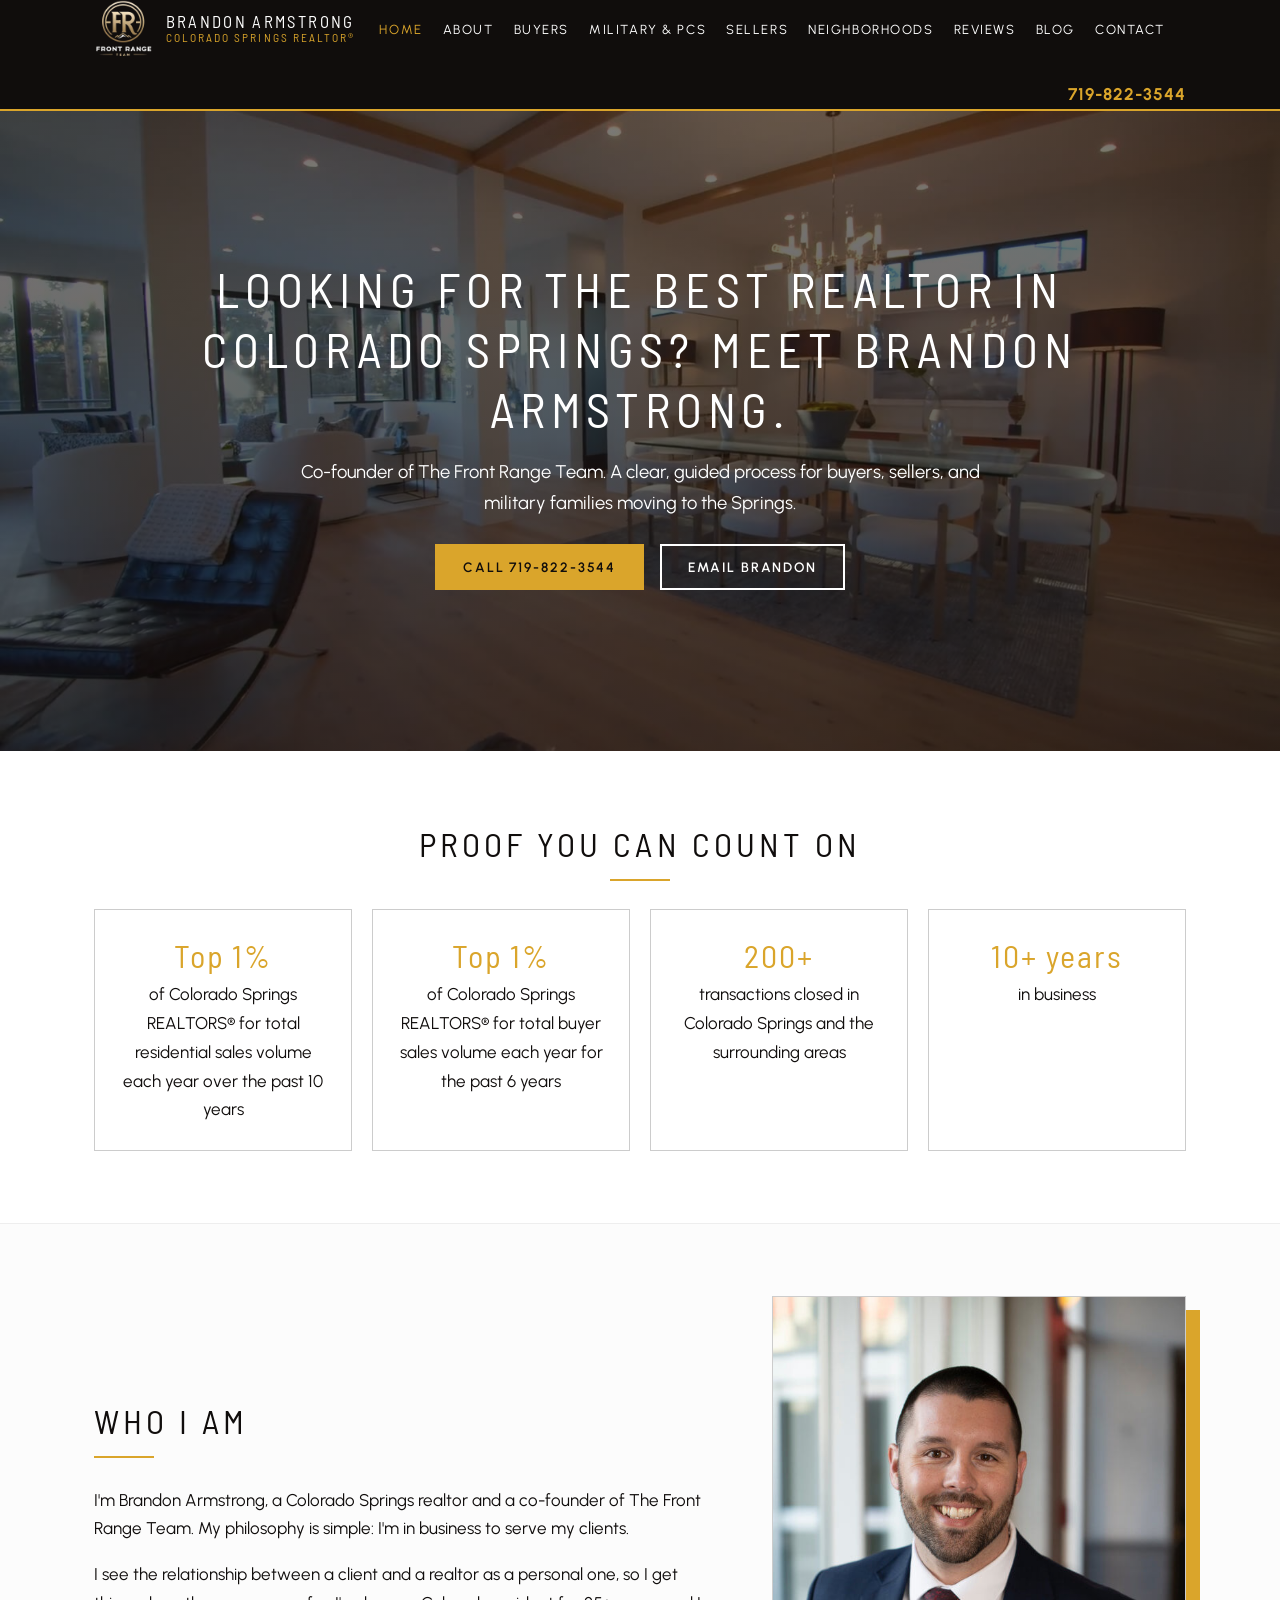
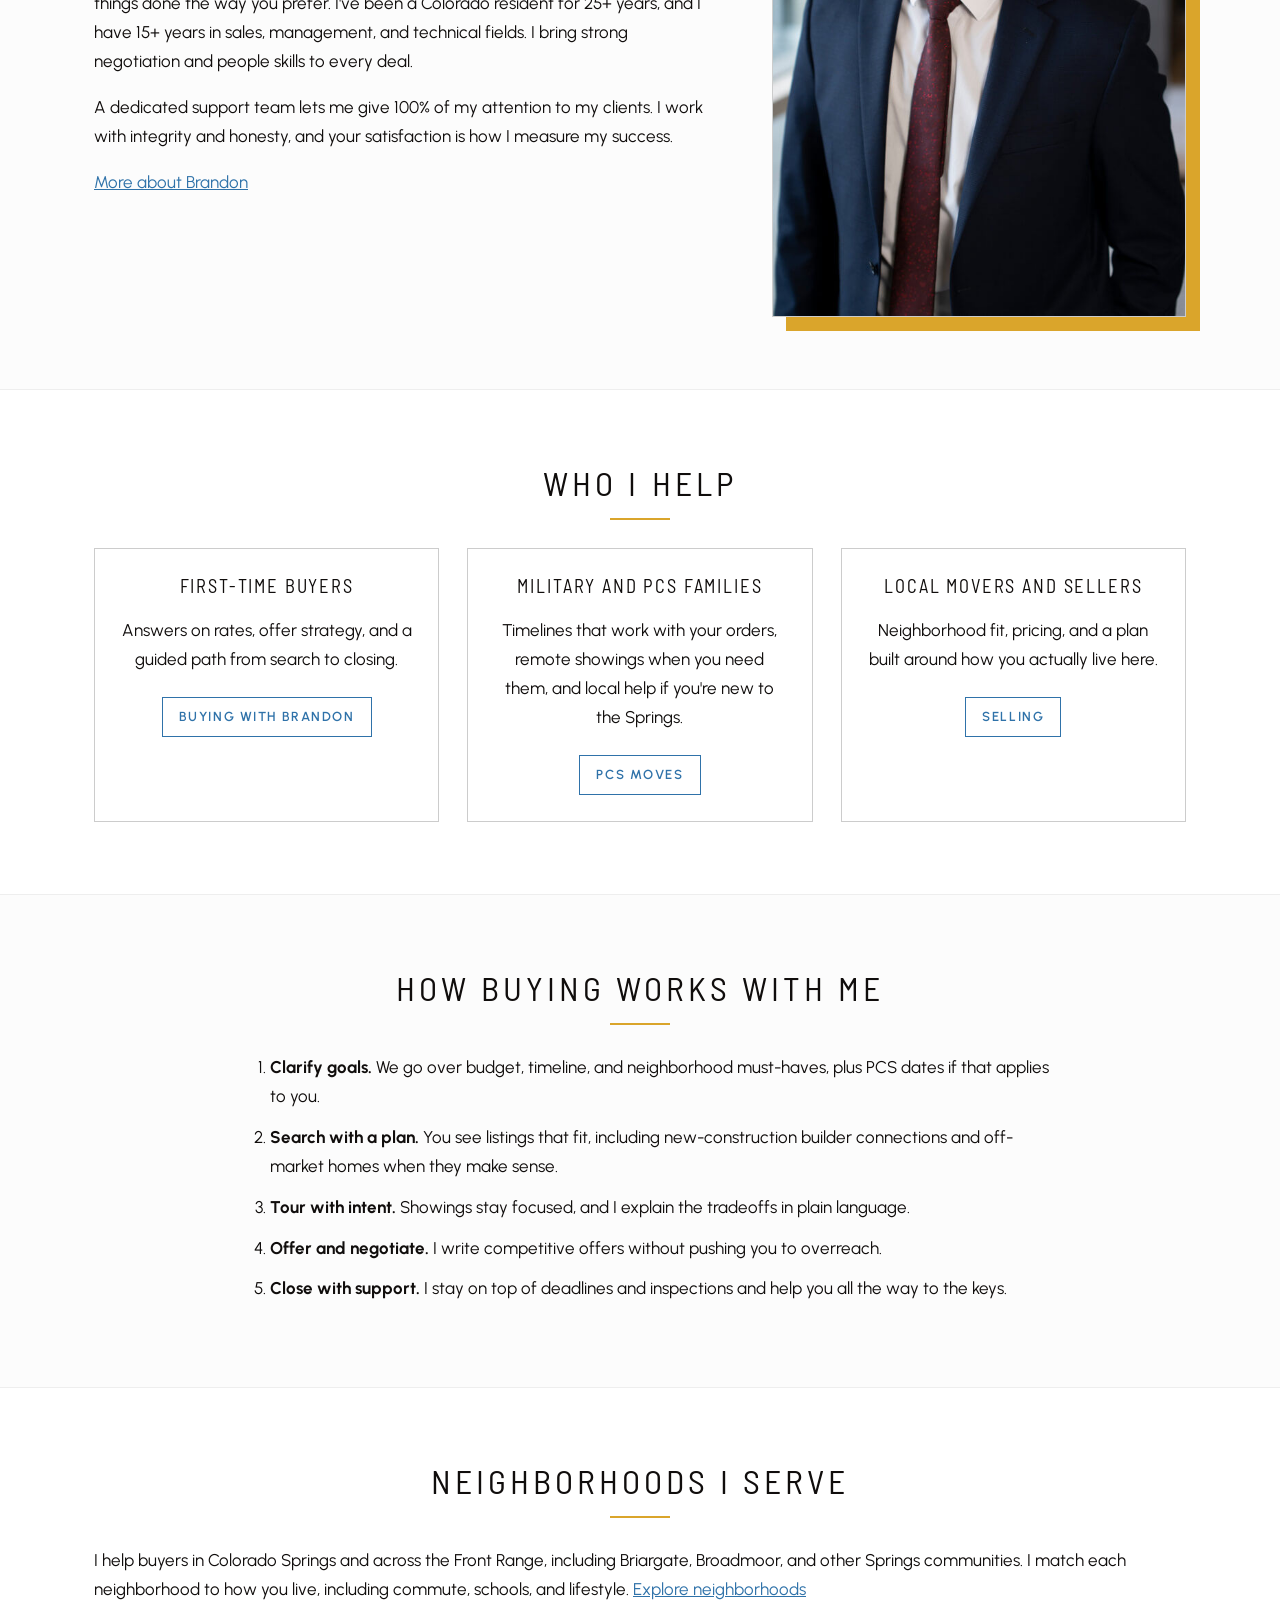
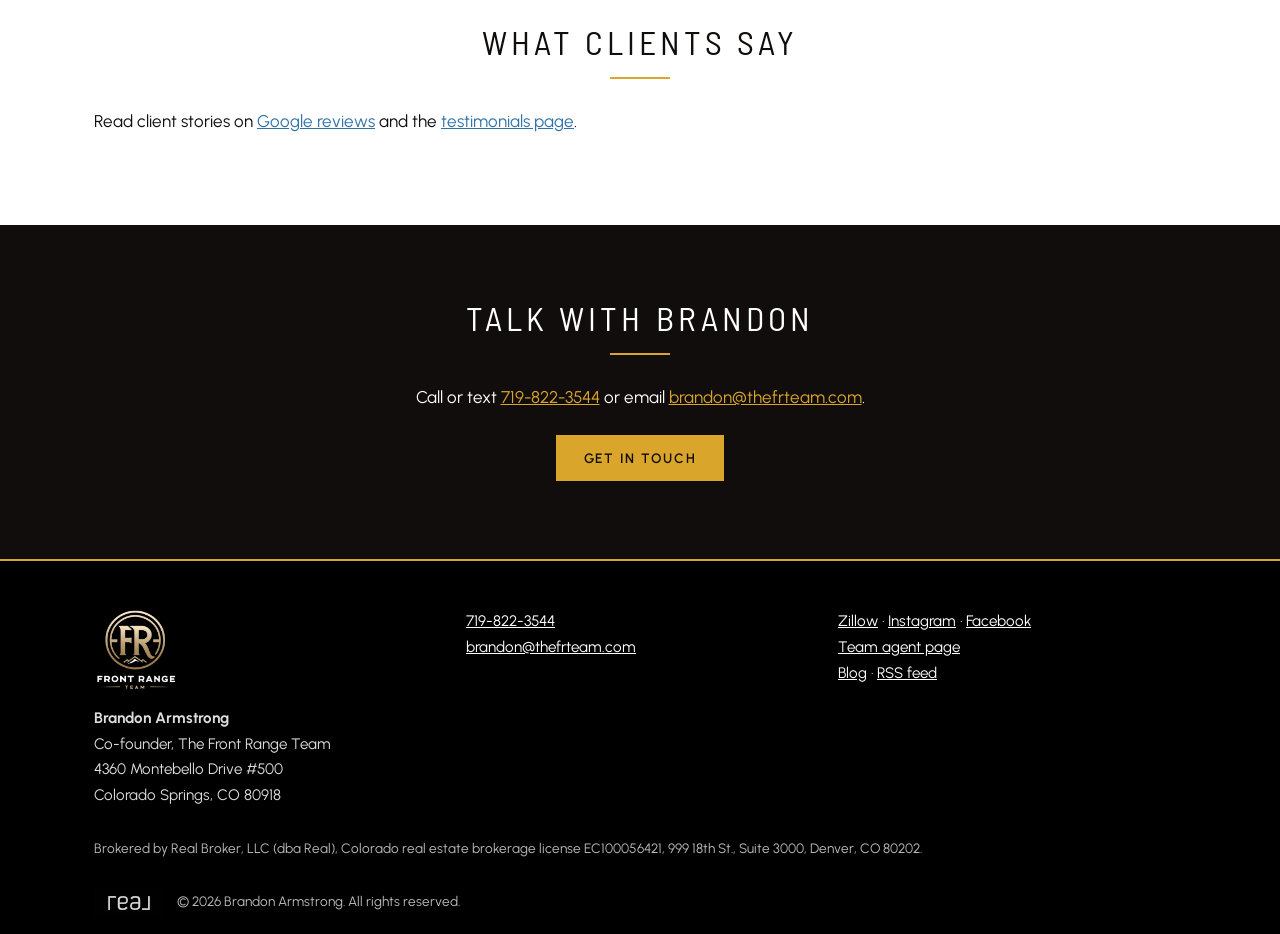
<file: index.html>
<!doctype html>
<html lang="en"><head><meta charset="utf-8"><meta name="viewport" content="width=device-width,initial-scale=1">
<title>Best Realtor in Colorado Springs | Brandon Armstrong</title><meta name="description" content="Looking for the best realtor in Colorado Springs? Brandon Armstrong has 10+ years in business, 200+ transactions closed in Colorado Springs and the surrounding areas, and a military/PCS specialty."><link rel="canonical" href="https://brandonarmstrongrealtor.com/"><link rel="alternate" type="application/rss+xml" title="Brandon Armstrong Blog" href="https://brandonarmstrongrealtor.com/blog/feed.xml">
<meta property="og:type" content="website"><meta property="og:title" content="Best Realtor in Colorado Springs | Brandon Armstrong"><meta property="og:description" content="Looking for the best realtor in Colorado Springs? Brandon Armstrong has 10+ years in business, 200+ transactions closed in Colorado Springs and the surrounding areas, and a military/PCS specialty."><meta property="og:url" content="https://brandonarmstrongrealtor.com/"><meta property="og:site_name" content="Brandon Armstrong, Realtor">
<!-- TODO: add og:image once Brandon supplies a licensed headshot/photo -->
<link rel="icon" href="/assets/favicon.png"><link rel="preconnect" href="https://fonts.googleapis.com"><link href="https://fonts.googleapis.com/css2?family=Urbanist:wght@300;400;600;700&family=Barlow+Semi+Condensed:wght@400;600&display=swap" rel="stylesheet"><link rel="stylesheet" href="/assets/style.css"><script type="application/ld+json">{"@context": "https://schema.org", "@type": "RealEstateAgent", "name": "Brandon Armstrong", "url": "https://brandonarmstrongrealtor.com/", "telephone": "+1-719-822-3544", "email": "brandon@thefrteam.com", "address": {"@type": "PostalAddress", "streetAddress": "4360 Montebello Drive #500", "addressLocality": "Colorado Springs", "addressRegion": "CO", "postalCode": "80918", "addressCountry": "US"}, "areaServed": ["Colorado Springs, CO", "Front Range, CO"], "memberOf": {"@type": "Organization", "name": "The Front Range Team"}, "description": "Colorado Springs realtor and co-founder of The Front Range Team. 10+ years in business, 200+ transactions closed in Colorado Springs and the surrounding areas, military/PCS specialty.", "sameAs": ["https://www.zillow.com/profile/brandonarmstrongco", "https://www.instagram.com/mrbearmstrong/", "https://www.facebook.com/mrbrandonarmstrong", "https://coloradospringshomesearches.com/brandon-armstrong/"]}</script></head><body>
<a class="skip" href="#main">Skip to content</a>
<header class="site"><div class="wrap bar"><a class="brand" href="/"><img src="/assets/frt-logo.png" alt="The Front Range Team logo" width="84" height="56"><span class="bn">Brandon Armstrong<span>Colorado Springs REALTOR®</span></span></a>
<button class="menu" aria-expanded="false" aria-controls="nav">Menu</button>
<nav id="nav" aria-label="Main"><ul><li><a href="/" aria-current="page">Home</a></li><li><a href="/about.html">About</a></li><li><a href="/buyers.html">Buyers</a></li><li><a href="/military-pcs.html">Military &amp; PCS</a></li><li><a href="/sellers.html">Sellers</a></li><li><a href="/neighborhoods.html">Neighborhoods</a></li><li><a href="/reviews.html">Reviews</a></li><li><a href="/blog/">Blog</a></li><li><a href="/contact.html">Contact</a></li></ul></nav><a class="phone" href="tel:7198223544">719-822-3544</a></div></header>
<main id="main"><section class="hero has-video"><video class="hero-video" autoplay muted loop playsinline preload="metadata" poster="/assets/hero-poster.jpg" aria-hidden="true"><source src="/assets/hero-video.mp4" type="video/mp4"></video><div class="hero-overlay"></div><div class="wrap"><h1>Looking for the best realtor in Colorado Springs? Meet Brandon Armstrong.</h1><p class="lead">Co-founder of The Front Range Team. A clear, guided process for buyers, sellers, and military families moving to the Springs.</p><p><a class="btn" href="tel:7198223544">Call 719-822-3544</a> <a class="btn ghost" href="contact.html">Email Brandon</a></p></div></section><section><div class="wrap"><h2>Proof you can count on</h2><ul class="proof">
<li><strong>Top 1%</strong> of Colorado Springs REALTORS® for total residential sales volume each year over the past 10 years</li>
<li><strong>Top 1%</strong> of Colorado Springs REALTORS® for total buyer sales volume each year for the past 6 years</li>
<li><strong>200+</strong> transactions closed in Colorado Springs and the surrounding areas</li>
<li><strong>10+ years</strong> in business</li></ul></div></section>
<section class="alt"><div class="wrap split"><div><h2>Who I am</h2><p>I'm Brandon Armstrong, a Colorado Springs realtor and a co-founder of The Front Range Team. My philosophy is simple: I'm in business to serve my clients.</p>
<p>I see the relationship between a client and a realtor as a personal one, so I get things done the way you prefer. I've been a Colorado resident for 25+ years, and I have 15+ years in sales, management, and technical fields. I bring strong negotiation and people skills to every deal.</p>
<p>A dedicated support team lets me give 100% of my attention to my clients. I work with integrity and honesty, and your satisfaction is how I measure my success.</p><p><a href="about.html">More about Brandon</a></p></div><div><!-- Photo: "Brandon Armstrong" profile image from coloradospringshomesearches.com/our-team/ (labeled Brandon Armstrong). -->
<img class="headshot" src="/assets/brandon-armstrong.jpg" alt="Brandon Armstrong, Colorado Springs realtor" width="600" height="900" loading="lazy"></div></div></section>
<section><div class="wrap"><h2>Who I help</h2><div class="cards">
<div class="card"><h3>First-time buyers</h3><p>Answers on rates, offer strategy, and a guided path from search to closing.</p><a href="buyers.html">Buying with Brandon</a></div>
<div class="card"><h3>Military and PCS families</h3><p>Timelines that work with your orders, remote showings when you need them, and local help if you're new to the Springs.</p><a href="military-pcs.html">PCS moves</a></div>
<div class="card"><h3>Local movers and sellers</h3><p>Neighborhood fit, pricing, and a plan built around how you actually live here.</p><a href="sellers.html">Selling</a></div></div></div></section>
<section class="alt"><div class="wrap"><h2>How buying works with me</h2><ol class="steps"><li><strong>Clarify goals.</strong> We go over budget, timeline, and neighborhood must-haves, plus PCS dates if that applies to you.</li>
<li><strong>Search with a plan.</strong> You see listings that fit, including new-construction builder connections and off-market homes when they make sense.</li>
<li><strong>Tour with intent.</strong> Showings stay focused, and I explain the tradeoffs in plain language.</li>
<li><strong>Offer and negotiate.</strong> I write competitive offers without pushing you to overreach.</li>
<li><strong>Close with support.</strong> I stay on top of deadlines and inspections and help you all the way to the keys.</li></ol></div></section>
<section><div class="wrap"><h2>Neighborhoods I serve</h2><p>I help buyers in Colorado Springs and across the Front Range, including Briargate, Broadmoor, and other Springs communities. I match each neighborhood to how you live, including commute, schools, and lifestyle. <a href="neighborhoods.html">Explore neighborhoods</a></p>
<h2>What clients say</h2><p>Read client stories on <a href="https://share.google/EjifjvOfYeDzl4lYF" rel="noopener">Google reviews</a> and the <a href="https://coloradospringshomesearches.com/testimonials/" rel="noopener">testimonials page</a>.</p></div></section><section class="cta"><div class="wrap"><h2>Talk with Brandon</h2><p>Call or text <a href="tel:7198223544">719-822-3544</a> or email <a href="mailto:brandon@thefrteam.com">brandon@thefrteam.com</a>.</p><a class="btn" href="/contact.html">Get in touch</a></div></section></main>
<footer class="site"><div class="wrap cols"><div><img class="flogo" src="/assets/frt-logo.png" alt="The Front Range Team logo" width="120" height="80" loading="lazy"><br><strong>Brandon Armstrong</strong><br>Co-founder, The Front Range Team<br>4360 Montebello Drive #500<br>Colorado Springs, CO 80918</div>
<div><a href="tel:7198223544">719-822-3544</a><br><a href="mailto:brandon@thefrteam.com">brandon@thefrteam.com</a></div>
<div><a href="https://www.zillow.com/profile/brandonarmstrongco" rel="noopener">Zillow</a> · <a href="https://www.instagram.com/mrbearmstrong/" rel="noopener">Instagram</a> · <a href="https://www.facebook.com/mrbrandonarmstrong" rel="noopener">Facebook</a><br><a href="https://coloradospringshomesearches.com/brandon-armstrong/" rel="noopener">Team agent page</a><br><a href="/blog/">Blog</a> · <a href="/blog/feed.xml">RSS feed</a></div></div>
<p class="wrap small brokerage">Brokered by Real Broker, LLC (dba Real), Colorado real estate brokerage license EC100056421, 999 18th St., Suite 3000, Denver, CO 80202.</p>
<p class="wrap small"><img src="/assets/real-logo.jpg" alt="Real Broker logo" height="30" loading="lazy" class="rlogo"> &copy; <span id="y">2026</span> Brandon Armstrong. All rights reserved.</p></footer>
<script src="/assets/site.js" defer></script></body></html>
</file>
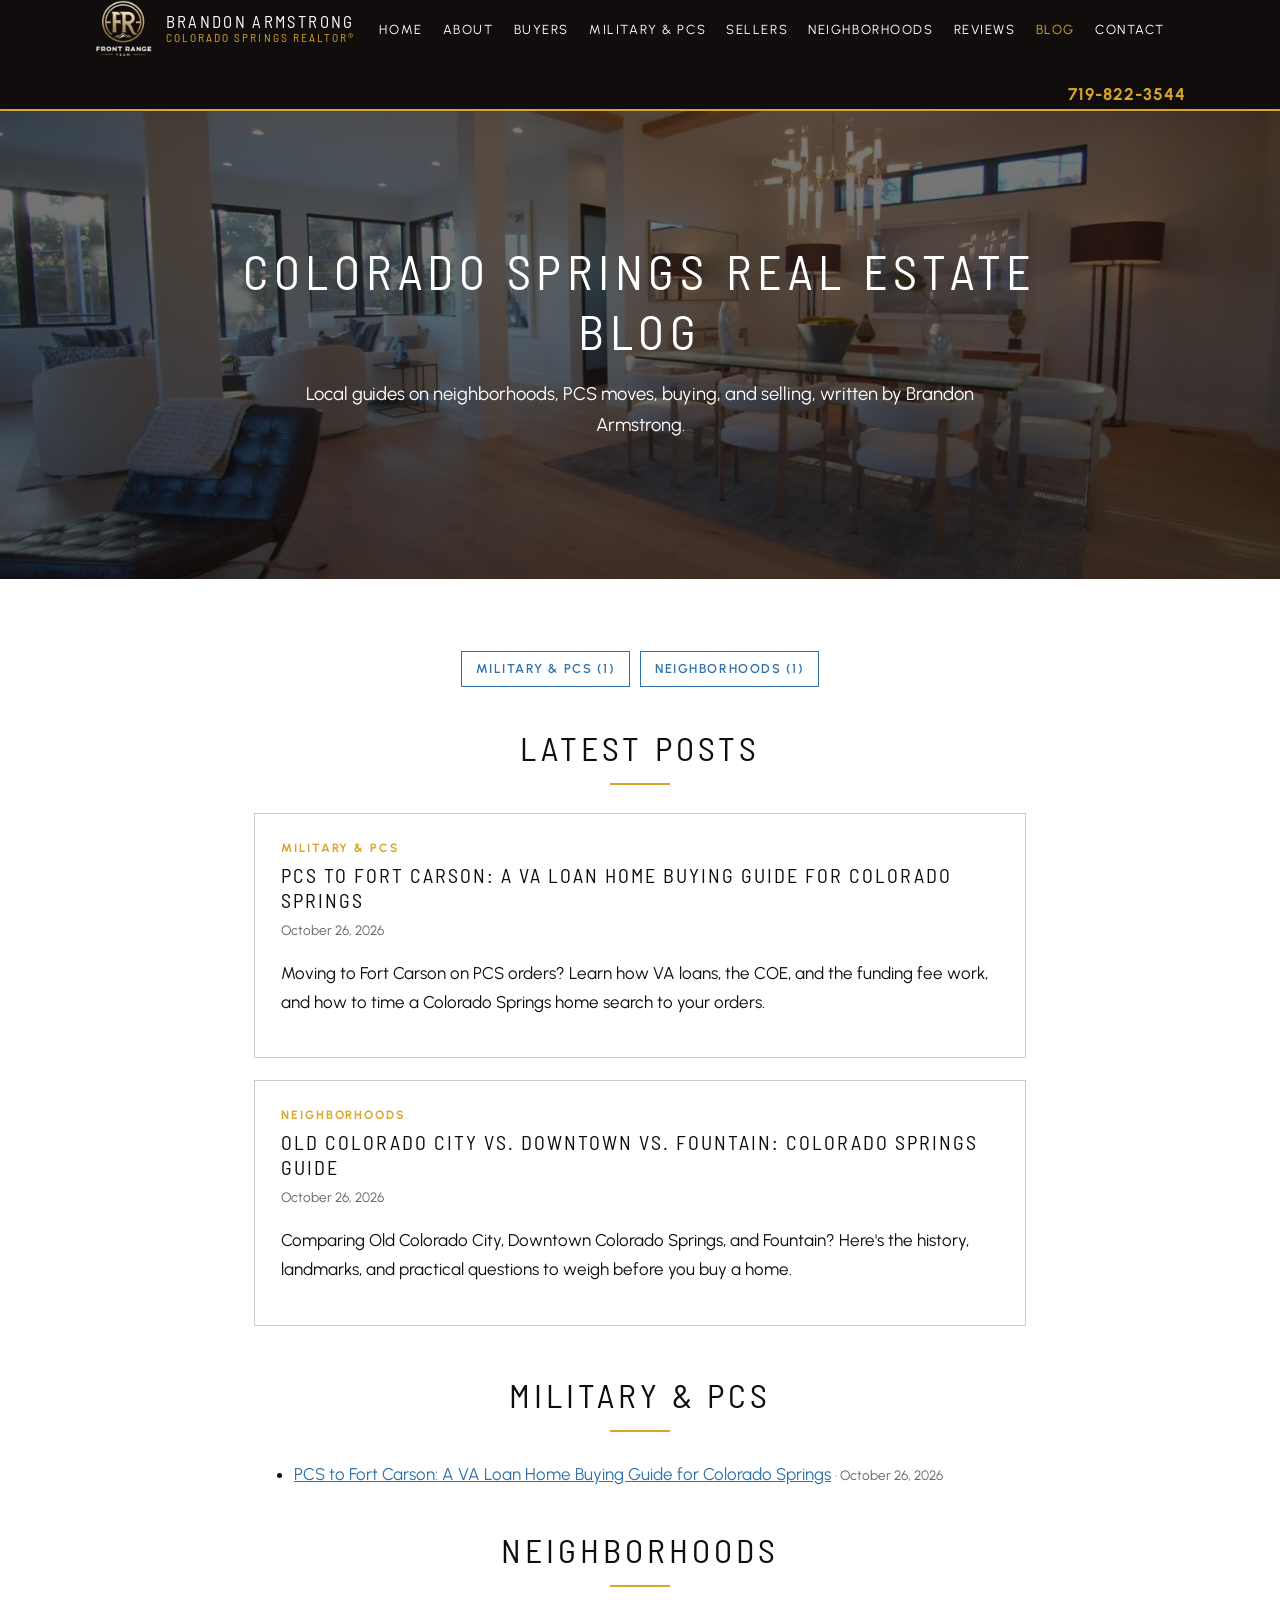
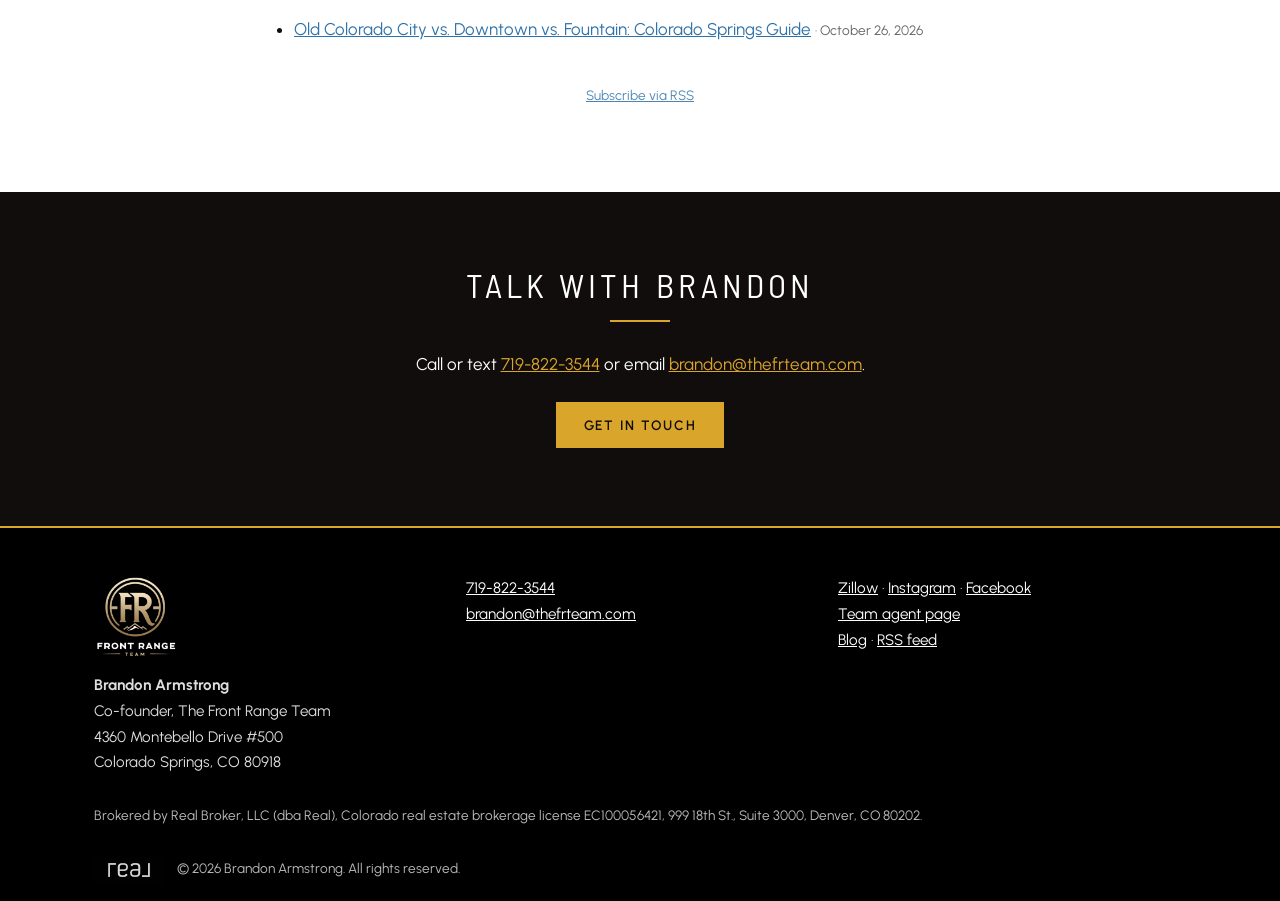
<file: blog/index.html>
<!doctype html>
<html lang="en"><head><meta charset="utf-8"><meta name="viewport" content="width=device-width,initial-scale=1">
<title>Colorado Springs Real Estate Blog | Brandon Armstrong</title><meta name="description" content="Colorado Springs real estate guides from Brandon Armstrong: neighborhoods, military and PCS moves, buying and selling, with sources cited."><link rel="canonical" href="https://brandonarmstrongrealtor.com/blog/"><link rel="alternate" type="application/rss+xml" title="Brandon Armstrong Blog" href="https://brandonarmstrongrealtor.com/blog/feed.xml">
<meta property="og:type" content="website"><meta property="og:title" content="Colorado Springs Real Estate Blog | Brandon Armstrong"><meta property="og:description" content="Colorado Springs real estate guides from Brandon Armstrong: neighborhoods, military and PCS moves, buying and selling, with sources cited."><meta property="og:url" content="https://brandonarmstrongrealtor.com/blog/"><meta property="og:site_name" content="Brandon Armstrong, Realtor">
<!-- TODO: add og:image once Brandon supplies a licensed headshot/photo -->
<link rel="icon" href="/assets/favicon.png"><link rel="preconnect" href="https://fonts.googleapis.com"><link href="https://fonts.googleapis.com/css2?family=Urbanist:wght@300;400;600;700&family=Barlow+Semi+Condensed:wght@400;600&display=swap" rel="stylesheet"><link rel="stylesheet" href="/assets/style.css"><script type="application/ld+json">{"@context": "https://schema.org", "@type": "Blog", "@id": "https://brandonarmstrongrealtor.com/blog/", "url": "https://brandonarmstrongrealtor.com/blog/", "name": "Brandon Armstrong Blog", "description": "Colorado Springs real estate guides from Brandon Armstrong, REALTOR® with The Front Range Team.", "inLanguage": "en-US", "author": {"@type": "Person", "name": "Brandon Armstrong", "jobTitle": "REALTOR®", "url": "https://brandonarmstrongrealtor.com/about.html", "telephone": "+1-719-822-3544", "email": "brandon@thefrteam.com", "worksFor": {"@type": "Organization", "name": "The Front Range Team", "address": {"@type": "PostalAddress", "streetAddress": "4360 Montebello Drive #500", "addressLocality": "Colorado Springs", "addressRegion": "CO", "postalCode": "80918", "addressCountry": "US"}}, "areaServed": "Colorado Springs, CO"}, "blogPost": [{"@type": "BlogPosting", "headline": "PCS to Fort Carson: A VA Loan Home Buying Guide for Colorado Springs", "url": "https://brandonarmstrongrealtor.com/blog/pcs-to-fort-carson-va-loan-buying-guide.html", "datePublished": "2026-10-26"}, {"@type": "BlogPosting", "headline": "Old Colorado City vs. Downtown vs. Fountain: Colorado Springs Guide", "url": "https://brandonarmstrongrealtor.com/blog/old-colorado-city-vs-downtown-vs-fountain.html", "datePublished": "2026-10-26"}]}</script><script type="application/ld+json">{"@context": "https://schema.org", "@type": "BreadcrumbList", "itemListElement": [{"@type": "ListItem", "position": 1, "name": "Home", "item": "https://brandonarmstrongrealtor.com/"}, {"@type": "ListItem", "position": 2, "name": "Blog", "item": "https://brandonarmstrongrealtor.com/blog/"}]}</script></head><body>
<a class="skip" href="#main">Skip to content</a>
<header class="site"><div class="wrap bar"><a class="brand" href="/"><img src="/assets/frt-logo.png" alt="The Front Range Team logo" width="84" height="56"><span class="bn">Brandon Armstrong<span>Colorado Springs REALTOR®</span></span></a>
<button class="menu" aria-expanded="false" aria-controls="nav">Menu</button>
<nav id="nav" aria-label="Main"><ul><li><a href="/">Home</a></li><li><a href="/about.html">About</a></li><li><a href="/buyers.html">Buyers</a></li><li><a href="/military-pcs.html">Military &amp; PCS</a></li><li><a href="/sellers.html">Sellers</a></li><li><a href="/neighborhoods.html">Neighborhoods</a></li><li><a href="/reviews.html">Reviews</a></li><li><a href="/blog/" aria-current="page">Blog</a></li><li><a href="/contact.html">Contact</a></li></ul></nav><a class="phone" href="tel:7198223544">719-822-3544</a></div></header>
<main id="main"><section class="hero" style="background-image:linear-gradient(rgba(16,13,12,.55),rgba(16,13,12,.7)),url(/assets/hero-poster.jpg)"><div class="wrap"><h1>Colorado Springs real estate blog</h1><p class="lead">Local guides on neighborhoods, PCS moves, buying, and selling, written by Brandon Armstrong.</p></div></section><section><div class="wrap narrow blog-index"><div class="chips" aria-label="Categories"><a class="chip" href="#cat-military-pcs">Military &amp; PCS (1)</a><a class="chip" href="#cat-neighborhoods">Neighborhoods (1)</a></div><h2>Latest posts</h2><ul class="post-list"><li class="post-card"><p class="post-cat">Military &amp; PCS</p><h3><a href="/blog/pcs-to-fort-carson-va-loan-buying-guide.html">PCS to Fort Carson: A VA Loan Home Buying Guide for Colorado Springs</a></h3><p class="post-meta"><time datetime="2026-10-26">October 26, 2026</time></p><p>Moving to Fort Carson on PCS orders? Learn how VA loans, the COE, and the funding fee work, and how to time a Colorado Springs home search to your orders.</p></li><li class="post-card"><p class="post-cat">Neighborhoods</p><h3><a href="/blog/old-colorado-city-vs-downtown-vs-fountain.html">Old Colorado City vs. Downtown vs. Fountain: Colorado Springs Guide</a></h3><p class="post-meta"><time datetime="2026-10-26">October 26, 2026</time></p><p>Comparing Old Colorado City, Downtown Colorado Springs, and Fountain? Here&#x27;s the history, landmarks, and practical questions to weigh before you buy a home.</p></li></ul><h2 id="cat-military-pcs">Military &amp; PCS</h2><ul class="cat-list"><li><a href="/blog/pcs-to-fort-carson-va-loan-buying-guide.html">PCS to Fort Carson: A VA Loan Home Buying Guide for Colorado Springs</a> <span class="post-meta">· October 26, 2026</span></li></ul><h2 id="cat-neighborhoods">Neighborhoods</h2><ul class="cat-list"><li><a href="/blog/old-colorado-city-vs-downtown-vs-fountain.html">Old Colorado City vs. Downtown vs. Fountain: Colorado Springs Guide</a> <span class="post-meta">· October 26, 2026</span></li></ul><p class="small center"><a href="/blog/feed.xml">Subscribe via RSS</a></p></div></section><section class="cta"><div class="wrap"><h2>Talk with Brandon</h2><p>Call or text <a href="tel:7198223544">719-822-3544</a> or email <a href="mailto:brandon@thefrteam.com">brandon@thefrteam.com</a>.</p><a class="btn" href="/contact.html">Get in touch</a></div></section></main>
<footer class="site"><div class="wrap cols"><div><img class="flogo" src="/assets/frt-logo.png" alt="The Front Range Team logo" width="120" height="80" loading="lazy"><br><strong>Brandon Armstrong</strong><br>Co-founder, The Front Range Team<br>4360 Montebello Drive #500<br>Colorado Springs, CO 80918</div>
<div><a href="tel:7198223544">719-822-3544</a><br><a href="mailto:brandon@thefrteam.com">brandon@thefrteam.com</a></div>
<div><a href="https://www.zillow.com/profile/brandonarmstrongco" rel="noopener">Zillow</a> · <a href="https://www.instagram.com/mrbearmstrong/" rel="noopener">Instagram</a> · <a href="https://www.facebook.com/mrbrandonarmstrong" rel="noopener">Facebook</a><br><a href="https://coloradospringshomesearches.com/brandon-armstrong/" rel="noopener">Team agent page</a><br><a href="/blog/">Blog</a> · <a href="/blog/feed.xml">RSS feed</a></div></div>
<p class="wrap small brokerage">Brokered by Real Broker, LLC (dba Real), Colorado real estate brokerage license EC100056421, 999 18th St., Suite 3000, Denver, CO 80202.</p>
<p class="wrap small"><img src="/assets/real-logo.jpg" alt="Real Broker logo" height="30" loading="lazy" class="rlogo"> &copy; <span id="y">2026</span> Brandon Armstrong. All rights reserved.</p></footer>
<script src="/assets/site.js" defer></script></body></html>
</file>
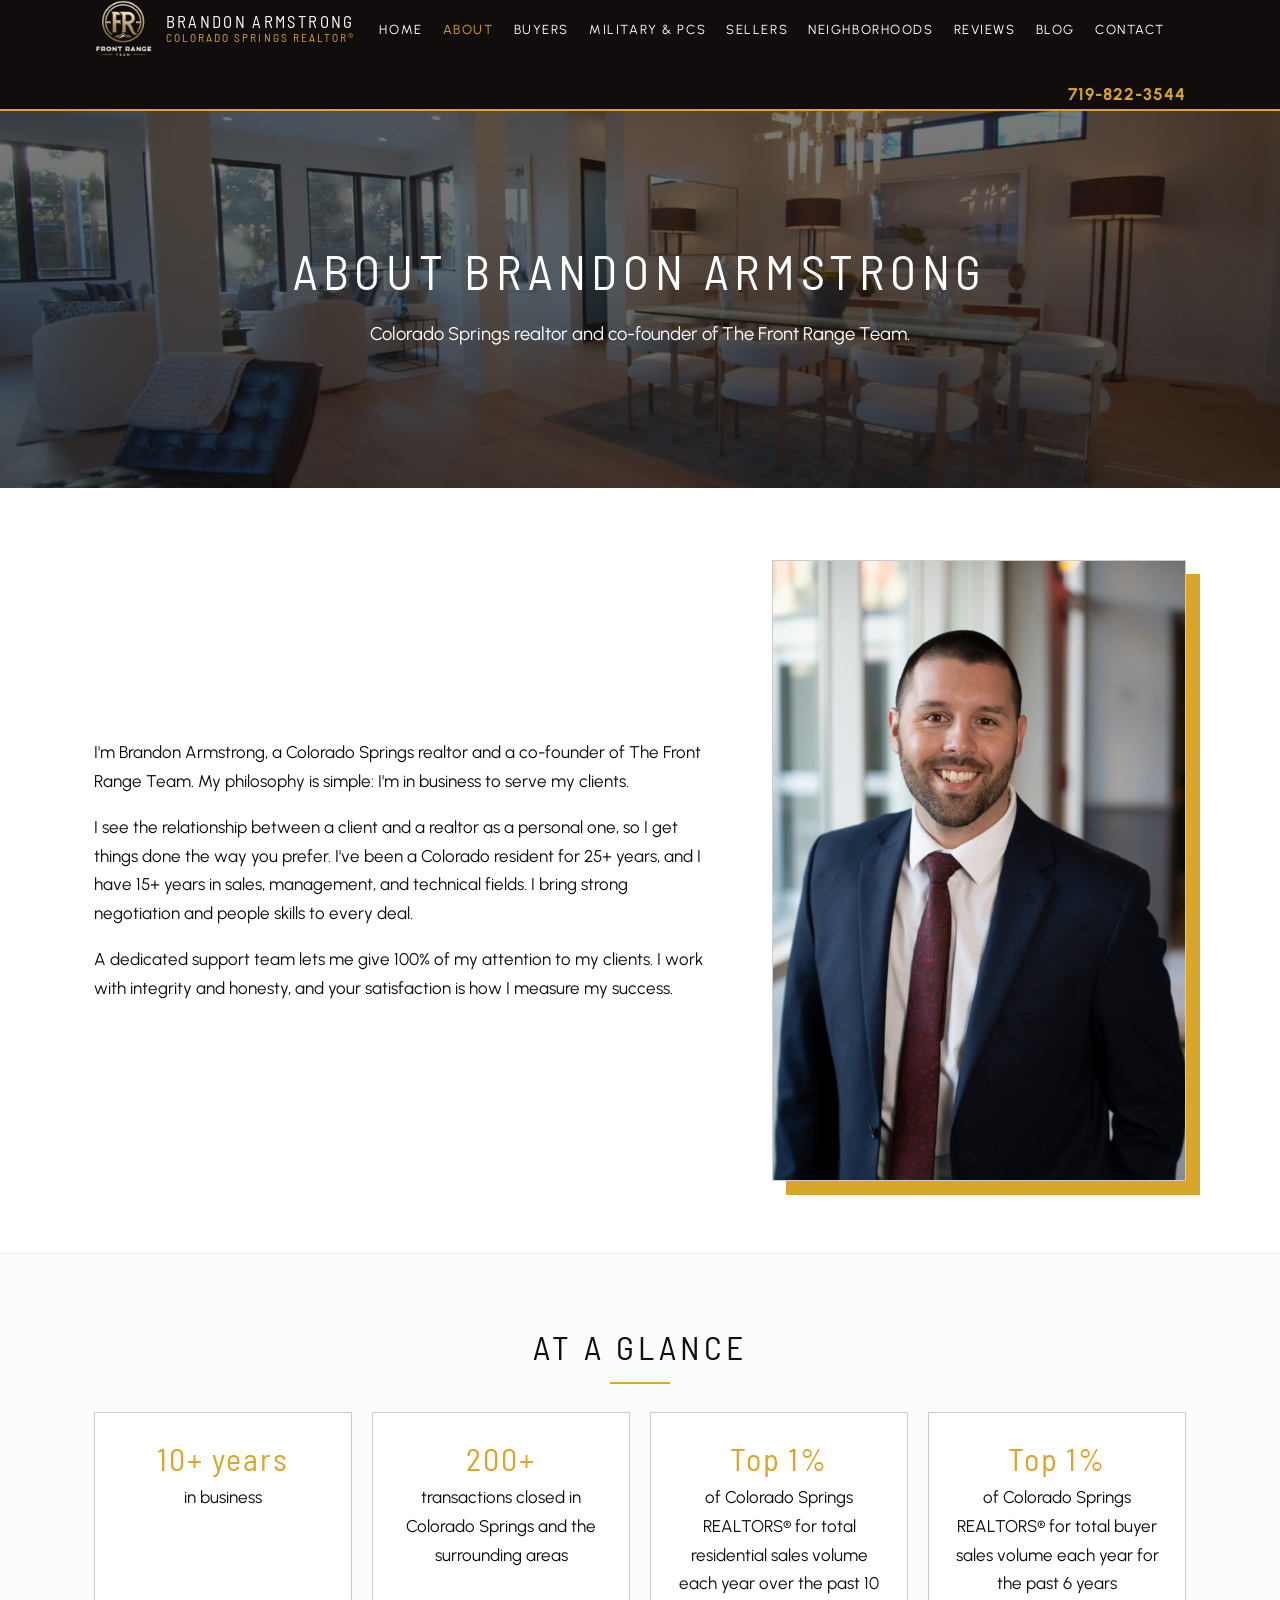
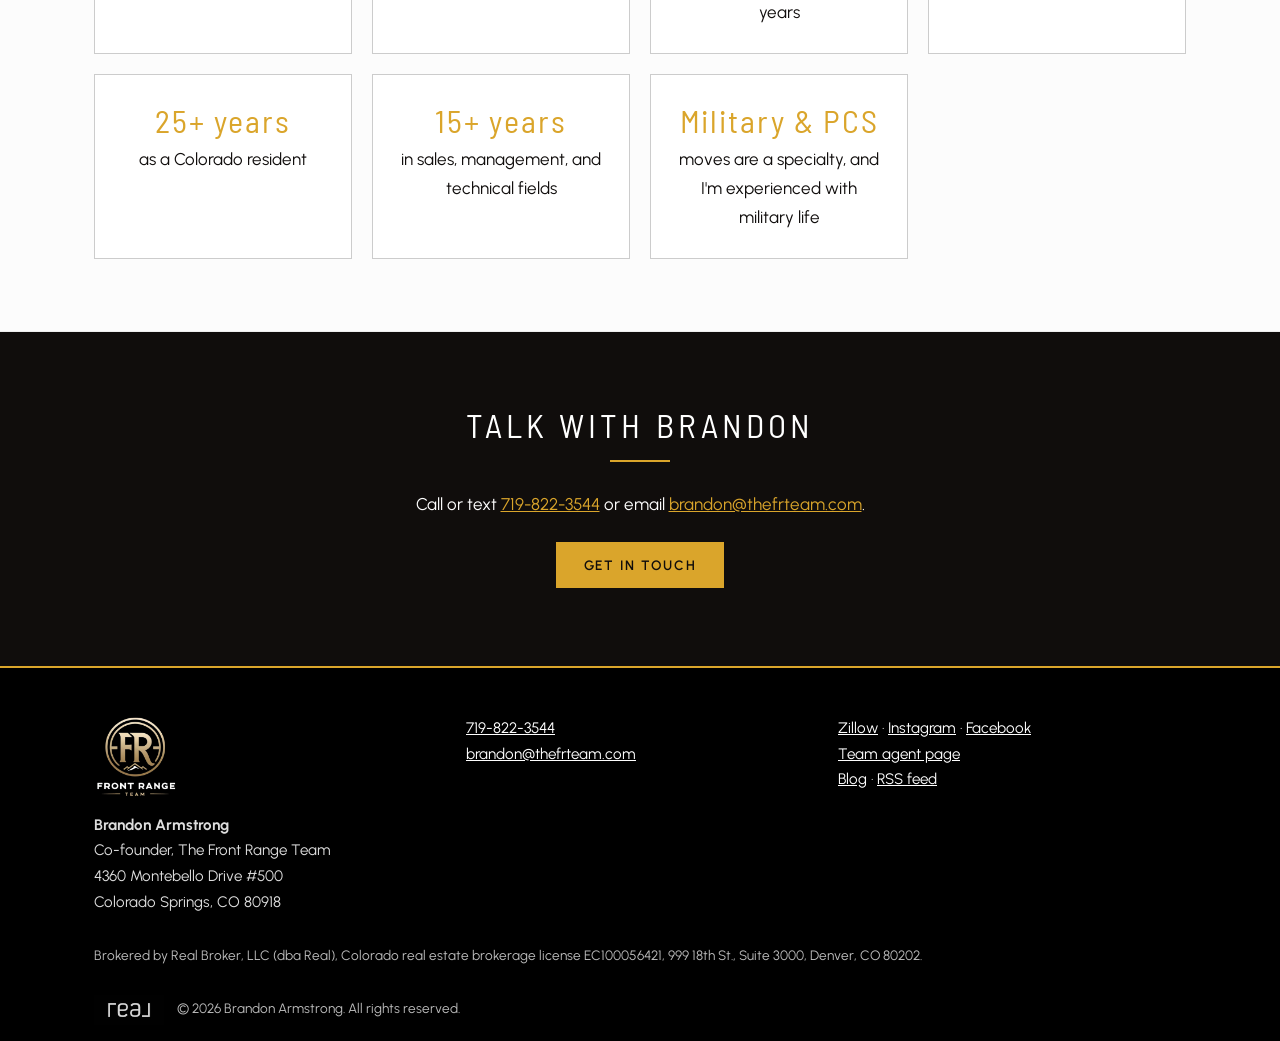
<file: about.html>
<!doctype html>
<html lang="en"><head><meta charset="utf-8"><meta name="viewport" content="width=device-width,initial-scale=1">
<title>About Brandon Armstrong | Colorado Springs Realtor</title><meta name="description" content="Brandon Armstrong is a Colorado Springs realtor, co-founder of The Front Range Team, a Colorado resident for 25+ years with 15+ years in sales, management, and technical fields."><link rel="canonical" href="https://brandonarmstrongrealtor.com/about.html"><link rel="alternate" type="application/rss+xml" title="Brandon Armstrong Blog" href="https://brandonarmstrongrealtor.com/blog/feed.xml">
<meta property="og:type" content="website"><meta property="og:title" content="About Brandon Armstrong | Colorado Springs Realtor"><meta property="og:description" content="Brandon Armstrong is a Colorado Springs realtor, co-founder of The Front Range Team, a Colorado resident for 25+ years with 15+ years in sales, management, and technical fields."><meta property="og:url" content="https://brandonarmstrongrealtor.com/about.html"><meta property="og:site_name" content="Brandon Armstrong, Realtor">
<!-- TODO: add og:image once Brandon supplies a licensed headshot/photo -->
<link rel="icon" href="/assets/favicon.png"><link rel="preconnect" href="https://fonts.googleapis.com"><link href="https://fonts.googleapis.com/css2?family=Urbanist:wght@300;400;600;700&family=Barlow+Semi+Condensed:wght@400;600&display=swap" rel="stylesheet"><link rel="stylesheet" href="/assets/style.css"></head><body>
<a class="skip" href="#main">Skip to content</a>
<header class="site"><div class="wrap bar"><a class="brand" href="/"><img src="/assets/frt-logo.png" alt="The Front Range Team logo" width="84" height="56"><span class="bn">Brandon Armstrong<span>Colorado Springs REALTOR®</span></span></a>
<button class="menu" aria-expanded="false" aria-controls="nav">Menu</button>
<nav id="nav" aria-label="Main"><ul><li><a href="/">Home</a></li><li><a href="/about.html" aria-current="page">About</a></li><li><a href="/buyers.html">Buyers</a></li><li><a href="/military-pcs.html">Military &amp; PCS</a></li><li><a href="/sellers.html">Sellers</a></li><li><a href="/neighborhoods.html">Neighborhoods</a></li><li><a href="/reviews.html">Reviews</a></li><li><a href="/blog/">Blog</a></li><li><a href="/contact.html">Contact</a></li></ul></nav><a class="phone" href="tel:7198223544">719-822-3544</a></div></header>
<main id="main"><section class="hero" style="background-image:linear-gradient(rgba(16,13,12,.55),rgba(16,13,12,.7)),url(/assets/hero-poster.jpg)"><div class="wrap"><h1>About Brandon Armstrong</h1><p class="lead">Colorado Springs realtor and co-founder of The Front Range Team.</p></div></section><section><div class="wrap split"><div><p>I'm Brandon Armstrong, a Colorado Springs realtor and a co-founder of The Front Range Team. My philosophy is simple: I'm in business to serve my clients.</p>
<p>I see the relationship between a client and a realtor as a personal one, so I get things done the way you prefer. I've been a Colorado resident for 25+ years, and I have 15+ years in sales, management, and technical fields. I bring strong negotiation and people skills to every deal.</p>
<p>A dedicated support team lets me give 100% of my attention to my clients. I work with integrity and honesty, and your satisfaction is how I measure my success.</p></div><div><!-- Photo: "Brandon Armstrong" profile image from coloradospringshomesearches.com/our-team/ (labeled Brandon Armstrong). -->
<img class="headshot" src="/assets/brandon-armstrong.jpg" alt="Brandon Armstrong, Colorado Springs realtor" width="600" height="900" loading="lazy"></div></div></section>
<section class="alt"><div class="wrap"><h2>At a glance</h2><ul class="proof">
<li><strong>10+ years</strong> in business</li><li><strong>200+</strong> transactions closed in Colorado Springs and the surrounding areas</li>
<li><strong>Top 1%</strong> of Colorado Springs REALTORS® for total residential sales volume each year over the past 10 years</li>
<li><strong>Top 1%</strong> of Colorado Springs REALTORS® for total buyer sales volume each year for the past 6 years</li>
<li><strong>25+ years</strong> as a Colorado resident</li><li><strong>15+ years</strong> in sales, management, and technical fields</li>
<li><strong>Military &amp; PCS</strong> moves are a specialty, and I'm experienced with military life</li></ul></div></section><section class="cta"><div class="wrap"><h2>Talk with Brandon</h2><p>Call or text <a href="tel:7198223544">719-822-3544</a> or email <a href="mailto:brandon@thefrteam.com">brandon@thefrteam.com</a>.</p><a class="btn" href="/contact.html">Get in touch</a></div></section></main>
<footer class="site"><div class="wrap cols"><div><img class="flogo" src="/assets/frt-logo.png" alt="The Front Range Team logo" width="120" height="80" loading="lazy"><br><strong>Brandon Armstrong</strong><br>Co-founder, The Front Range Team<br>4360 Montebello Drive #500<br>Colorado Springs, CO 80918</div>
<div><a href="tel:7198223544">719-822-3544</a><br><a href="mailto:brandon@thefrteam.com">brandon@thefrteam.com</a></div>
<div><a href="https://www.zillow.com/profile/brandonarmstrongco" rel="noopener">Zillow</a> · <a href="https://www.instagram.com/mrbearmstrong/" rel="noopener">Instagram</a> · <a href="https://www.facebook.com/mrbrandonarmstrong" rel="noopener">Facebook</a><br><a href="https://coloradospringshomesearches.com/brandon-armstrong/" rel="noopener">Team agent page</a><br><a href="/blog/">Blog</a> · <a href="/blog/feed.xml">RSS feed</a></div></div>
<p class="wrap small brokerage">Brokered by Real Broker, LLC (dba Real), Colorado real estate brokerage license EC100056421, 999 18th St., Suite 3000, Denver, CO 80202.</p>
<p class="wrap small"><img src="/assets/real-logo.jpg" alt="Real Broker logo" height="30" loading="lazy" class="rlogo"> &copy; <span id="y">2026</span> Brandon Armstrong. All rights reserved.</p></footer>
<script src="/assets/site.js" defer></script></body></html>
</file>
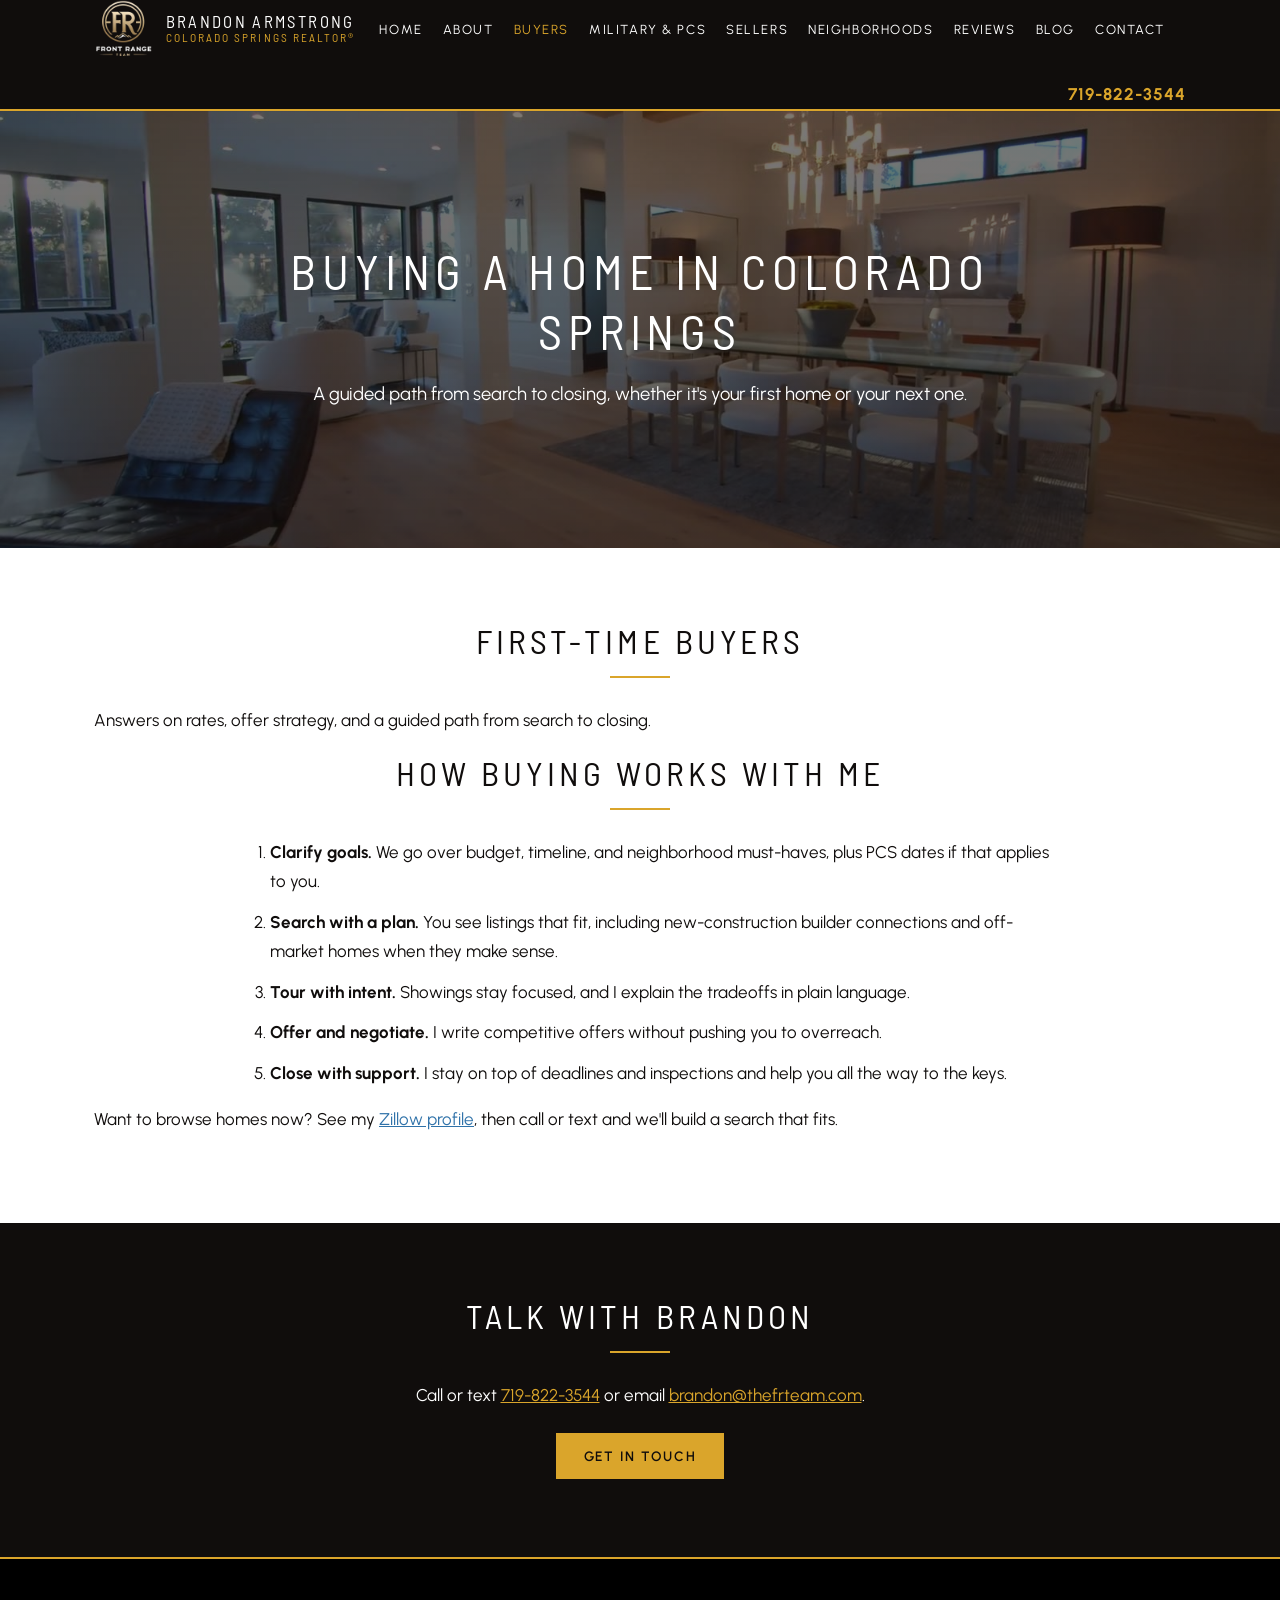
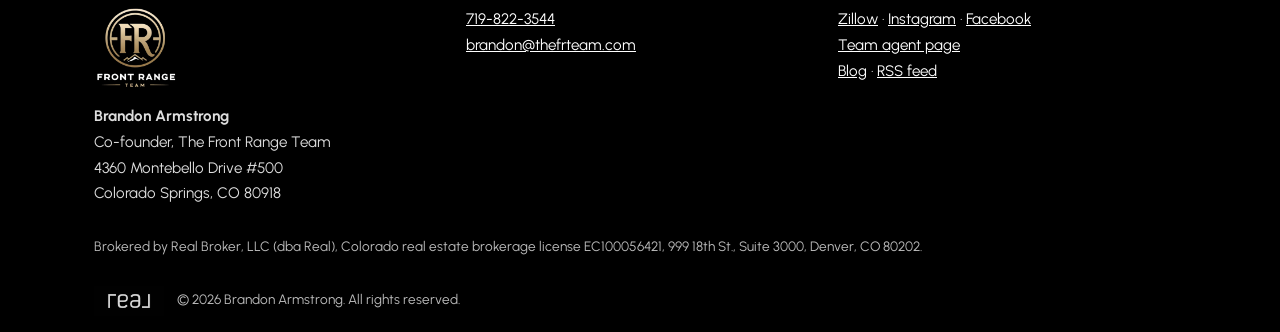
<file: buyers.html>
<!doctype html>
<html lang="en"><head><meta charset="utf-8"><meta name="viewport" content="width=device-width,initial-scale=1">
<title>Buying a Home in Colorado Springs | Brandon Armstrong</title><meta name="description" content="Buy a home in Colorado Springs with a guided, five-step process from Brandon Armstrong: clear goals, a focused search, smart offers, and support all the way to closing."><link rel="canonical" href="https://brandonarmstrongrealtor.com/buyers.html"><link rel="alternate" type="application/rss+xml" title="Brandon Armstrong Blog" href="https://brandonarmstrongrealtor.com/blog/feed.xml">
<meta property="og:type" content="website"><meta property="og:title" content="Buying a Home in Colorado Springs | Brandon Armstrong"><meta property="og:description" content="Buy a home in Colorado Springs with a guided, five-step process from Brandon Armstrong: clear goals, a focused search, smart offers, and support all the way to closing."><meta property="og:url" content="https://brandonarmstrongrealtor.com/buyers.html"><meta property="og:site_name" content="Brandon Armstrong, Realtor">
<!-- TODO: add og:image once Brandon supplies a licensed headshot/photo -->
<link rel="icon" href="/assets/favicon.png"><link rel="preconnect" href="https://fonts.googleapis.com"><link href="https://fonts.googleapis.com/css2?family=Urbanist:wght@300;400;600;700&family=Barlow+Semi+Condensed:wght@400;600&display=swap" rel="stylesheet"><link rel="stylesheet" href="/assets/style.css"></head><body>
<a class="skip" href="#main">Skip to content</a>
<header class="site"><div class="wrap bar"><a class="brand" href="/"><img src="/assets/frt-logo.png" alt="The Front Range Team logo" width="84" height="56"><span class="bn">Brandon Armstrong<span>Colorado Springs REALTOR®</span></span></a>
<button class="menu" aria-expanded="false" aria-controls="nav">Menu</button>
<nav id="nav" aria-label="Main"><ul><li><a href="/">Home</a></li><li><a href="/about.html">About</a></li><li><a href="/buyers.html" aria-current="page">Buyers</a></li><li><a href="/military-pcs.html">Military &amp; PCS</a></li><li><a href="/sellers.html">Sellers</a></li><li><a href="/neighborhoods.html">Neighborhoods</a></li><li><a href="/reviews.html">Reviews</a></li><li><a href="/blog/">Blog</a></li><li><a href="/contact.html">Contact</a></li></ul></nav><a class="phone" href="tel:7198223544">719-822-3544</a></div></header>
<main id="main"><section class="hero" style="background-image:linear-gradient(rgba(16,13,12,.55),rgba(16,13,12,.7)),url(/assets/hero-poster.jpg)"><div class="wrap"><h1>Buying a home in Colorado Springs</h1><p class="lead">A guided path from search to closing, whether it's your first home or your next one.</p></div></section><section><div class="wrap"><h2>First-time buyers</h2><p>Answers on rates, offer strategy, and a guided path from search to closing.</p>
<h2>How buying works with me</h2><ol class="steps"><li><strong>Clarify goals.</strong> We go over budget, timeline, and neighborhood must-haves, plus PCS dates if that applies to you.</li>
<li><strong>Search with a plan.</strong> You see listings that fit, including new-construction builder connections and off-market homes when they make sense.</li>
<li><strong>Tour with intent.</strong> Showings stay focused, and I explain the tradeoffs in plain language.</li>
<li><strong>Offer and negotiate.</strong> I write competitive offers without pushing you to overreach.</li>
<li><strong>Close with support.</strong> I stay on top of deadlines and inspections and help you all the way to the keys.</li></ol>
<p>Want to browse homes now? See my <a href="https://www.zillow.com/profile/brandonarmstrongco" rel="noopener">Zillow profile</a>, then call or text and we'll build a search that fits.</p></div></section><section class="cta"><div class="wrap"><h2>Talk with Brandon</h2><p>Call or text <a href="tel:7198223544">719-822-3544</a> or email <a href="mailto:brandon@thefrteam.com">brandon@thefrteam.com</a>.</p><a class="btn" href="/contact.html">Get in touch</a></div></section></main>
<footer class="site"><div class="wrap cols"><div><img class="flogo" src="/assets/frt-logo.png" alt="The Front Range Team logo" width="120" height="80" loading="lazy"><br><strong>Brandon Armstrong</strong><br>Co-founder, The Front Range Team<br>4360 Montebello Drive #500<br>Colorado Springs, CO 80918</div>
<div><a href="tel:7198223544">719-822-3544</a><br><a href="mailto:brandon@thefrteam.com">brandon@thefrteam.com</a></div>
<div><a href="https://www.zillow.com/profile/brandonarmstrongco" rel="noopener">Zillow</a> · <a href="https://www.instagram.com/mrbearmstrong/" rel="noopener">Instagram</a> · <a href="https://www.facebook.com/mrbrandonarmstrong" rel="noopener">Facebook</a><br><a href="https://coloradospringshomesearches.com/brandon-armstrong/" rel="noopener">Team agent page</a><br><a href="/blog/">Blog</a> · <a href="/blog/feed.xml">RSS feed</a></div></div>
<p class="wrap small brokerage">Brokered by Real Broker, LLC (dba Real), Colorado real estate brokerage license EC100056421, 999 18th St., Suite 3000, Denver, CO 80202.</p>
<p class="wrap small"><img src="/assets/real-logo.jpg" alt="Real Broker logo" height="30" loading="lazy" class="rlogo"> &copy; <span id="y">2026</span> Brandon Armstrong. All rights reserved.</p></footer>
<script src="/assets/site.js" defer></script></body></html>
</file>
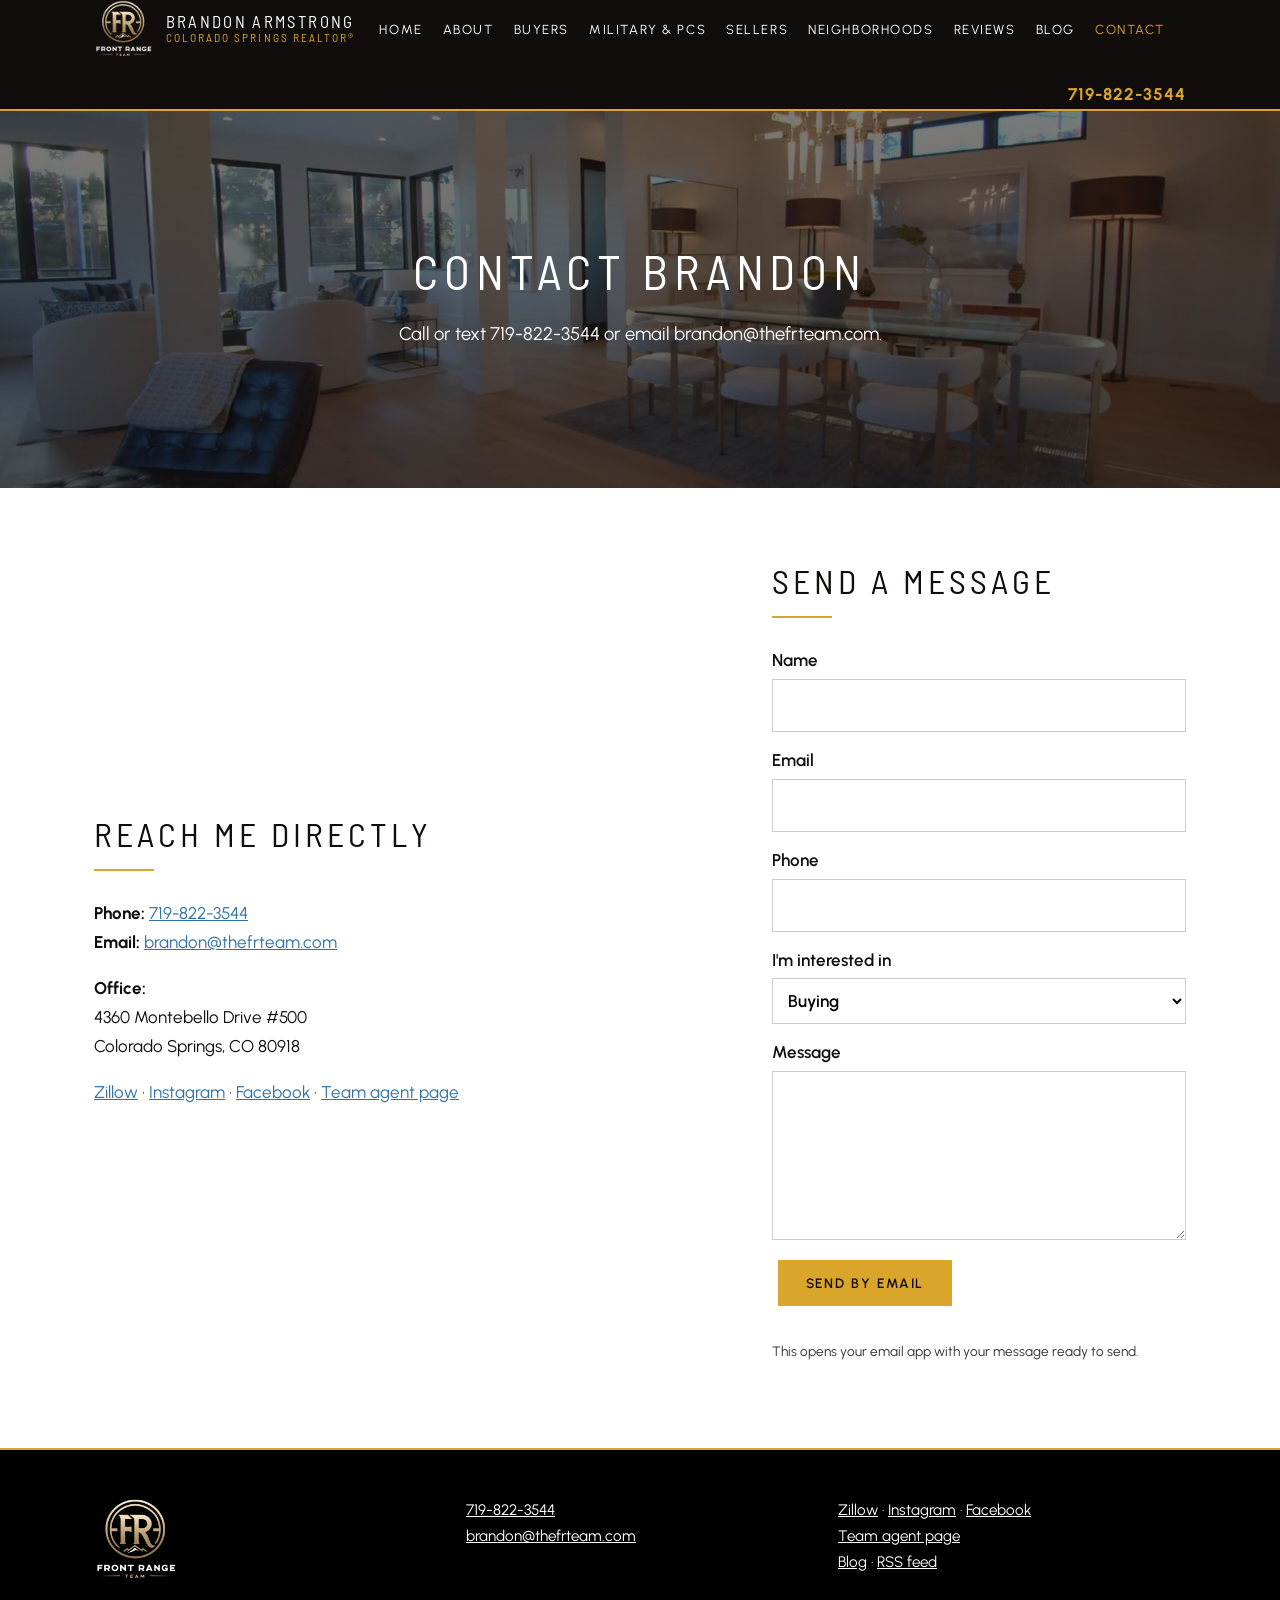
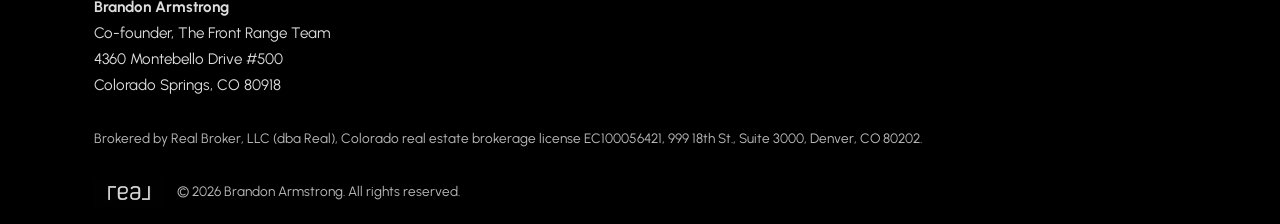
<file: contact.html>
<!doctype html>
<html lang="en"><head><meta charset="utf-8"><meta name="viewport" content="width=device-width,initial-scale=1">
<title>Contact Brandon Armstrong | Colorado Springs Realtor</title><meta name="description" content="Contact Brandon Armstrong, Colorado Springs realtor. Call or text 719-822-3544 or email brandon@thefrteam.com. Office at 4360 Montebello Drive #500."><link rel="canonical" href="https://brandonarmstrongrealtor.com/contact.html"><link rel="alternate" type="application/rss+xml" title="Brandon Armstrong Blog" href="https://brandonarmstrongrealtor.com/blog/feed.xml">
<meta property="og:type" content="website"><meta property="og:title" content="Contact Brandon Armstrong | Colorado Springs Realtor"><meta property="og:description" content="Contact Brandon Armstrong, Colorado Springs realtor. Call or text 719-822-3544 or email brandon@thefrteam.com. Office at 4360 Montebello Drive #500."><meta property="og:url" content="https://brandonarmstrongrealtor.com/contact.html"><meta property="og:site_name" content="Brandon Armstrong, Realtor">
<!-- TODO: add og:image once Brandon supplies a licensed headshot/photo -->
<link rel="icon" href="/assets/favicon.png"><link rel="preconnect" href="https://fonts.googleapis.com"><link href="https://fonts.googleapis.com/css2?family=Urbanist:wght@300;400;600;700&family=Barlow+Semi+Condensed:wght@400;600&display=swap" rel="stylesheet"><link rel="stylesheet" href="/assets/style.css"></head><body>
<a class="skip" href="#main">Skip to content</a>
<header class="site"><div class="wrap bar"><a class="brand" href="/"><img src="/assets/frt-logo.png" alt="The Front Range Team logo" width="84" height="56"><span class="bn">Brandon Armstrong<span>Colorado Springs REALTOR®</span></span></a>
<button class="menu" aria-expanded="false" aria-controls="nav">Menu</button>
<nav id="nav" aria-label="Main"><ul><li><a href="/">Home</a></li><li><a href="/about.html">About</a></li><li><a href="/buyers.html">Buyers</a></li><li><a href="/military-pcs.html">Military &amp; PCS</a></li><li><a href="/sellers.html">Sellers</a></li><li><a href="/neighborhoods.html">Neighborhoods</a></li><li><a href="/reviews.html">Reviews</a></li><li><a href="/blog/">Blog</a></li><li><a href="/contact.html" aria-current="page">Contact</a></li></ul></nav><a class="phone" href="tel:7198223544">719-822-3544</a></div></header>
<main id="main"><section class="hero" style="background-image:linear-gradient(rgba(16,13,12,.55),rgba(16,13,12,.7)),url(/assets/hero-poster.jpg)"><div class="wrap"><h1>Contact Brandon</h1><p class="lead">Call or text 719-822-3544 or email brandon@thefrteam.com.</p></div></section><section><div class="wrap split"><div><h2>Reach me directly</h2>
<p><strong>Phone:</strong> <a href="tel:7198223544">719-822-3544</a><br><strong>Email:</strong> <a href="mailto:brandon@thefrteam.com">brandon@thefrteam.com</a></p>
<p><strong>Office:</strong><br>4360 Montebello Drive #500<br>Colorado Springs, CO 80918</p>
<p><a href="https://www.zillow.com/profile/brandonarmstrongco" rel="noopener">Zillow</a> · <a href="https://www.instagram.com/mrbearmstrong/" rel="noopener">Instagram</a> · <a href="https://www.facebook.com/mrbrandonarmstrong" rel="noopener">Facebook</a> · <a href="https://coloradospringshomesearches.com/brandon-armstrong/" rel="noopener">Team agent page</a></p></div>
<div><h2>Send a message</h2>
<!-- TODO (Brandon): no backend yet. This form opens the visitor's email app (mailto:). To capture leads directly, swap the action for a form service (e.g. Formspree/Netlify Forms) once Brandon picks one. -->
<form id="contact-form" class="form" action="mailto:brandon@thefrteam.com" method="post" enctype="text/plain">
<label>Name <input name="name" required autocomplete="name"></label>
<label>Email <input type="email" name="email" required autocomplete="email"></label>
<label>Phone <input type="tel" name="phone" autocomplete="tel"></label>
<label>I'm interested in <select name="interest"><option>Buying</option><option>Selling</option><option>Military / PCS move</option><option>Other</option></select></label>
<label>Message <textarea name="message" rows="5"></textarea></label>
<button class="btn" type="submit">Send by email</button><p class="small">This opens your email app with your message ready to send.</p></form></div></div></section></main>
<footer class="site"><div class="wrap cols"><div><img class="flogo" src="/assets/frt-logo.png" alt="The Front Range Team logo" width="120" height="80" loading="lazy"><br><strong>Brandon Armstrong</strong><br>Co-founder, The Front Range Team<br>4360 Montebello Drive #500<br>Colorado Springs, CO 80918</div>
<div><a href="tel:7198223544">719-822-3544</a><br><a href="mailto:brandon@thefrteam.com">brandon@thefrteam.com</a></div>
<div><a href="https://www.zillow.com/profile/brandonarmstrongco" rel="noopener">Zillow</a> · <a href="https://www.instagram.com/mrbearmstrong/" rel="noopener">Instagram</a> · <a href="https://www.facebook.com/mrbrandonarmstrong" rel="noopener">Facebook</a><br><a href="https://coloradospringshomesearches.com/brandon-armstrong/" rel="noopener">Team agent page</a><br><a href="/blog/">Blog</a> · <a href="/blog/feed.xml">RSS feed</a></div></div>
<p class="wrap small brokerage">Brokered by Real Broker, LLC (dba Real), Colorado real estate brokerage license EC100056421, 999 18th St., Suite 3000, Denver, CO 80202.</p>
<p class="wrap small"><img src="/assets/real-logo.jpg" alt="Real Broker logo" height="30" loading="lazy" class="rlogo"> &copy; <span id="y">2026</span> Brandon Armstrong. All rights reserved.</p></footer>
<script src="/assets/site.js" defer></script></body></html>
</file>
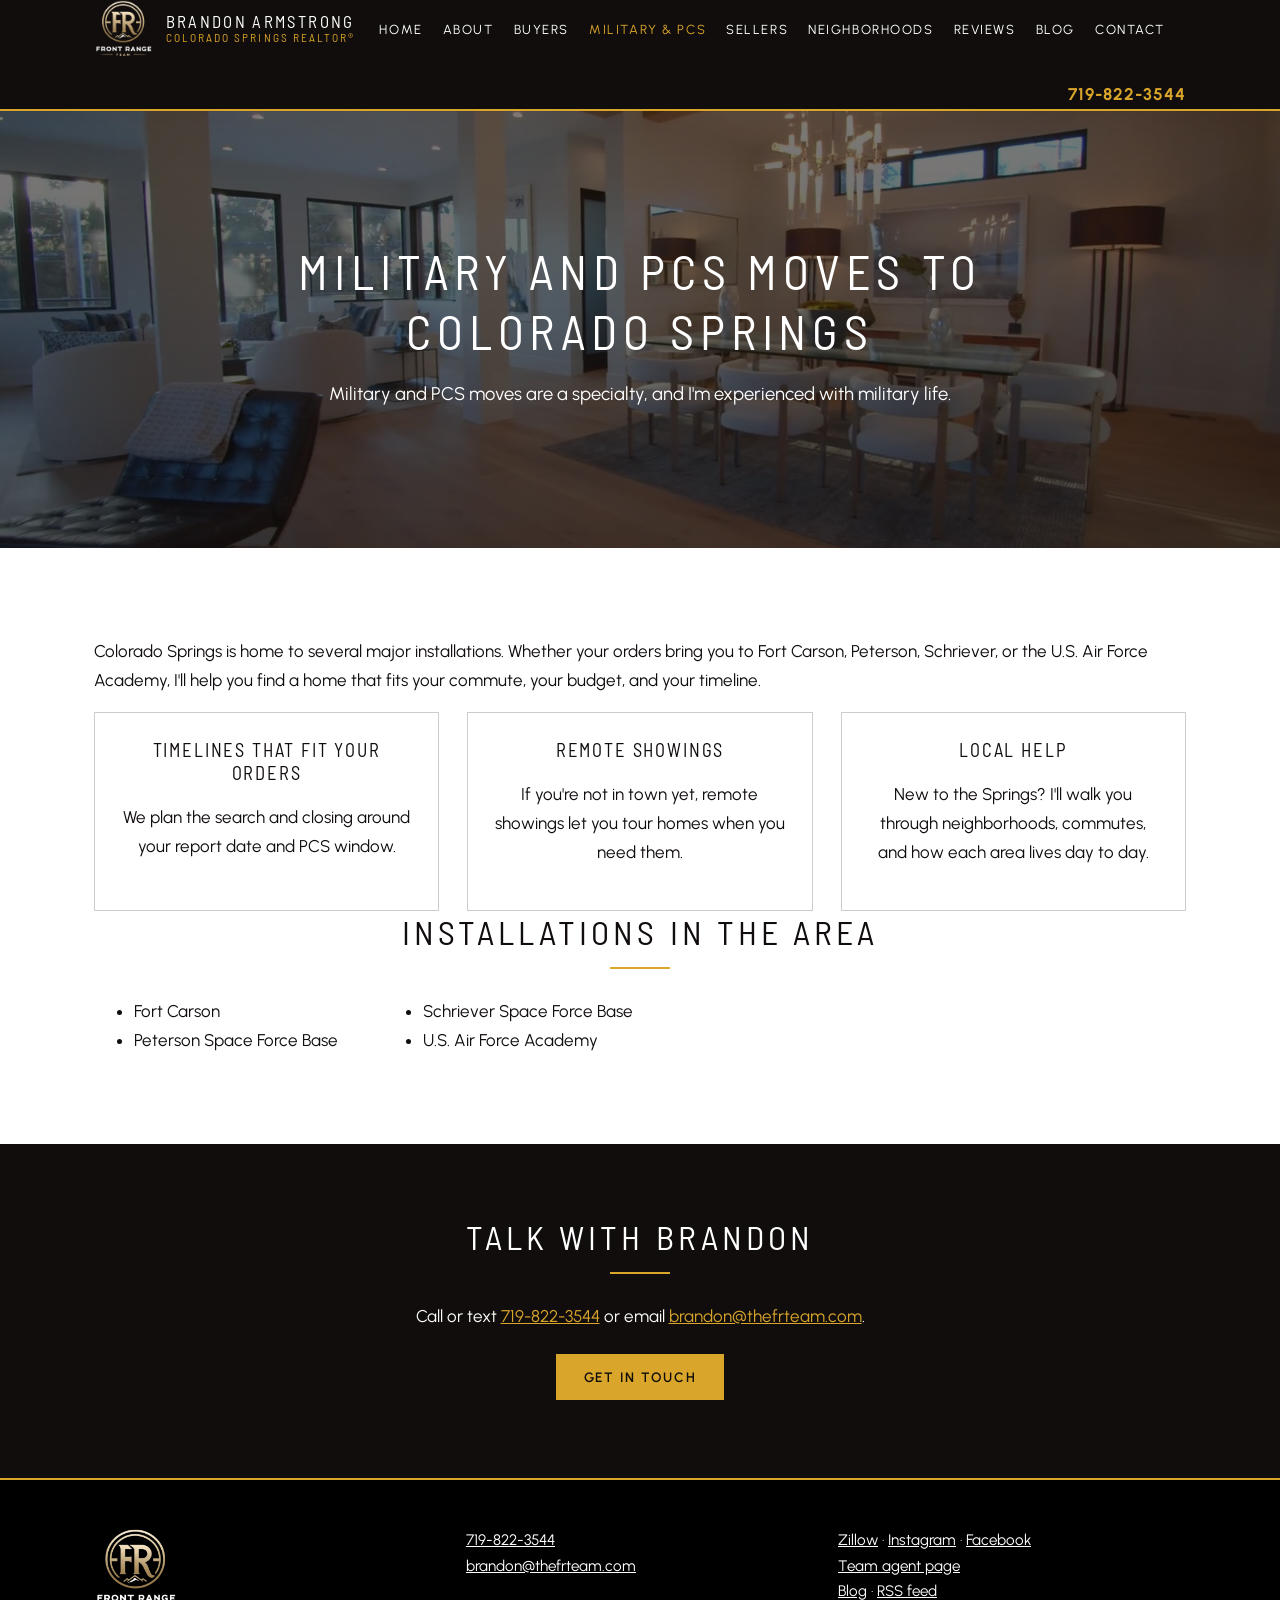
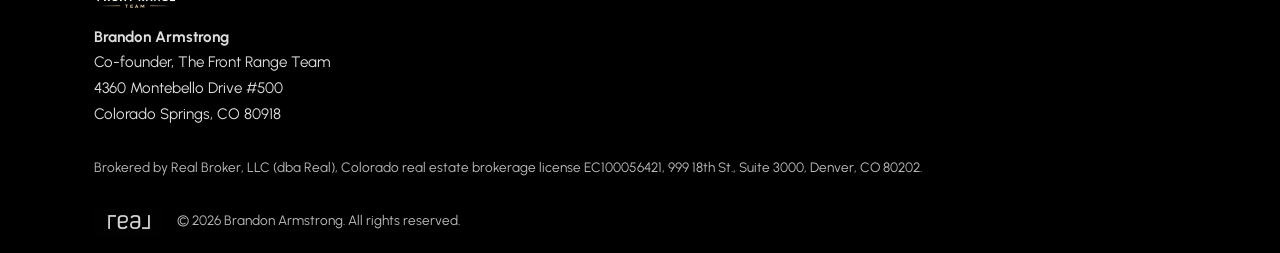
<file: military-pcs.html>
<!doctype html>
<html lang="en"><head><meta charset="utf-8"><meta name="viewport" content="width=device-width,initial-scale=1">
<title>Military & PCS Moves in Colorado Springs | Brandon Armstrong</title><meta name="description" content="PCS to Colorado Springs? Brandon Armstrong specializes in military moves near Fort Carson, Peterson, Schriever, and the U.S. Air Force Academy, with timelines that work with your orders."><link rel="canonical" href="https://brandonarmstrongrealtor.com/military-pcs.html"><link rel="alternate" type="application/rss+xml" title="Brandon Armstrong Blog" href="https://brandonarmstrongrealtor.com/blog/feed.xml">
<meta property="og:type" content="website"><meta property="og:title" content="Military & PCS Moves in Colorado Springs | Brandon Armstrong"><meta property="og:description" content="PCS to Colorado Springs? Brandon Armstrong specializes in military moves near Fort Carson, Peterson, Schriever, and the U.S. Air Force Academy, with timelines that work with your orders."><meta property="og:url" content="https://brandonarmstrongrealtor.com/military-pcs.html"><meta property="og:site_name" content="Brandon Armstrong, Realtor">
<!-- TODO: add og:image once Brandon supplies a licensed headshot/photo -->
<link rel="icon" href="/assets/favicon.png"><link rel="preconnect" href="https://fonts.googleapis.com"><link href="https://fonts.googleapis.com/css2?family=Urbanist:wght@300;400;600;700&family=Barlow+Semi+Condensed:wght@400;600&display=swap" rel="stylesheet"><link rel="stylesheet" href="/assets/style.css"></head><body>
<a class="skip" href="#main">Skip to content</a>
<header class="site"><div class="wrap bar"><a class="brand" href="/"><img src="/assets/frt-logo.png" alt="The Front Range Team logo" width="84" height="56"><span class="bn">Brandon Armstrong<span>Colorado Springs REALTOR®</span></span></a>
<button class="menu" aria-expanded="false" aria-controls="nav">Menu</button>
<nav id="nav" aria-label="Main"><ul><li><a href="/">Home</a></li><li><a href="/about.html">About</a></li><li><a href="/buyers.html">Buyers</a></li><li><a href="/military-pcs.html" aria-current="page">Military &amp; PCS</a></li><li><a href="/sellers.html">Sellers</a></li><li><a href="/neighborhoods.html">Neighborhoods</a></li><li><a href="/reviews.html">Reviews</a></li><li><a href="/blog/">Blog</a></li><li><a href="/contact.html">Contact</a></li></ul></nav><a class="phone" href="tel:7198223544">719-822-3544</a></div></header>
<main id="main"><section class="hero" style="background-image:linear-gradient(rgba(16,13,12,.55),rgba(16,13,12,.7)),url(/assets/hero-poster.jpg)"><div class="wrap"><h1>Military and PCS moves to Colorado Springs</h1><p class="lead">Military and PCS moves are a specialty, and I'm experienced with military life.</p></div></section><section><div class="wrap"><p>Colorado Springs is home to several major installations. Whether your orders bring you to Fort Carson, Peterson, Schriever, or the U.S. Air Force Academy, I'll help you find a home that fits your commute, your budget, and your timeline.</p>
<div class="cards"><div class="card"><h3>Timelines that fit your orders</h3><p>We plan the search and closing around your report date and PCS window.</p></div>
<div class="card"><h3>Remote showings</h3><p>If you're not in town yet, remote showings let you tour homes when you need them.</p></div>
<div class="card"><h3>Local help</h3><p>New to the Springs? I'll walk you through neighborhoods, commutes, and how each area lives day to day.</p></div></div>
<h2>Installations in the area</h2><ul class="list"><li>Fort Carson</li><li>Peterson Space Force Base</li><li>Schriever Space Force Base</li><li>U.S. Air Force Academy</li></ul></div></section><section class="cta"><div class="wrap"><h2>Talk with Brandon</h2><p>Call or text <a href="tel:7198223544">719-822-3544</a> or email <a href="mailto:brandon@thefrteam.com">brandon@thefrteam.com</a>.</p><a class="btn" href="/contact.html">Get in touch</a></div></section></main>
<footer class="site"><div class="wrap cols"><div><img class="flogo" src="/assets/frt-logo.png" alt="The Front Range Team logo" width="120" height="80" loading="lazy"><br><strong>Brandon Armstrong</strong><br>Co-founder, The Front Range Team<br>4360 Montebello Drive #500<br>Colorado Springs, CO 80918</div>
<div><a href="tel:7198223544">719-822-3544</a><br><a href="mailto:brandon@thefrteam.com">brandon@thefrteam.com</a></div>
<div><a href="https://www.zillow.com/profile/brandonarmstrongco" rel="noopener">Zillow</a> · <a href="https://www.instagram.com/mrbearmstrong/" rel="noopener">Instagram</a> · <a href="https://www.facebook.com/mrbrandonarmstrong" rel="noopener">Facebook</a><br><a href="https://coloradospringshomesearches.com/brandon-armstrong/" rel="noopener">Team agent page</a><br><a href="/blog/">Blog</a> · <a href="/blog/feed.xml">RSS feed</a></div></div>
<p class="wrap small brokerage">Brokered by Real Broker, LLC (dba Real), Colorado real estate brokerage license EC100056421, 999 18th St., Suite 3000, Denver, CO 80202.</p>
<p class="wrap small"><img src="/assets/real-logo.jpg" alt="Real Broker logo" height="30" loading="lazy" class="rlogo"> &copy; <span id="y">2026</span> Brandon Armstrong. All rights reserved.</p></footer>
<script src="/assets/site.js" defer></script></body></html>
</file>
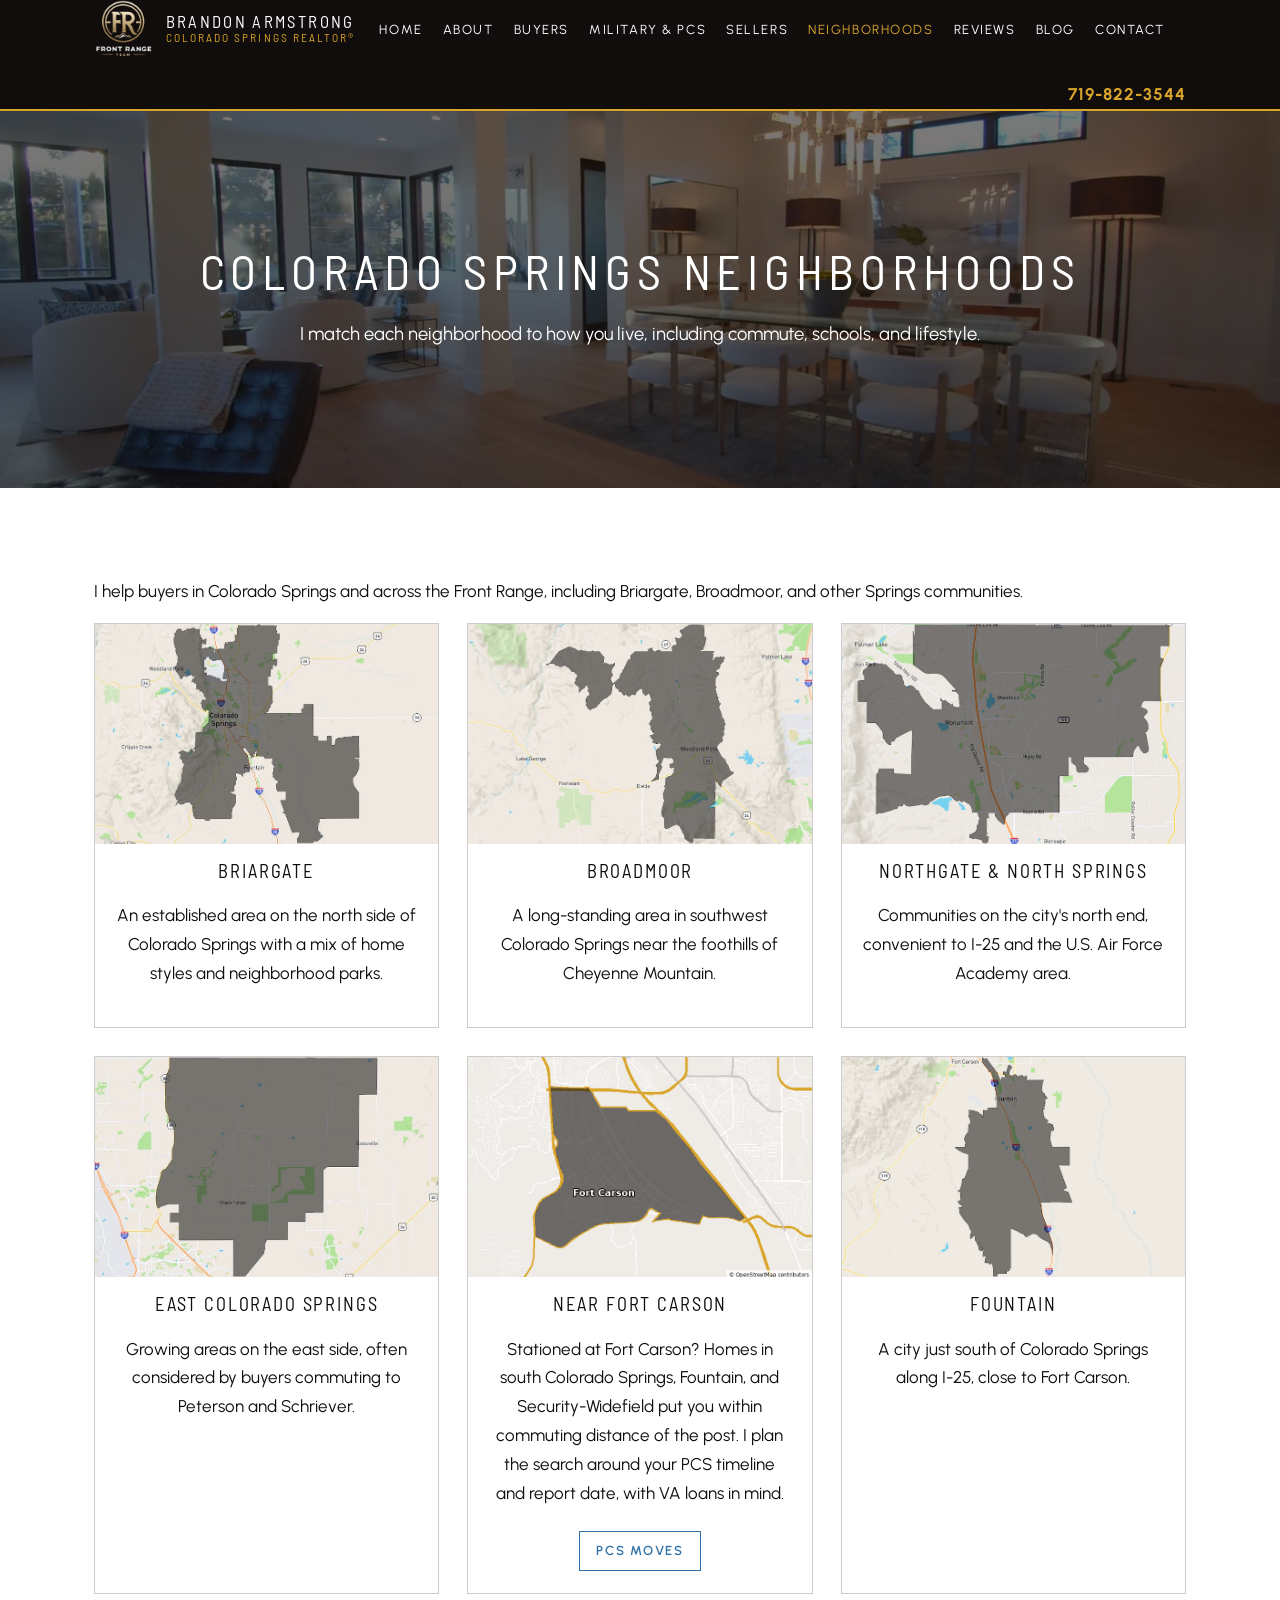
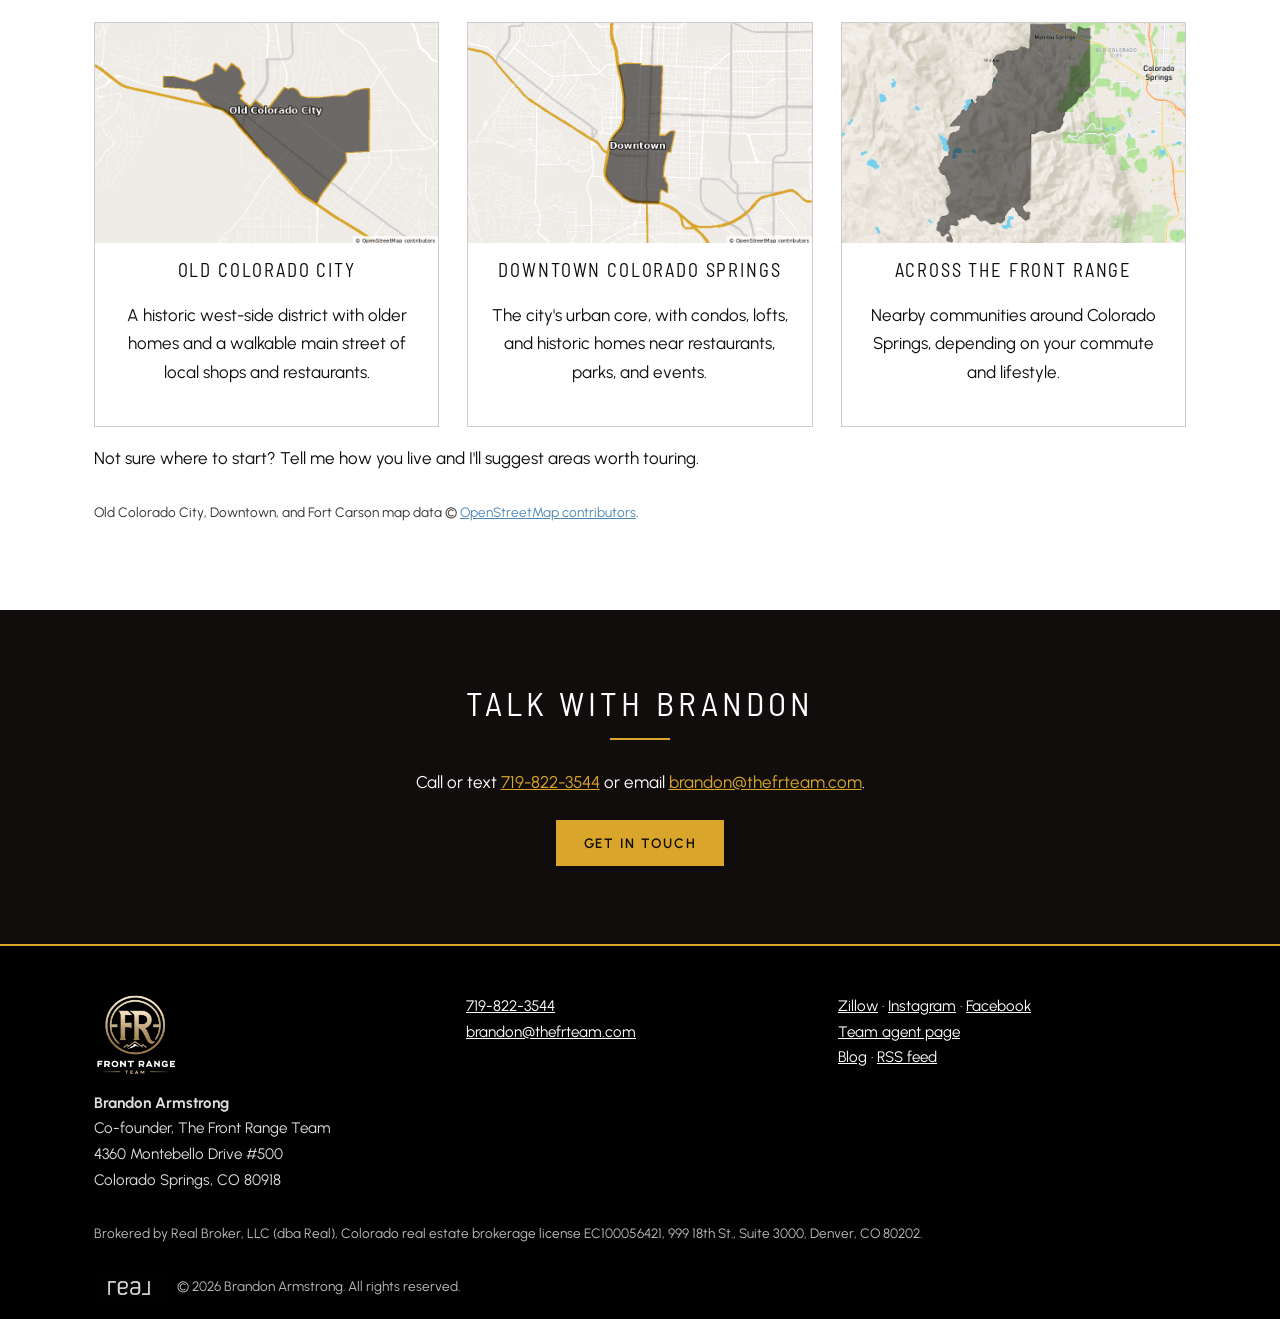
<file: neighborhoods.html>
<!doctype html>
<html lang="en"><head><meta charset="utf-8"><meta name="viewport" content="width=device-width,initial-scale=1">
<title>Colorado Springs Neighborhoods | Brandon Armstrong</title><meta name="description" content="Explore Colorado Springs neighborhoods with Brandon Armstrong, including Briargate, Broadmoor, and other Springs communities matched to your commute, schools, and lifestyle."><link rel="canonical" href="https://brandonarmstrongrealtor.com/neighborhoods.html"><link rel="alternate" type="application/rss+xml" title="Brandon Armstrong Blog" href="https://brandonarmstrongrealtor.com/blog/feed.xml">
<meta property="og:type" content="website"><meta property="og:title" content="Colorado Springs Neighborhoods | Brandon Armstrong"><meta property="og:description" content="Explore Colorado Springs neighborhoods with Brandon Armstrong, including Briargate, Broadmoor, and other Springs communities matched to your commute, schools, and lifestyle."><meta property="og:url" content="https://brandonarmstrongrealtor.com/neighborhoods.html"><meta property="og:site_name" content="Brandon Armstrong, Realtor">
<!-- TODO: add og:image once Brandon supplies a licensed headshot/photo -->
<link rel="icon" href="/assets/favicon.png"><link rel="preconnect" href="https://fonts.googleapis.com"><link href="https://fonts.googleapis.com/css2?family=Urbanist:wght@300;400;600;700&family=Barlow+Semi+Condensed:wght@400;600&display=swap" rel="stylesheet"><link rel="stylesheet" href="/assets/style.css"></head><body>
<a class="skip" href="#main">Skip to content</a>
<header class="site"><div class="wrap bar"><a class="brand" href="/"><img src="/assets/frt-logo.png" alt="The Front Range Team logo" width="84" height="56"><span class="bn">Brandon Armstrong<span>Colorado Springs REALTOR®</span></span></a>
<button class="menu" aria-expanded="false" aria-controls="nav">Menu</button>
<nav id="nav" aria-label="Main"><ul><li><a href="/">Home</a></li><li><a href="/about.html">About</a></li><li><a href="/buyers.html">Buyers</a></li><li><a href="/military-pcs.html">Military &amp; PCS</a></li><li><a href="/sellers.html">Sellers</a></li><li><a href="/neighborhoods.html" aria-current="page">Neighborhoods</a></li><li><a href="/reviews.html">Reviews</a></li><li><a href="/blog/">Blog</a></li><li><a href="/contact.html">Contact</a></li></ul></nav><a class="phone" href="tel:7198223544">719-822-3544</a></div></header>
<main id="main"><section class="hero" style="background-image:linear-gradient(rgba(16,13,12,.55),rgba(16,13,12,.7)),url(/assets/hero-poster.jpg)"><div class="wrap"><h1>Colorado Springs neighborhoods</h1><p class="lead">I match each neighborhood to how you live, including commute, schools, and lifestyle.</p></div></section><section><div class="wrap"><p>I help buyers in Colorado Springs and across the Front Range, including Briargate, Broadmoor, and other Springs communities.</p><div class="cards">
<div class="card photo"><img src="/assets/comm-colorado-springs.png" alt="Colorado Springs" loading="lazy" width="800" height="525"><h3>Briargate</h3><p>An established area on the north side of Colorado Springs with a mix of home styles and neighborhood parks.</p></div>
<div class="card photo"><img src="/assets/comm-woodland-park.png" alt="Pikes Peak region near Woodland Park" loading="lazy" width="800" height="525"><h3>Broadmoor</h3><p>A long-standing area in southwest Colorado Springs near the foothills of Cheyenne Mountain.</p></div>
<div class="card photo"><img src="/assets/comm-monument.png" alt="Monument area, north of Colorado Springs" loading="lazy" width="800" height="525"><h3>Northgate &amp; north Springs</h3><p>Communities on the city's north end, convenient to I-25 and the U.S. Air Force Academy area.</p></div>
<div class="card photo"><img src="/assets/comm-black-forest.png" alt="Black Forest area, northeast of Colorado Springs" loading="lazy" width="800" height="525"><h3>East Colorado Springs</h3><p>Growing areas on the east side, often considered by buyers commuting to Peterson and Schriever.</p></div>
<div class="card photo"><img src="/assets/comm-fort-carson.png" alt="Outline map of the Fort Carson area, south of Colorado Springs" loading="lazy" width="800" height="525"><h3>Near Fort Carson</h3><p>Stationed at Fort Carson? Homes in south Colorado Springs, Fountain, and Security-Widefield put you within commuting distance of the post. I plan the search around your PCS timeline and report date, with VA loans in mind.</p><a href="/military-pcs.html">PCS moves</a></div>
<div class="card photo"><img src="/assets/comm-fountain.png" alt="Fountain, south of Colorado Springs" loading="lazy" width="800" height="525"><h3>Fountain</h3><p>A city just south of Colorado Springs along I-25, close to Fort Carson.</p></div>
<div class="card photo"><img src="/assets/comm-old-colorado-city.png" alt="Outline map of Old Colorado City" loading="lazy" width="800" height="525"><h3>Old Colorado City</h3><p>A historic west-side district with older homes and a walkable main street of local shops and restaurants.</p></div>
<div class="card photo"><img src="/assets/comm-downtown.png" alt="Outline map of Downtown Colorado Springs" loading="lazy" width="800" height="525"><h3>Downtown Colorado Springs</h3><p>The city's urban core, with condos, lofts, and historic homes near restaurants, parks, and events.</p></div>
<div class="card photo"><img src="/assets/comm-manitou-springs.png" alt="Manitou Springs, west of Colorado Springs" loading="lazy" width="800" height="525"><h3>Across the Front Range</h3><p>Nearby communities around Colorado Springs, depending on your commute and lifestyle.</p></div></div>
<p>Not sure where to start? Tell me how you live and I'll suggest areas worth touring.</p><p class="small">Old Colorado City, Downtown, and Fort Carson map data © <a href="https://www.openstreetmap.org/copyright" rel="noopener">OpenStreetMap contributors</a>.</p></div></section><section class="cta"><div class="wrap"><h2>Talk with Brandon</h2><p>Call or text <a href="tel:7198223544">719-822-3544</a> or email <a href="mailto:brandon@thefrteam.com">brandon@thefrteam.com</a>.</p><a class="btn" href="/contact.html">Get in touch</a></div></section></main>
<footer class="site"><div class="wrap cols"><div><img class="flogo" src="/assets/frt-logo.png" alt="The Front Range Team logo" width="120" height="80" loading="lazy"><br><strong>Brandon Armstrong</strong><br>Co-founder, The Front Range Team<br>4360 Montebello Drive #500<br>Colorado Springs, CO 80918</div>
<div><a href="tel:7198223544">719-822-3544</a><br><a href="mailto:brandon@thefrteam.com">brandon@thefrteam.com</a></div>
<div><a href="https://www.zillow.com/profile/brandonarmstrongco" rel="noopener">Zillow</a> · <a href="https://www.instagram.com/mrbearmstrong/" rel="noopener">Instagram</a> · <a href="https://www.facebook.com/mrbrandonarmstrong" rel="noopener">Facebook</a><br><a href="https://coloradospringshomesearches.com/brandon-armstrong/" rel="noopener">Team agent page</a><br><a href="/blog/">Blog</a> · <a href="/blog/feed.xml">RSS feed</a></div></div>
<p class="wrap small brokerage">Brokered by Real Broker, LLC (dba Real), Colorado real estate brokerage license EC100056421, 999 18th St., Suite 3000, Denver, CO 80202.</p>
<p class="wrap small"><img src="/assets/real-logo.jpg" alt="Real Broker logo" height="30" loading="lazy" class="rlogo"> &copy; <span id="y">2026</span> Brandon Armstrong. All rights reserved.</p></footer>
<script src="/assets/site.js" defer></script></body></html>
</file>
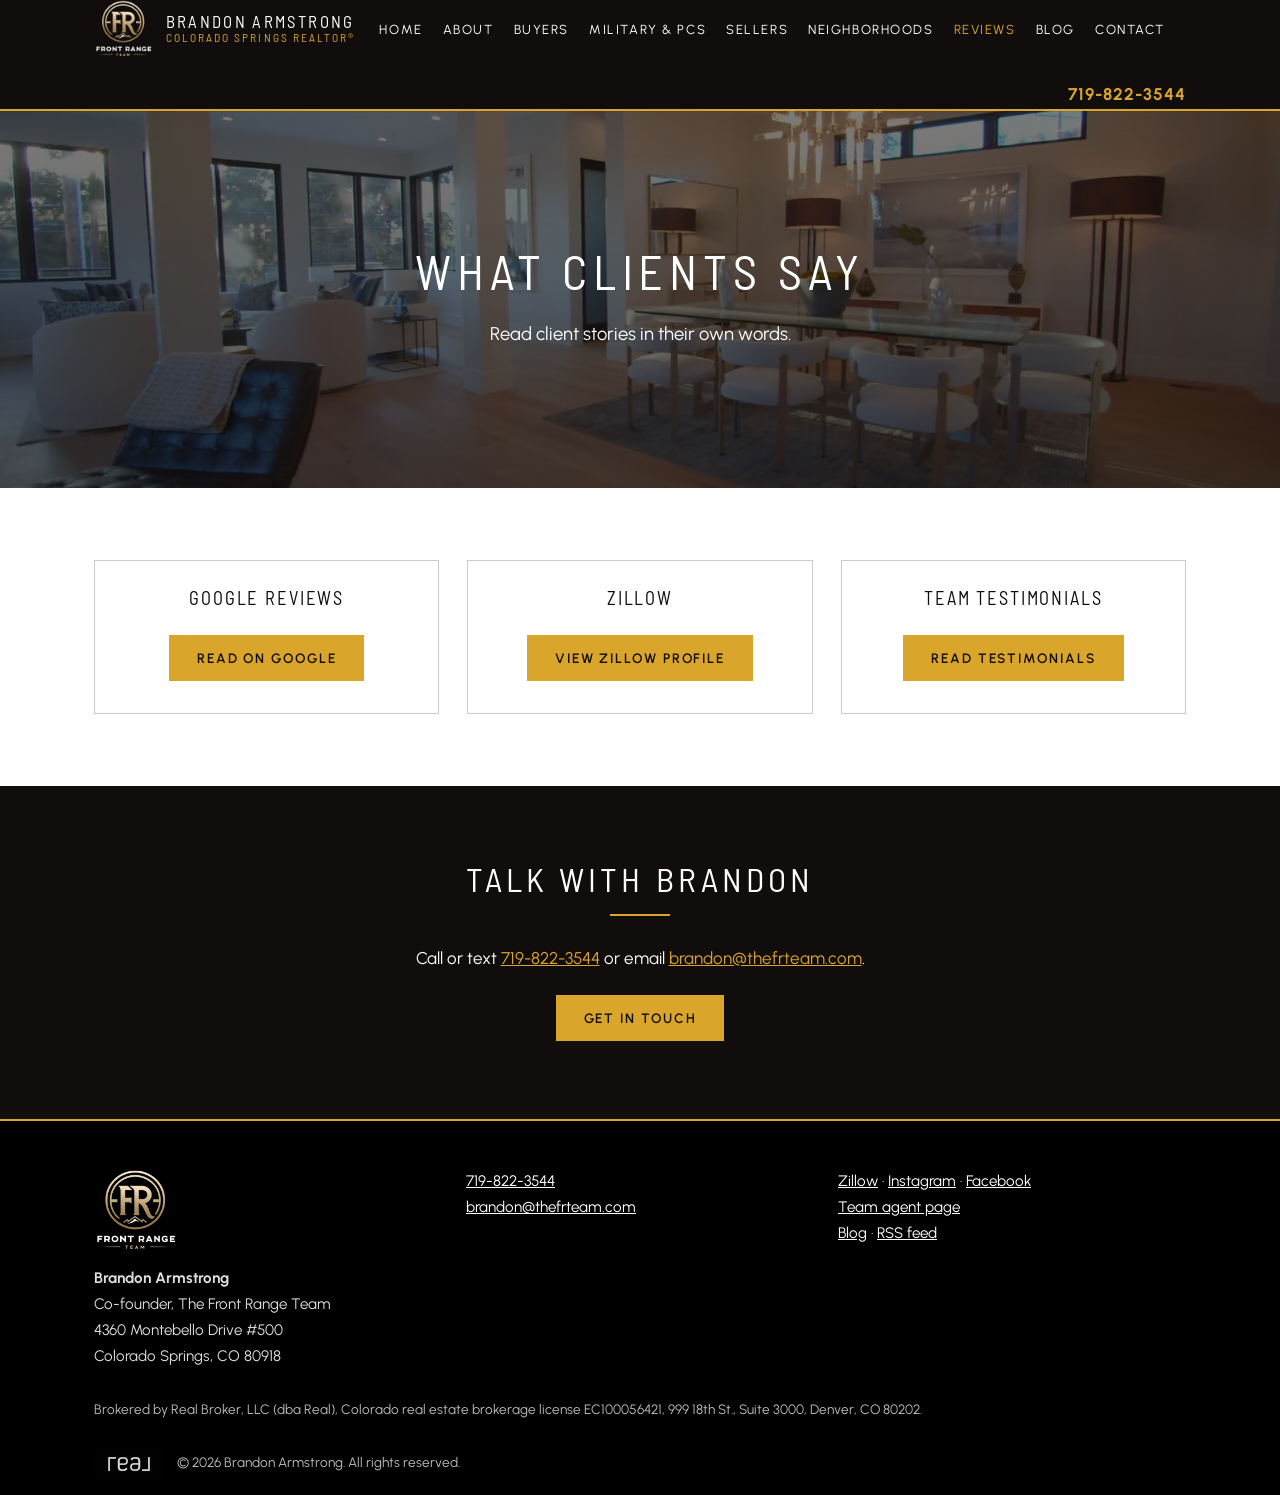
<file: reviews.html>
<!doctype html>
<html lang="en"><head><meta charset="utf-8"><meta name="viewport" content="width=device-width,initial-scale=1">
<title>Client Reviews | Brandon Armstrong, Colorado Springs Realtor</title><meta name="description" content="Read what clients say about working with Brandon Armstrong on Google reviews, Zillow, and The Front Range Team testimonials page."><link rel="canonical" href="https://brandonarmstrongrealtor.com/reviews.html"><link rel="alternate" type="application/rss+xml" title="Brandon Armstrong Blog" href="https://brandonarmstrongrealtor.com/blog/feed.xml">
<meta property="og:type" content="website"><meta property="og:title" content="Client Reviews | Brandon Armstrong, Colorado Springs Realtor"><meta property="og:description" content="Read what clients say about working with Brandon Armstrong on Google reviews, Zillow, and The Front Range Team testimonials page."><meta property="og:url" content="https://brandonarmstrongrealtor.com/reviews.html"><meta property="og:site_name" content="Brandon Armstrong, Realtor">
<!-- TODO: add og:image once Brandon supplies a licensed headshot/photo -->
<link rel="icon" href="/assets/favicon.png"><link rel="preconnect" href="https://fonts.googleapis.com"><link href="https://fonts.googleapis.com/css2?family=Urbanist:wght@300;400;600;700&family=Barlow+Semi+Condensed:wght@400;600&display=swap" rel="stylesheet"><link rel="stylesheet" href="/assets/style.css"></head><body>
<a class="skip" href="#main">Skip to content</a>
<header class="site"><div class="wrap bar"><a class="brand" href="/"><img src="/assets/frt-logo.png" alt="The Front Range Team logo" width="84" height="56"><span class="bn">Brandon Armstrong<span>Colorado Springs REALTOR®</span></span></a>
<button class="menu" aria-expanded="false" aria-controls="nav">Menu</button>
<nav id="nav" aria-label="Main"><ul><li><a href="/">Home</a></li><li><a href="/about.html">About</a></li><li><a href="/buyers.html">Buyers</a></li><li><a href="/military-pcs.html">Military &amp; PCS</a></li><li><a href="/sellers.html">Sellers</a></li><li><a href="/neighborhoods.html">Neighborhoods</a></li><li><a href="/reviews.html" aria-current="page">Reviews</a></li><li><a href="/blog/">Blog</a></li><li><a href="/contact.html">Contact</a></li></ul></nav><a class="phone" href="tel:7198223544">719-822-3544</a></div></header>
<main id="main"><section class="hero" style="background-image:linear-gradient(rgba(16,13,12,.55),rgba(16,13,12,.7)),url(/assets/hero-poster.jpg)"><div class="wrap"><h1>What clients say</h1><p class="lead">Read client stories in their own words.</p></div></section><section><div class="wrap"><div class="cards">
<div class="card"><h3>Google reviews</h3><a class="btn" href="https://share.google/EjifjvOfYeDzl4lYF" rel="noopener">Read on Google</a></div>
<div class="card"><h3>Zillow</h3><a class="btn" href="https://www.zillow.com/profile/brandonarmstrongco" rel="noopener">View Zillow profile</a></div>
<div class="card"><h3>Team testimonials</h3><a class="btn" href="https://coloradospringshomesearches.com/testimonials/" rel="noopener">Read testimonials</a></div></div></div></section><section class="cta"><div class="wrap"><h2>Talk with Brandon</h2><p>Call or text <a href="tel:7198223544">719-822-3544</a> or email <a href="mailto:brandon@thefrteam.com">brandon@thefrteam.com</a>.</p><a class="btn" href="/contact.html">Get in touch</a></div></section></main>
<footer class="site"><div class="wrap cols"><div><img class="flogo" src="/assets/frt-logo.png" alt="The Front Range Team logo" width="120" height="80" loading="lazy"><br><strong>Brandon Armstrong</strong><br>Co-founder, The Front Range Team<br>4360 Montebello Drive #500<br>Colorado Springs, CO 80918</div>
<div><a href="tel:7198223544">719-822-3544</a><br><a href="mailto:brandon@thefrteam.com">brandon@thefrteam.com</a></div>
<div><a href="https://www.zillow.com/profile/brandonarmstrongco" rel="noopener">Zillow</a> · <a href="https://www.instagram.com/mrbearmstrong/" rel="noopener">Instagram</a> · <a href="https://www.facebook.com/mrbrandonarmstrong" rel="noopener">Facebook</a><br><a href="https://coloradospringshomesearches.com/brandon-armstrong/" rel="noopener">Team agent page</a><br><a href="/blog/">Blog</a> · <a href="/blog/feed.xml">RSS feed</a></div></div>
<p class="wrap small brokerage">Brokered by Real Broker, LLC (dba Real), Colorado real estate brokerage license EC100056421, 999 18th St., Suite 3000, Denver, CO 80202.</p>
<p class="wrap small"><img src="/assets/real-logo.jpg" alt="Real Broker logo" height="30" loading="lazy" class="rlogo"> &copy; <span id="y">2026</span> Brandon Armstrong. All rights reserved.</p></footer>
<script src="/assets/site.js" defer></script></body></html>
</file>
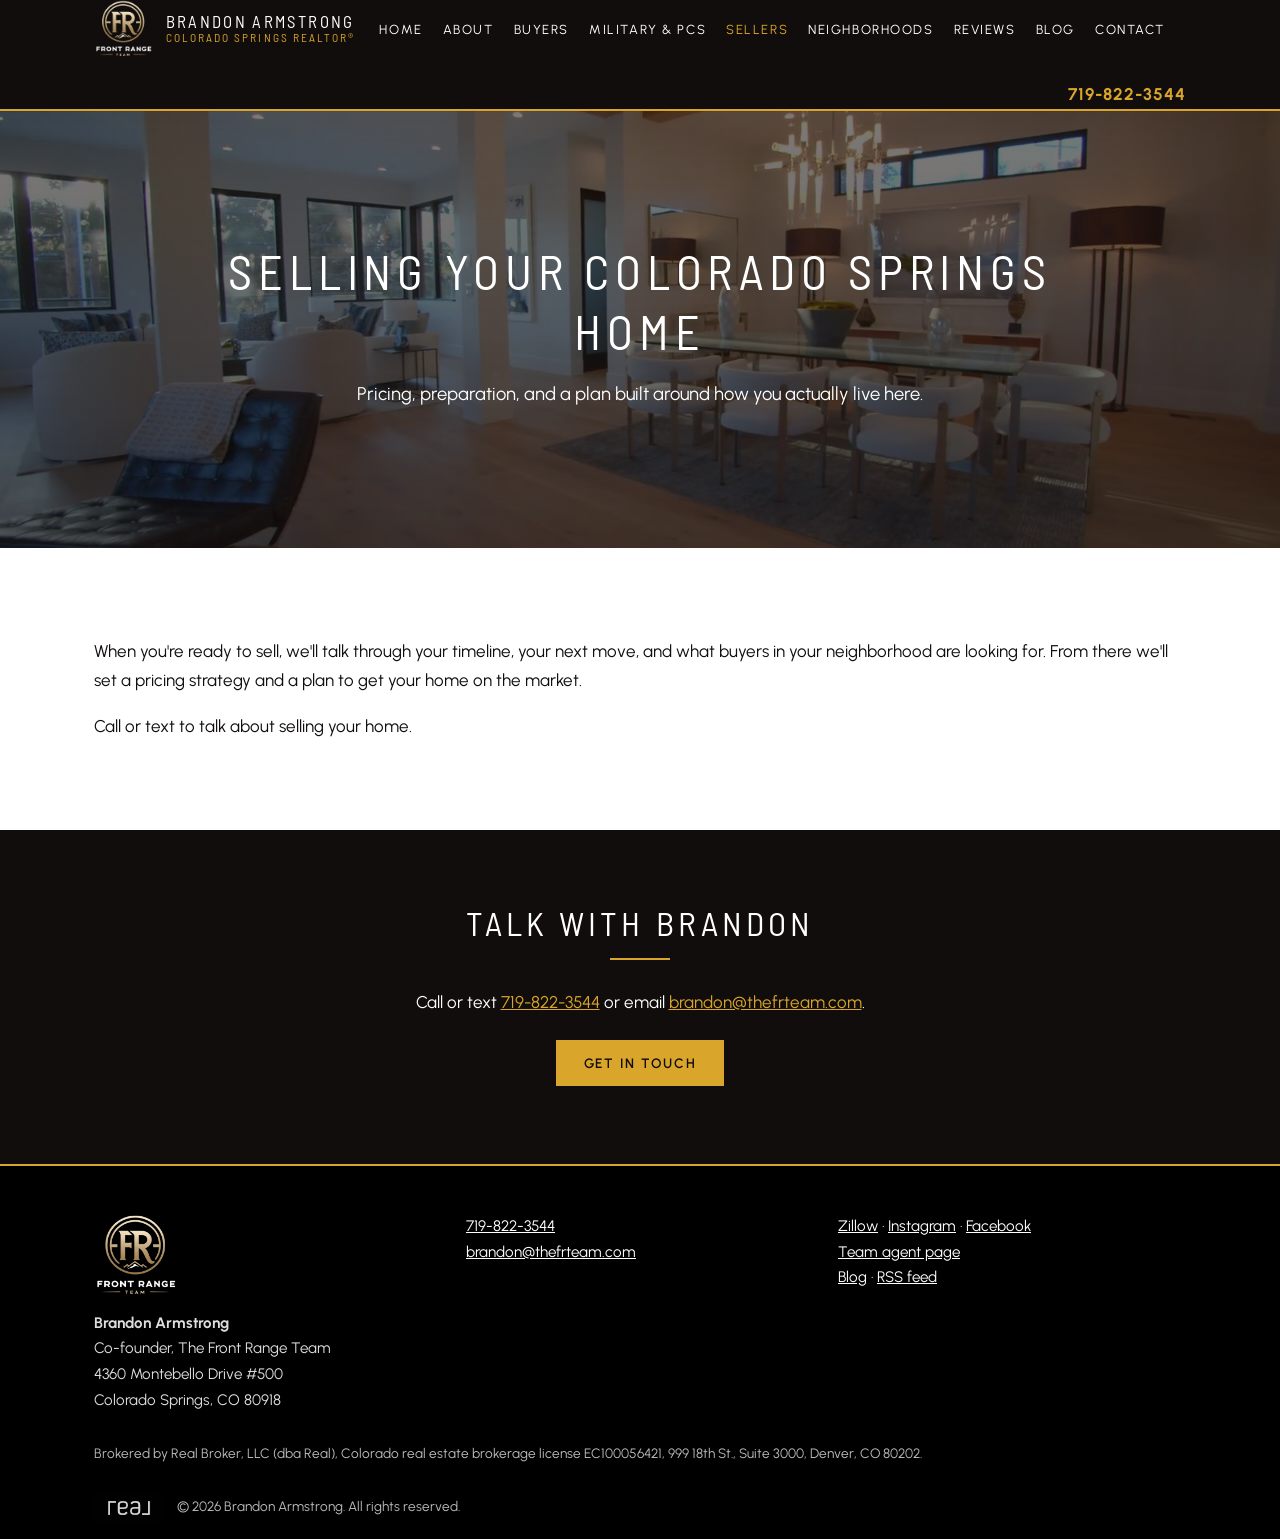
<file: sellers.html>
<!doctype html>
<html lang="en"><head><meta charset="utf-8"><meta name="viewport" content="width=device-width,initial-scale=1">
<title>Selling a Home in Colorado Springs | Brandon Armstrong</title><meta name="description" content="Selling a home in Colorado Springs? Brandon Armstrong helps local sellers with pricing, neighborhood insight, and a plan built around your move."><link rel="canonical" href="https://brandonarmstrongrealtor.com/sellers.html"><link rel="alternate" type="application/rss+xml" title="Brandon Armstrong Blog" href="https://brandonarmstrongrealtor.com/blog/feed.xml">
<meta property="og:type" content="website"><meta property="og:title" content="Selling a Home in Colorado Springs | Brandon Armstrong"><meta property="og:description" content="Selling a home in Colorado Springs? Brandon Armstrong helps local sellers with pricing, neighborhood insight, and a plan built around your move."><meta property="og:url" content="https://brandonarmstrongrealtor.com/sellers.html"><meta property="og:site_name" content="Brandon Armstrong, Realtor">
<!-- TODO: add og:image once Brandon supplies a licensed headshot/photo -->
<link rel="icon" href="/assets/favicon.png"><link rel="preconnect" href="https://fonts.googleapis.com"><link href="https://fonts.googleapis.com/css2?family=Urbanist:wght@300;400;600;700&family=Barlow+Semi+Condensed:wght@400;600&display=swap" rel="stylesheet"><link rel="stylesheet" href="/assets/style.css"></head><body>
<a class="skip" href="#main">Skip to content</a>
<header class="site"><div class="wrap bar"><a class="brand" href="/"><img src="/assets/frt-logo.png" alt="The Front Range Team logo" width="84" height="56"><span class="bn">Brandon Armstrong<span>Colorado Springs REALTOR®</span></span></a>
<button class="menu" aria-expanded="false" aria-controls="nav">Menu</button>
<nav id="nav" aria-label="Main"><ul><li><a href="/">Home</a></li><li><a href="/about.html">About</a></li><li><a href="/buyers.html">Buyers</a></li><li><a href="/military-pcs.html">Military &amp; PCS</a></li><li><a href="/sellers.html" aria-current="page">Sellers</a></li><li><a href="/neighborhoods.html">Neighborhoods</a></li><li><a href="/reviews.html">Reviews</a></li><li><a href="/blog/">Blog</a></li><li><a href="/contact.html">Contact</a></li></ul></nav><a class="phone" href="tel:7198223544">719-822-3544</a></div></header>
<main id="main"><section class="hero" style="background-image:linear-gradient(rgba(16,13,12,.55),rgba(16,13,12,.7)),url(/assets/hero-poster.jpg)"><div class="wrap"><h1>Selling your Colorado Springs home</h1><p class="lead">Pricing, preparation, and a plan built around how you actually live here.</p></div></section><section><div class="wrap">
<!-- TODO (Brandon): replace this section with your approved seller copy (pricing approach, marketing plan, prep, timeline). Do not add stats or claims until Brandon approves them. -->
<p>When you're ready to sell, we'll talk through your timeline, your next move, and what buyers in your neighborhood are looking for. From there we'll set a pricing strategy and a plan to get your home on the market.</p>
<p>Call or text to talk about selling your home.</p></div></section><section class="cta"><div class="wrap"><h2>Talk with Brandon</h2><p>Call or text <a href="tel:7198223544">719-822-3544</a> or email <a href="mailto:brandon@thefrteam.com">brandon@thefrteam.com</a>.</p><a class="btn" href="/contact.html">Get in touch</a></div></section></main>
<footer class="site"><div class="wrap cols"><div><img class="flogo" src="/assets/frt-logo.png" alt="The Front Range Team logo" width="120" height="80" loading="lazy"><br><strong>Brandon Armstrong</strong><br>Co-founder, The Front Range Team<br>4360 Montebello Drive #500<br>Colorado Springs, CO 80918</div>
<div><a href="tel:7198223544">719-822-3544</a><br><a href="mailto:brandon@thefrteam.com">brandon@thefrteam.com</a></div>
<div><a href="https://www.zillow.com/profile/brandonarmstrongco" rel="noopener">Zillow</a> · <a href="https://www.instagram.com/mrbearmstrong/" rel="noopener">Instagram</a> · <a href="https://www.facebook.com/mrbrandonarmstrong" rel="noopener">Facebook</a><br><a href="https://coloradospringshomesearches.com/brandon-armstrong/" rel="noopener">Team agent page</a><br><a href="/blog/">Blog</a> · <a href="/blog/feed.xml">RSS feed</a></div></div>
<p class="wrap small brokerage">Brokered by Real Broker, LLC (dba Real), Colorado real estate brokerage license EC100056421, 999 18th St., Suite 3000, Denver, CO 80202.</p>
<p class="wrap small"><img src="/assets/real-logo.jpg" alt="Real Broker logo" height="30" loading="lazy" class="rlogo"> &copy; <span id="y">2026</span> Brandon Armstrong. All rights reserved.</p></footer>
<script src="/assets/site.js" defer></script></body></html>
</file>
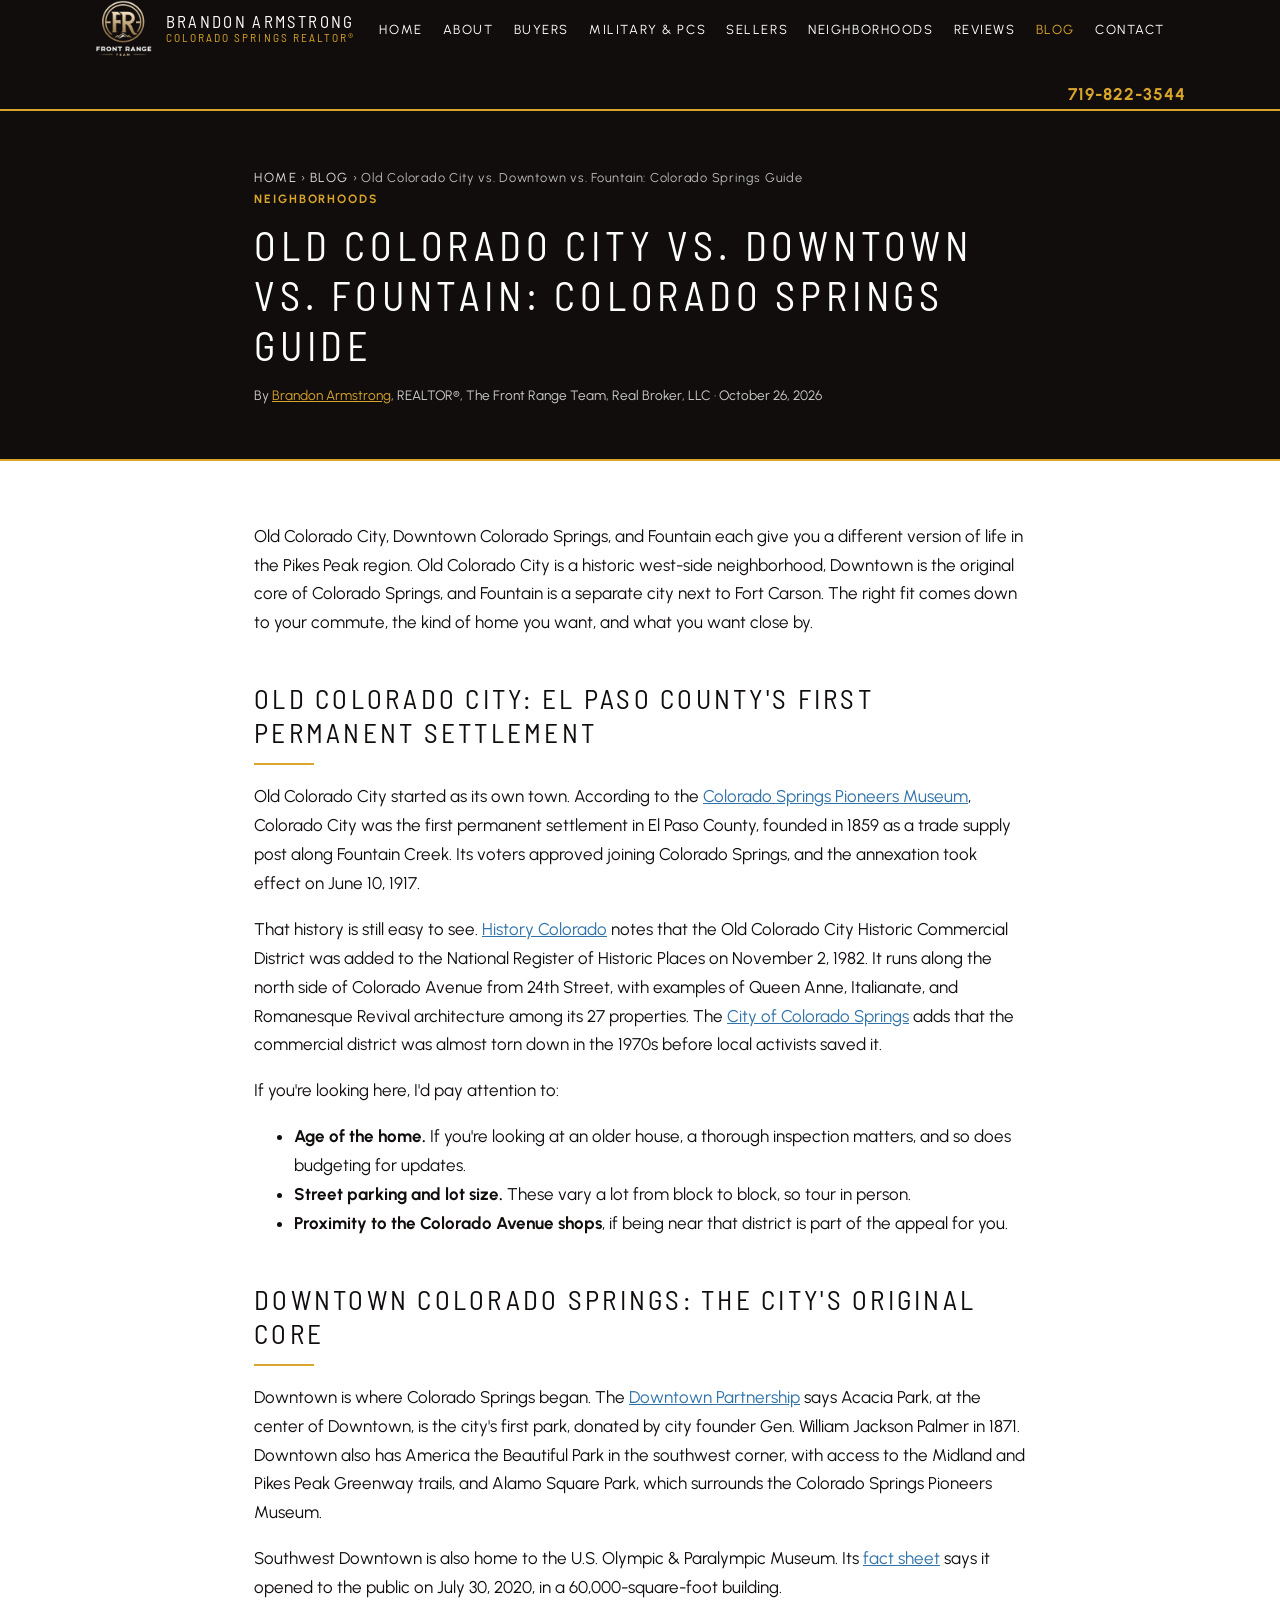
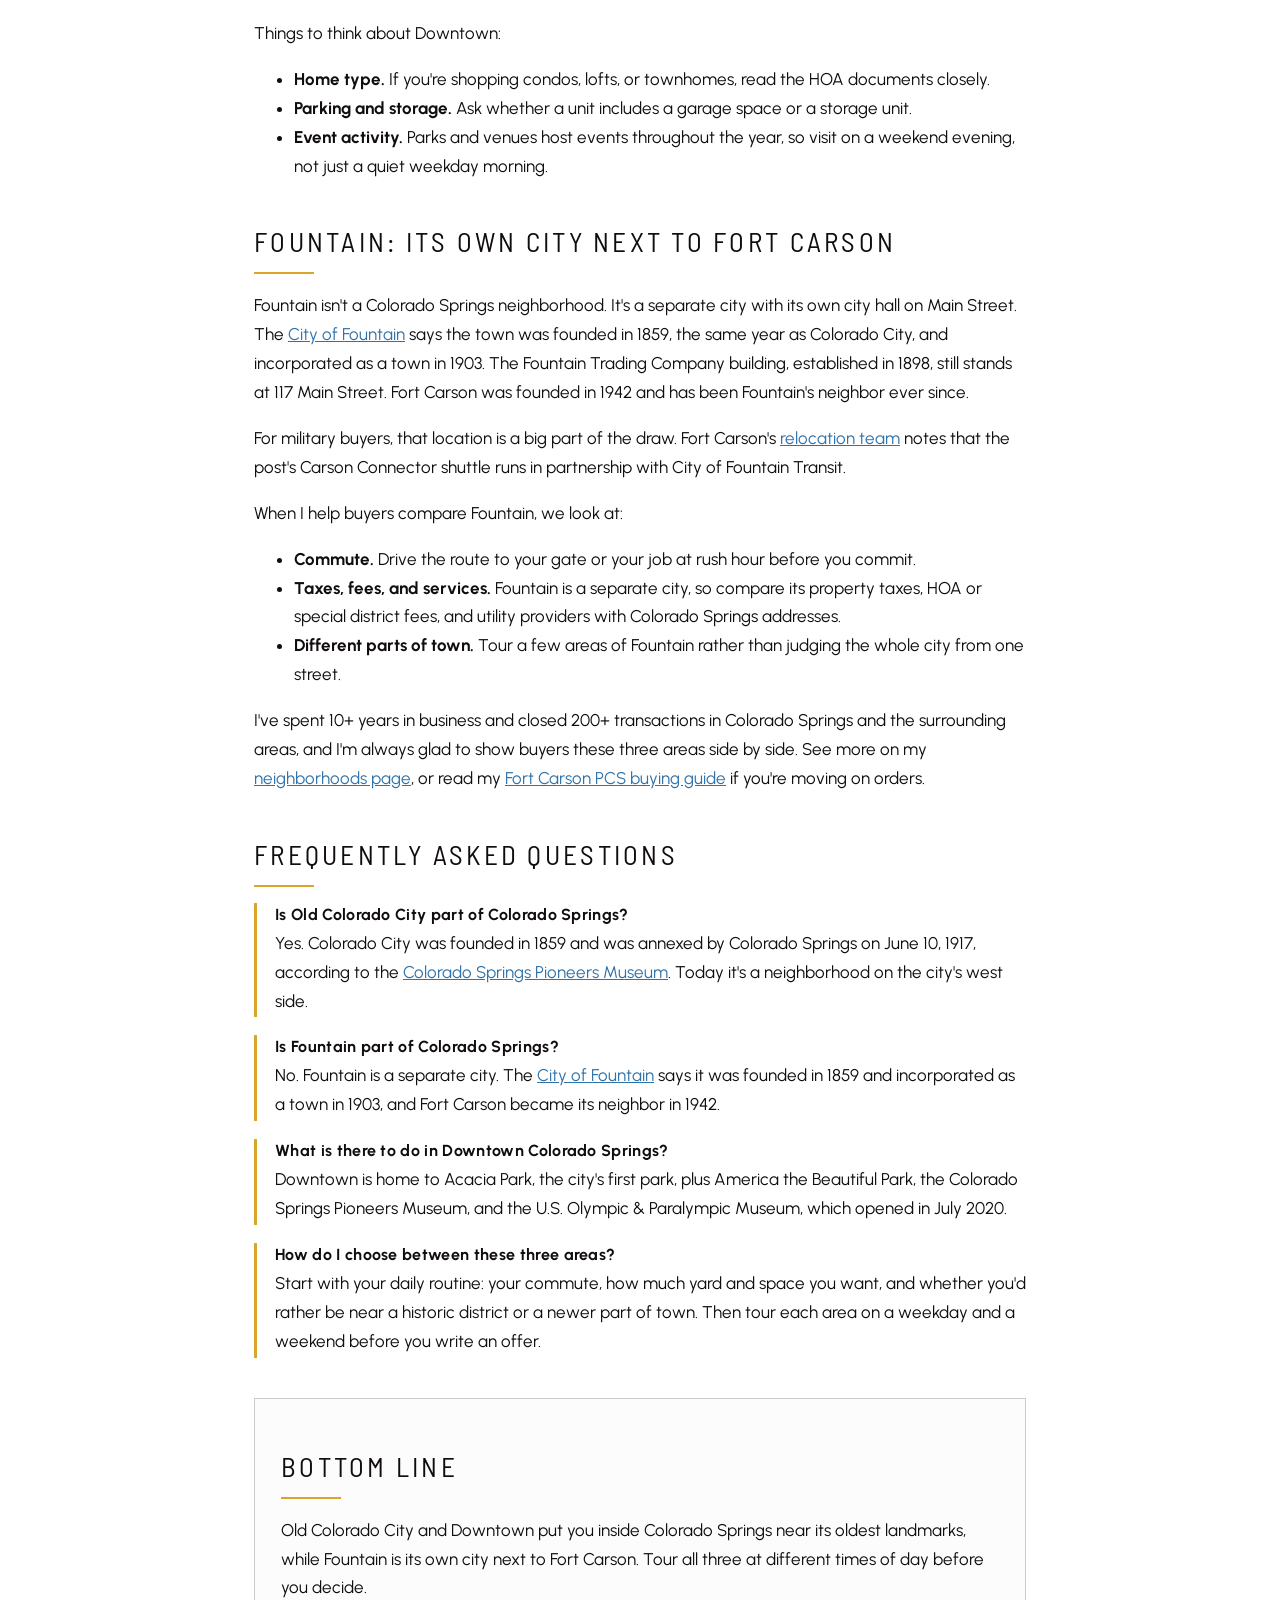
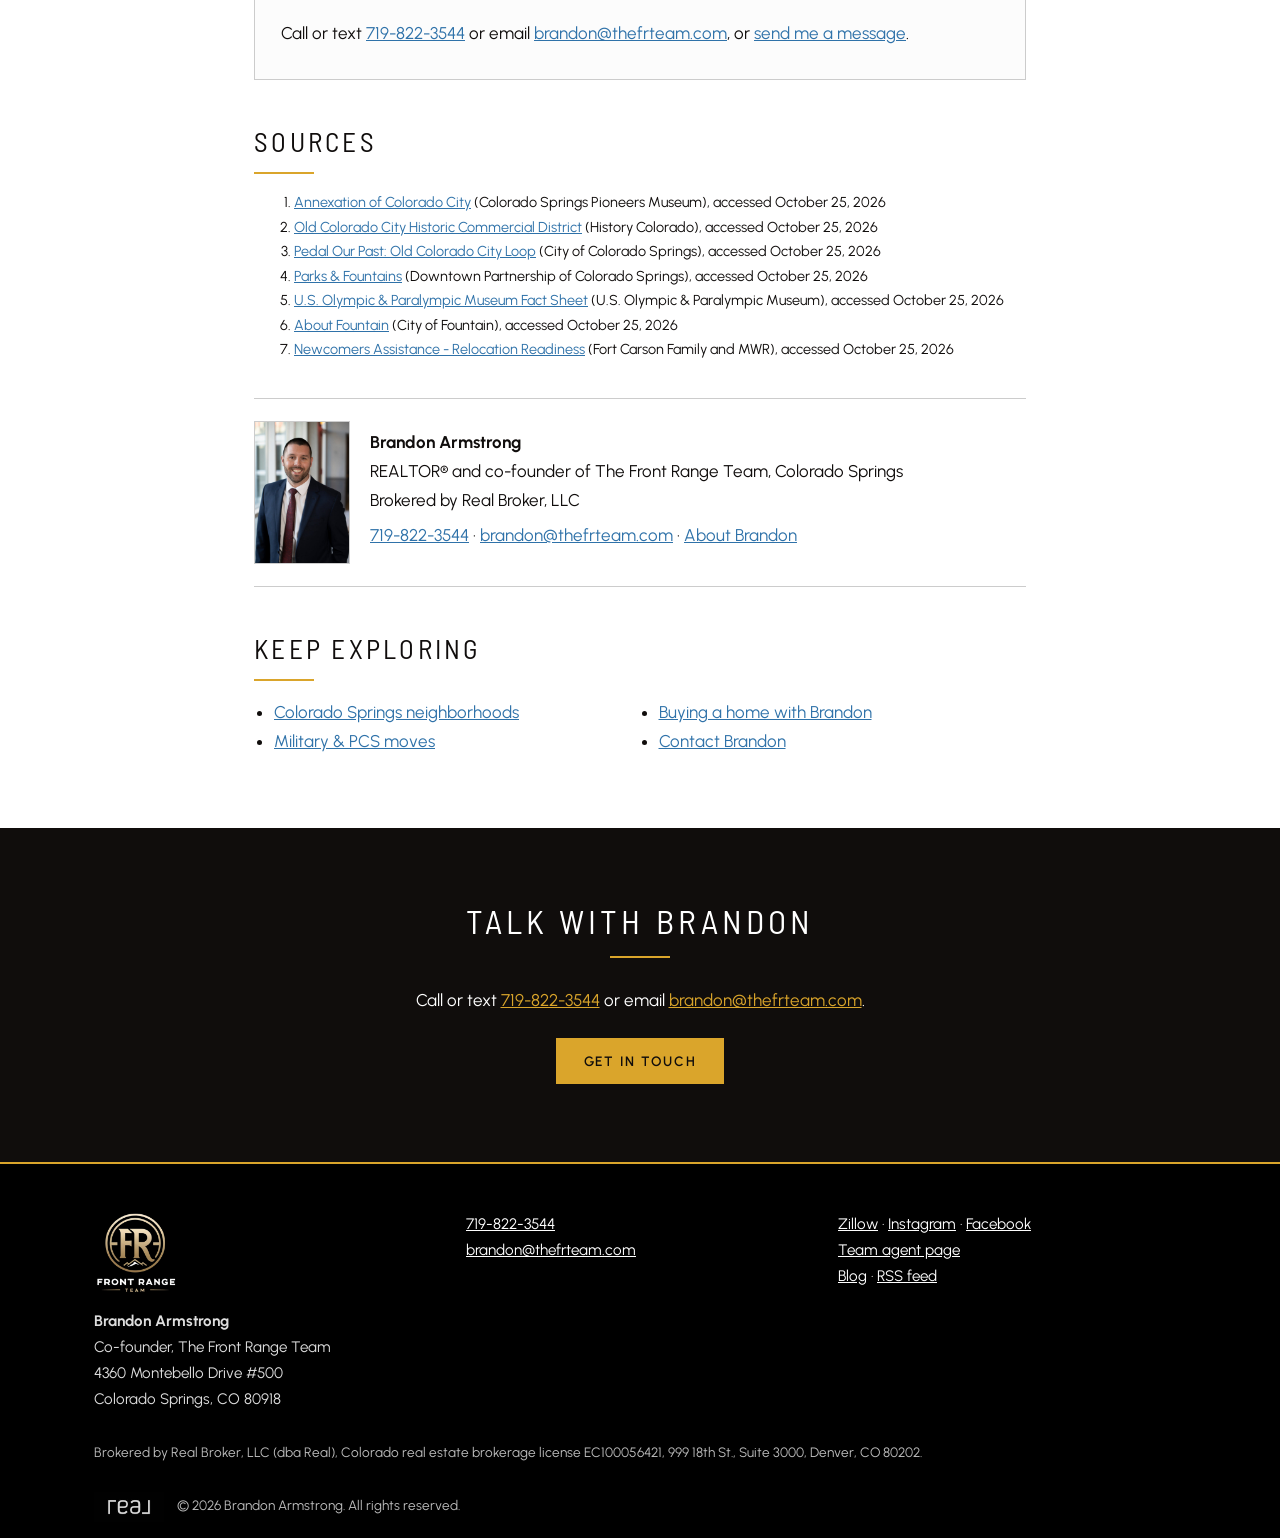
<file: blog/old-colorado-city-vs-downtown-vs-fountain.html>
<!doctype html>
<html lang="en"><head><meta charset="utf-8"><meta name="viewport" content="width=device-width,initial-scale=1">
<title>Old Colorado City vs. Downtown vs. Fountain: Colorado Springs Guide | Brandon Armstrong</title><meta name="description" content="Comparing Old Colorado City, Downtown Colorado Springs, and Fountain? Here's the history, landmarks, and practical questions to weigh before you buy a home."><link rel="canonical" href="https://brandonarmstrongrealtor.com/blog/old-colorado-city-vs-downtown-vs-fountain.html"><link rel="alternate" type="application/rss+xml" title="Brandon Armstrong Blog" href="https://brandonarmstrongrealtor.com/blog/feed.xml">
<meta property="og:type" content="article"><meta property="og:title" content="Old Colorado City vs. Downtown vs. Fountain: Colorado Springs Guide | Brandon Armstrong"><meta property="og:description" content="Comparing Old Colorado City, Downtown Colorado Springs, and Fountain? Here's the history, landmarks, and practical questions to weigh before you buy a home."><meta property="og:url" content="https://brandonarmstrongrealtor.com/blog/old-colorado-city-vs-downtown-vs-fountain.html"><meta property="og:site_name" content="Brandon Armstrong, Realtor">
<!-- TODO: add og:image once Brandon supplies a licensed headshot/photo -->
<link rel="icon" href="/assets/favicon.png"><link rel="preconnect" href="https://fonts.googleapis.com"><link href="https://fonts.googleapis.com/css2?family=Urbanist:wght@300;400;600;700&family=Barlow+Semi+Condensed:wght@400;600&display=swap" rel="stylesheet"><link rel="stylesheet" href="/assets/style.css"><script type="application/ld+json">{"@context": "https://schema.org", "@type": "BlogPosting", "headline": "Old Colorado City vs. Downtown vs. Fountain: Colorado Springs Guide", "description": "Comparing Old Colorado City, Downtown Colorado Springs, and Fountain? Here's the history, landmarks, and practical questions to weigh before you buy a home.", "datePublished": "2026-10-26", "dateModified": "2026-10-26", "author": {"@type": "Person", "name": "Brandon Armstrong", "jobTitle": "REALTOR®", "url": "https://brandonarmstrongrealtor.com/about.html", "telephone": "+1-719-822-3544", "email": "brandon@thefrteam.com", "worksFor": {"@type": "Organization", "name": "The Front Range Team", "address": {"@type": "PostalAddress", "streetAddress": "4360 Montebello Drive #500", "addressLocality": "Colorado Springs", "addressRegion": "CO", "postalCode": "80918", "addressCountry": "US"}}, "areaServed": "Colorado Springs, CO"}, "publisher": {"@type": "Organization", "name": "The Front Range Team", "logo": {"@type": "ImageObject", "url": "https://brandonarmstrongrealtor.com/assets/frt-logo.png"}}, "mainEntityOfPage": {"@type": "WebPage", "@id": "https://brandonarmstrongrealtor.com/blog/old-colorado-city-vs-downtown-vs-fountain.html"}, "url": "https://brandonarmstrongrealtor.com/blog/old-colorado-city-vs-downtown-vs-fountain.html", "inLanguage": "en-US", "articleSection": "Neighborhoods", "isPartOf": {"@type": "Blog", "@id": "https://brandonarmstrongrealtor.com/blog/", "name": "Brandon Armstrong Blog"}, "about": {"@type": "Place", "name": "Colorado Springs, Colorado"}, "wordCount": 666, "citation": [{"@type": "CreativeWork", "name": "Annexation of Colorado City", "url": "https://www.cspm.org/cos-150-story/annexation-of-colorado-city/"}, {"@type": "CreativeWork", "name": "Old Colorado City Historic Commercial District", "url": "https://www.historycolorado.org/location/old-colorado-city-historic-commercial-district"}, {"@type": "CreativeWork", "name": "Pedal Our Past: Old Colorado City Loop", "url": "https://coloradosprings.gov/bikes/page/pedal-our-past-old-colorado-city-loop"}, {"@type": "CreativeWork", "name": "Parks & Fountains", "url": "https://www.downtowncs.com/outdoor-adventures/parks-and-fountains/"}, {"@type": "CreativeWork", "name": "U.S. Olympic & Paralympic Museum Fact Sheet", "url": "https://usopm.org/wp-content/uploads/2024/08/USOPM-fact-sheet.pdf"}, {"@type": "CreativeWork", "name": "About Fountain", "url": "https://fountain.colorado.gov/about-fountain"}, {"@type": "CreativeWork", "name": "Newcomers Assistance - Relocation Readiness", "url": "https://carson.armymwr.com/programs/newcomers"}], "keywords": "Old Colorado City, Downtown Colorado Springs, Fountain, Colorado Springs neighborhoods, Fort Carson"}</script><script type="application/ld+json">{"@context": "https://schema.org", "@type": "FAQPage", "mainEntity": [{"@type": "Question", "name": "Is Old Colorado City part of Colorado Springs?", "acceptedAnswer": {"@type": "Answer", "text": "Yes. Colorado City was founded in 1859 and was annexed by Colorado Springs on June 10, 1917, according to the [Colorado Springs Pioneers Museum](https://www.cspm.org/cos-150-story/annexation-of-colorado-city/). Today it's a neighborhood on the city's west side."}}, {"@type": "Question", "name": "Is Fountain part of Colorado Springs?", "acceptedAnswer": {"@type": "Answer", "text": "No. Fountain is a separate city. The [City of Fountain](https://fountain.colorado.gov/about-fountain) says it was founded in 1859 and incorporated as a town in 1903, and Fort Carson became its neighbor in 1942."}}, {"@type": "Question", "name": "What is there to do in Downtown Colorado Springs?", "acceptedAnswer": {"@type": "Answer", "text": "Downtown is home to Acacia Park, the city's first park, plus America the Beautiful Park, the Colorado Springs Pioneers Museum, and the U.S. Olympic & Paralympic Museum, which opened in July 2020."}}, {"@type": "Question", "name": "How do I choose between these three areas?", "acceptedAnswer": {"@type": "Answer", "text": "Start with your daily routine: your commute, how much yard and space you want, and whether you'd rather be near a historic district or a newer part of town. Then tour each area on a weekday and a weekend before you write an offer."}}]}</script><script type="application/ld+json">{"@context": "https://schema.org", "@type": "BreadcrumbList", "itemListElement": [{"@type": "ListItem", "position": 1, "name": "Home", "item": "https://brandonarmstrongrealtor.com/"}, {"@type": "ListItem", "position": 2, "name": "Blog", "item": "https://brandonarmstrongrealtor.com/blog/"}, {"@type": "ListItem", "position": 3, "name": "Old Colorado City vs. Downtown vs. Fountain: Colorado Springs Guide", "item": "https://brandonarmstrongrealtor.com/blog/old-colorado-city-vs-downtown-vs-fountain.html"}]}</script></head><body>
<a class="skip" href="#main">Skip to content</a>
<header class="site"><div class="wrap bar"><a class="brand" href="/"><img src="/assets/frt-logo.png" alt="The Front Range Team logo" width="84" height="56"><span class="bn">Brandon Armstrong<span>Colorado Springs REALTOR®</span></span></a>
<button class="menu" aria-expanded="false" aria-controls="nav">Menu</button>
<nav id="nav" aria-label="Main"><ul><li><a href="/">Home</a></li><li><a href="/about.html">About</a></li><li><a href="/buyers.html">Buyers</a></li><li><a href="/military-pcs.html">Military &amp; PCS</a></li><li><a href="/sellers.html">Sellers</a></li><li><a href="/neighborhoods.html">Neighborhoods</a></li><li><a href="/reviews.html">Reviews</a></li><li><a href="/blog/" aria-current="page">Blog</a></li><li><a href="/contact.html">Contact</a></li></ul></nav><a class="phone" href="tel:7198223544">719-822-3544</a></div></header>
<main id="main"><article class="post">
<header class="post-head"><div class="wrap narrow"><nav class="crumbs" aria-label="Breadcrumb"><a href="/">Home</a> › <a href="/blog/">Blog</a> › <span>Old Colorado City vs. Downtown vs. Fountain: Colorado Springs Guide</span></nav>
<p class="post-cat"><a href="/blog/#cat-neighborhoods">Neighborhoods</a></p><h1>Old Colorado City vs. Downtown vs. Fountain: Colorado Springs Guide</h1>
<p class="post-meta">By <a href="/about.html" rel="author">Brandon Armstrong</a>, REALTOR®, The Front Range Team, Real Broker, LLC · <time datetime="2026-10-26">October 26, 2026</time></p></div></header>
<div class="wrap narrow post-body">

<p>Old Colorado City, Downtown Colorado Springs, and Fountain each give you a different version of life in the Pikes Peak region. Old Colorado City is a historic west-side neighborhood, Downtown is the original core of Colorado Springs, and Fountain is a separate city next to Fort Carson. The right fit comes down to your commute, the kind of home you want, and what you want close by.</p>
<h2 id="old-colorado-city-el-paso-county-s-first-permanent-settlement">Old Colorado City: El Paso County&#x27;s first permanent settlement</h2>
<p>Old Colorado City started as its own town. According to the <a href="https://www.cspm.org/cos-150-story/annexation-of-colorado-city/" rel="noopener">Colorado Springs Pioneers Museum</a>, Colorado City was the first permanent settlement in El Paso County, founded in 1859 as a trade supply post along Fountain Creek. Its voters approved joining Colorado Springs, and the annexation took effect on June 10, 1917.</p>
<p>That history is still easy to see. <a href="https://www.historycolorado.org/location/old-colorado-city-historic-commercial-district" rel="noopener">History Colorado</a> notes that the Old Colorado City Historic Commercial District was added to the National Register of Historic Places on November 2, 1982. It runs along the north side of Colorado Avenue from 24th Street, with examples of Queen Anne, Italianate, and Romanesque Revival architecture among its 27 properties. The <a href="https://coloradosprings.gov/bikes/page/pedal-our-past-old-colorado-city-loop" rel="noopener">City of Colorado Springs</a> adds that the commercial district was almost torn down in the 1970s before local activists saved it.</p>
<p>If you&#x27;re looking here, I&#x27;d pay attention to:</p>
<ul><li><strong>Age of the home.</strong> If you&#x27;re looking at an older house, a thorough inspection matters, and so does budgeting for updates.</li><li><strong>Street parking and lot size.</strong> These vary a lot from block to block, so tour in person.</li><li><strong>Proximity to the Colorado Avenue shops</strong>, if being near that district is part of the appeal for you.</li></ul>
<h2 id="downtown-colorado-springs-the-city-s-original-core">Downtown Colorado Springs: the city&#x27;s original core</h2>
<p>Downtown is where Colorado Springs began. The <a href="https://www.downtowncs.com/outdoor-adventures/parks-and-fountains/" rel="noopener">Downtown Partnership</a> says Acacia Park, at the center of Downtown, is the city&#x27;s first park, donated by city founder Gen. William Jackson Palmer in 1871. Downtown also has America the Beautiful Park in the southwest corner, with access to the Midland and Pikes Peak Greenway trails, and Alamo Square Park, which surrounds the Colorado Springs Pioneers Museum.</p>
<p>Southwest Downtown is also home to the U.S. Olympic &amp; Paralympic Museum. Its <a href="https://usopm.org/wp-content/uploads/2024/08/USOPM-fact-sheet.pdf" rel="noopener">fact sheet</a> says it opened to the public on July 30, 2020, in a 60,000-square-foot building.</p>
<p>Things to think about Downtown:</p>
<ul><li><strong>Home type.</strong> If you&#x27;re shopping condos, lofts, or townhomes, read the HOA documents closely.</li><li><strong>Parking and storage.</strong> Ask whether a unit includes a garage space or a storage unit.</li><li><strong>Event activity.</strong> Parks and venues host events throughout the year, so visit on a weekend evening, not just a quiet weekday morning.</li></ul>
<h2 id="fountain-its-own-city-next-to-fort-carson">Fountain: its own city next to Fort Carson</h2>
<p>Fountain isn&#x27;t a Colorado Springs neighborhood. It&#x27;s a separate city with its own city hall on Main Street. The <a href="https://fountain.colorado.gov/about-fountain" rel="noopener">City of Fountain</a> says the town was founded in 1859, the same year as Colorado City, and incorporated as a town in 1903. The Fountain Trading Company building, established in 1898, still stands at 117 Main Street. Fort Carson was founded in 1942 and has been Fountain&#x27;s neighbor ever since.</p>
<p>For military buyers, that location is a big part of the draw. Fort Carson&#x27;s <a href="https://carson.armymwr.com/programs/newcomers" rel="noopener">relocation team</a> notes that the post&#x27;s Carson Connector shuttle runs in partnership with City of Fountain Transit.</p>
<p>When I help buyers compare Fountain, we look at:</p>
<ul><li><strong>Commute.</strong> Drive the route to your gate or your job at rush hour before you commit.</li><li><strong>Taxes, fees, and services.</strong> Fountain is a separate city, so compare its property taxes, HOA or special district fees, and utility providers with Colorado Springs addresses.</li><li><strong>Different parts of town.</strong> Tour a few areas of Fountain rather than judging the whole city from one street.</li></ul>
<p>I&#x27;ve spent 10+ years in business and closed 200+ transactions in Colorado Springs and the surrounding areas, and I&#x27;m always glad to show buyers these three areas side by side. See more on my <a href="/neighborhoods.html">neighborhoods page</a>, or read my <a href="/blog/pcs-to-fort-carson-va-loan-buying-guide.html">Fort Carson PCS buying guide</a> if you&#x27;re moving on orders.</p>
<section class="post-faq" aria-labelledby="faq"><h2 id="faq">Frequently asked questions</h2><div class="faq-item"><h3>Is Old Colorado City part of Colorado Springs?</h3><p>Yes. Colorado City was founded in 1859 and was annexed by Colorado Springs on June 10, 1917, according to the <a href="https://www.cspm.org/cos-150-story/annexation-of-colorado-city/" rel="noopener">Colorado Springs Pioneers Museum</a>. Today it&#x27;s a neighborhood on the city&#x27;s west side.</p></div><div class="faq-item"><h3>Is Fountain part of Colorado Springs?</h3><p>No. Fountain is a separate city. The <a href="https://fountain.colorado.gov/about-fountain" rel="noopener">City of Fountain</a> says it was founded in 1859 and incorporated as a town in 1903, and Fort Carson became its neighbor in 1942.</p></div><div class="faq-item"><h3>What is there to do in Downtown Colorado Springs?</h3><p>Downtown is home to Acacia Park, the city&#x27;s first park, plus America the Beautiful Park, the Colorado Springs Pioneers Museum, and the U.S. Olympic &amp; Paralympic Museum, which opened in July 2020.</p></div><div class="faq-item"><h3>How do I choose between these three areas?</h3><p>Start with your daily routine: your commute, how much yard and space you want, and whether you&#x27;d rather be near a historic district or a newer part of town. Then tour each area on a weekday and a weekend before you write an offer.</p></div></section>
<section class="post-bottom" aria-labelledby="bottom-line"><h2 id="bottom-line">Bottom Line</h2><p>Old Colorado City and Downtown put you inside Colorado Springs near its oldest landmarks, while Fountain is its own city next to Fort Carson. Tour all three at different times of day before you decide.</p>
<p>Call or text <a href="tel:7198223544">719-822-3544</a> or email <a href="mailto:brandon@thefrteam.com">brandon@thefrteam.com</a>, or <a href="/contact.html">send me a message</a>.</p></section>
<section class="post-sources" aria-labelledby="sources"><h2 id="sources">Sources</h2><ol><li><a href="https://www.cspm.org/cos-150-story/annexation-of-colorado-city/" rel="noopener">Annexation of Colorado City</a> (Colorado Springs Pioneers Museum), accessed October 25, 2026</li><li><a href="https://www.historycolorado.org/location/old-colorado-city-historic-commercial-district" rel="noopener">Old Colorado City Historic Commercial District</a> (History Colorado), accessed October 25, 2026</li><li><a href="https://coloradosprings.gov/bikes/page/pedal-our-past-old-colorado-city-loop" rel="noopener">Pedal Our Past: Old Colorado City Loop</a> (City of Colorado Springs), accessed October 25, 2026</li><li><a href="https://www.downtowncs.com/outdoor-adventures/parks-and-fountains/" rel="noopener">Parks &amp; Fountains</a> (Downtown Partnership of Colorado Springs), accessed October 25, 2026</li><li><a href="https://usopm.org/wp-content/uploads/2024/08/USOPM-fact-sheet.pdf" rel="noopener">U.S. Olympic &amp; Paralympic Museum Fact Sheet</a> (U.S. Olympic &amp; Paralympic Museum), accessed October 25, 2026</li><li><a href="https://fountain.colorado.gov/about-fountain" rel="noopener">About Fountain</a> (City of Fountain), accessed October 25, 2026</li><li><a href="https://carson.armymwr.com/programs/newcomers" rel="noopener">Newcomers Assistance - Relocation Readiness</a> (Fort Carson Family and MWR), accessed October 25, 2026</li></ol></section>
<div class="author-box"><img src="/assets/brandon-armstrong.jpg" alt="Brandon Armstrong" width="96" height="144" loading="lazy"><div><p><strong>Brandon Armstrong</strong><br>REALTOR® and co-founder of The Front Range Team, Colorado Springs<br>Brokered by Real Broker, LLC</p><p><a href="tel:7198223544">719-822-3544</a> · <a href="mailto:brandon@thefrteam.com">brandon@thefrteam.com</a> · <a href="/about.html">About Brandon</a></p></div></div>
<aside class="post-related"><h2>Keep exploring</h2><ul>
<li><a href="/neighborhoods.html">Colorado Springs neighborhoods</a></li>
<li><a href="/military-pcs.html">Military &amp; PCS moves</a></li>
<li><a href="/buyers.html">Buying a home with Brandon</a></li>
<li><a href="/contact.html">Contact Brandon</a></li></ul></aside></div></article><section class="cta"><div class="wrap"><h2>Talk with Brandon</h2><p>Call or text <a href="tel:7198223544">719-822-3544</a> or email <a href="mailto:brandon@thefrteam.com">brandon@thefrteam.com</a>.</p><a class="btn" href="/contact.html">Get in touch</a></div></section></main>
<footer class="site"><div class="wrap cols"><div><img class="flogo" src="/assets/frt-logo.png" alt="The Front Range Team logo" width="120" height="80" loading="lazy"><br><strong>Brandon Armstrong</strong><br>Co-founder, The Front Range Team<br>4360 Montebello Drive #500<br>Colorado Springs, CO 80918</div>
<div><a href="tel:7198223544">719-822-3544</a><br><a href="mailto:brandon@thefrteam.com">brandon@thefrteam.com</a></div>
<div><a href="https://www.zillow.com/profile/brandonarmstrongco" rel="noopener">Zillow</a> · <a href="https://www.instagram.com/mrbearmstrong/" rel="noopener">Instagram</a> · <a href="https://www.facebook.com/mrbrandonarmstrong" rel="noopener">Facebook</a><br><a href="https://coloradospringshomesearches.com/brandon-armstrong/" rel="noopener">Team agent page</a><br><a href="/blog/">Blog</a> · <a href="/blog/feed.xml">RSS feed</a></div></div>
<p class="wrap small brokerage">Brokered by Real Broker, LLC (dba Real), Colorado real estate brokerage license EC100056421, 999 18th St., Suite 3000, Denver, CO 80202.</p>
<p class="wrap small"><img src="/assets/real-logo.jpg" alt="Real Broker logo" height="30" loading="lazy" class="rlogo"> &copy; <span id="y">2026</span> Brandon Armstrong. All rights reserved.</p></footer>
<script src="/assets/site.js" defer></script></body></html>
</file>
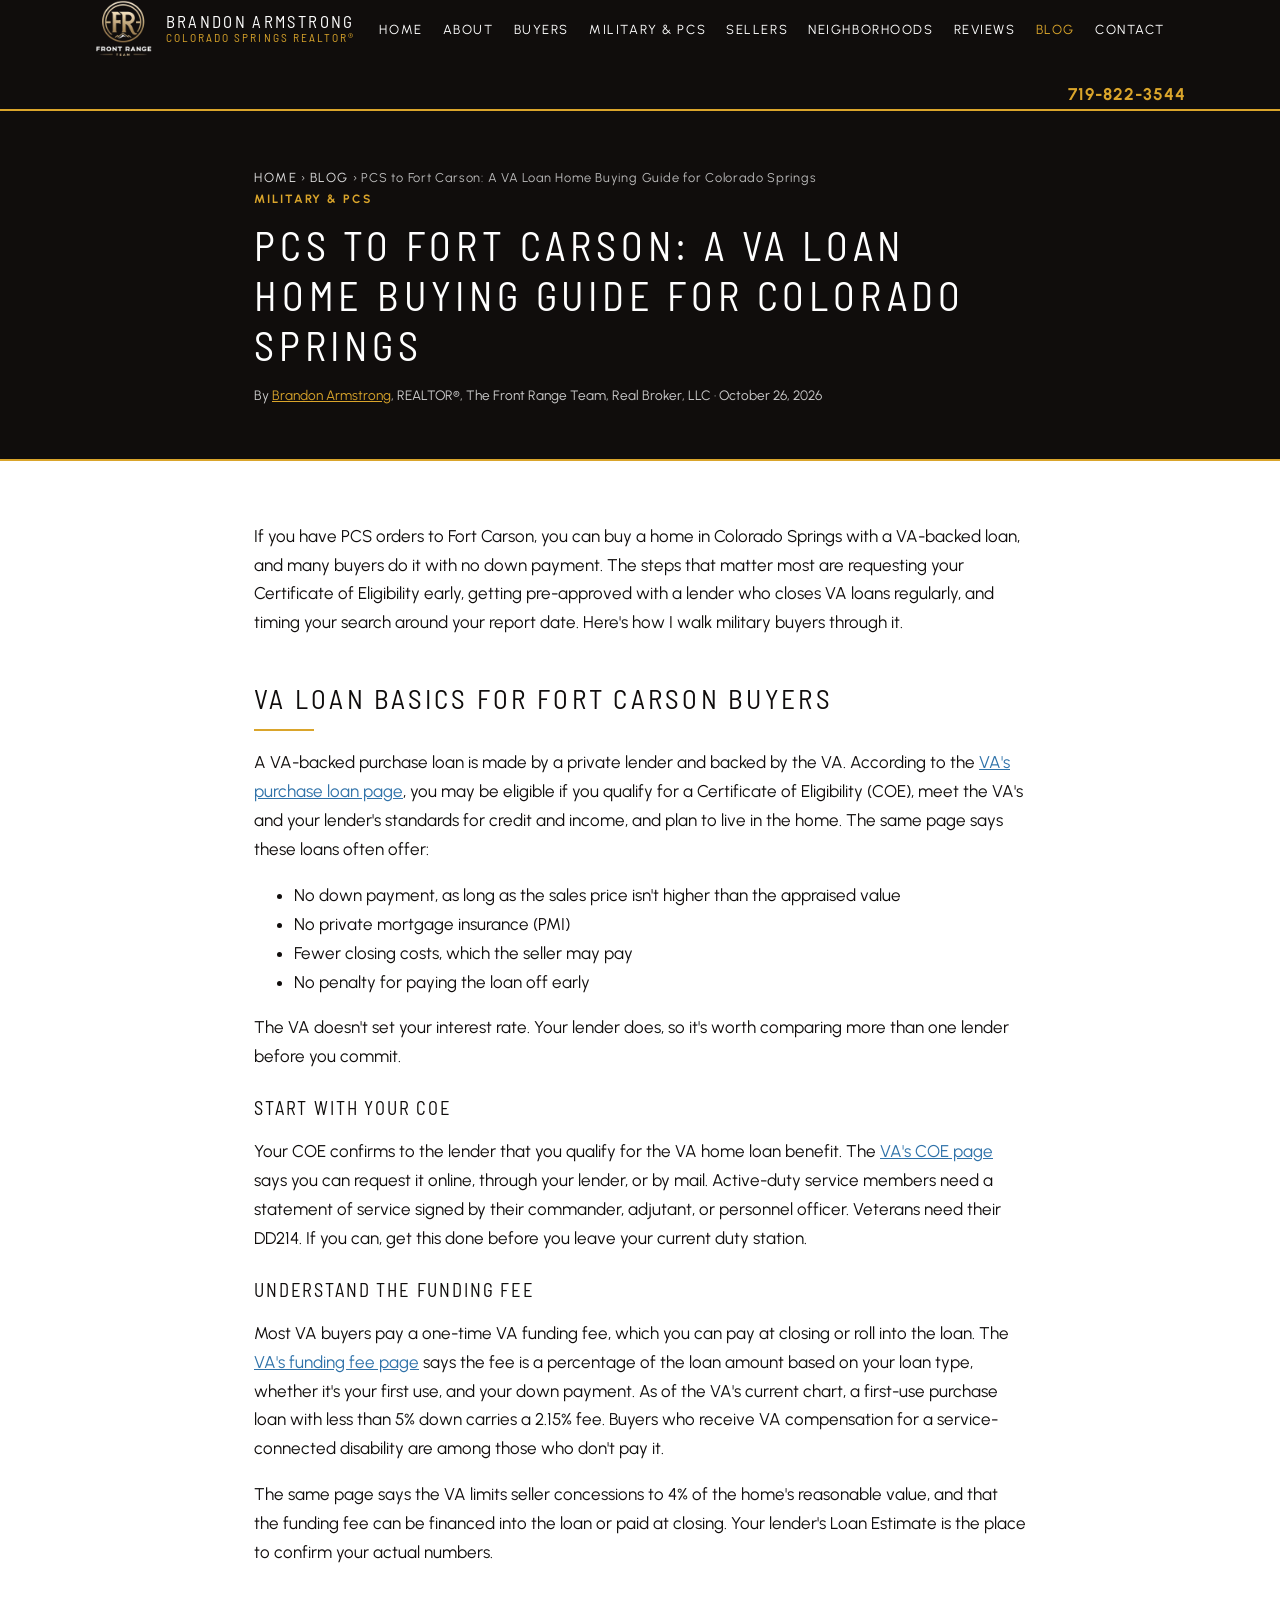
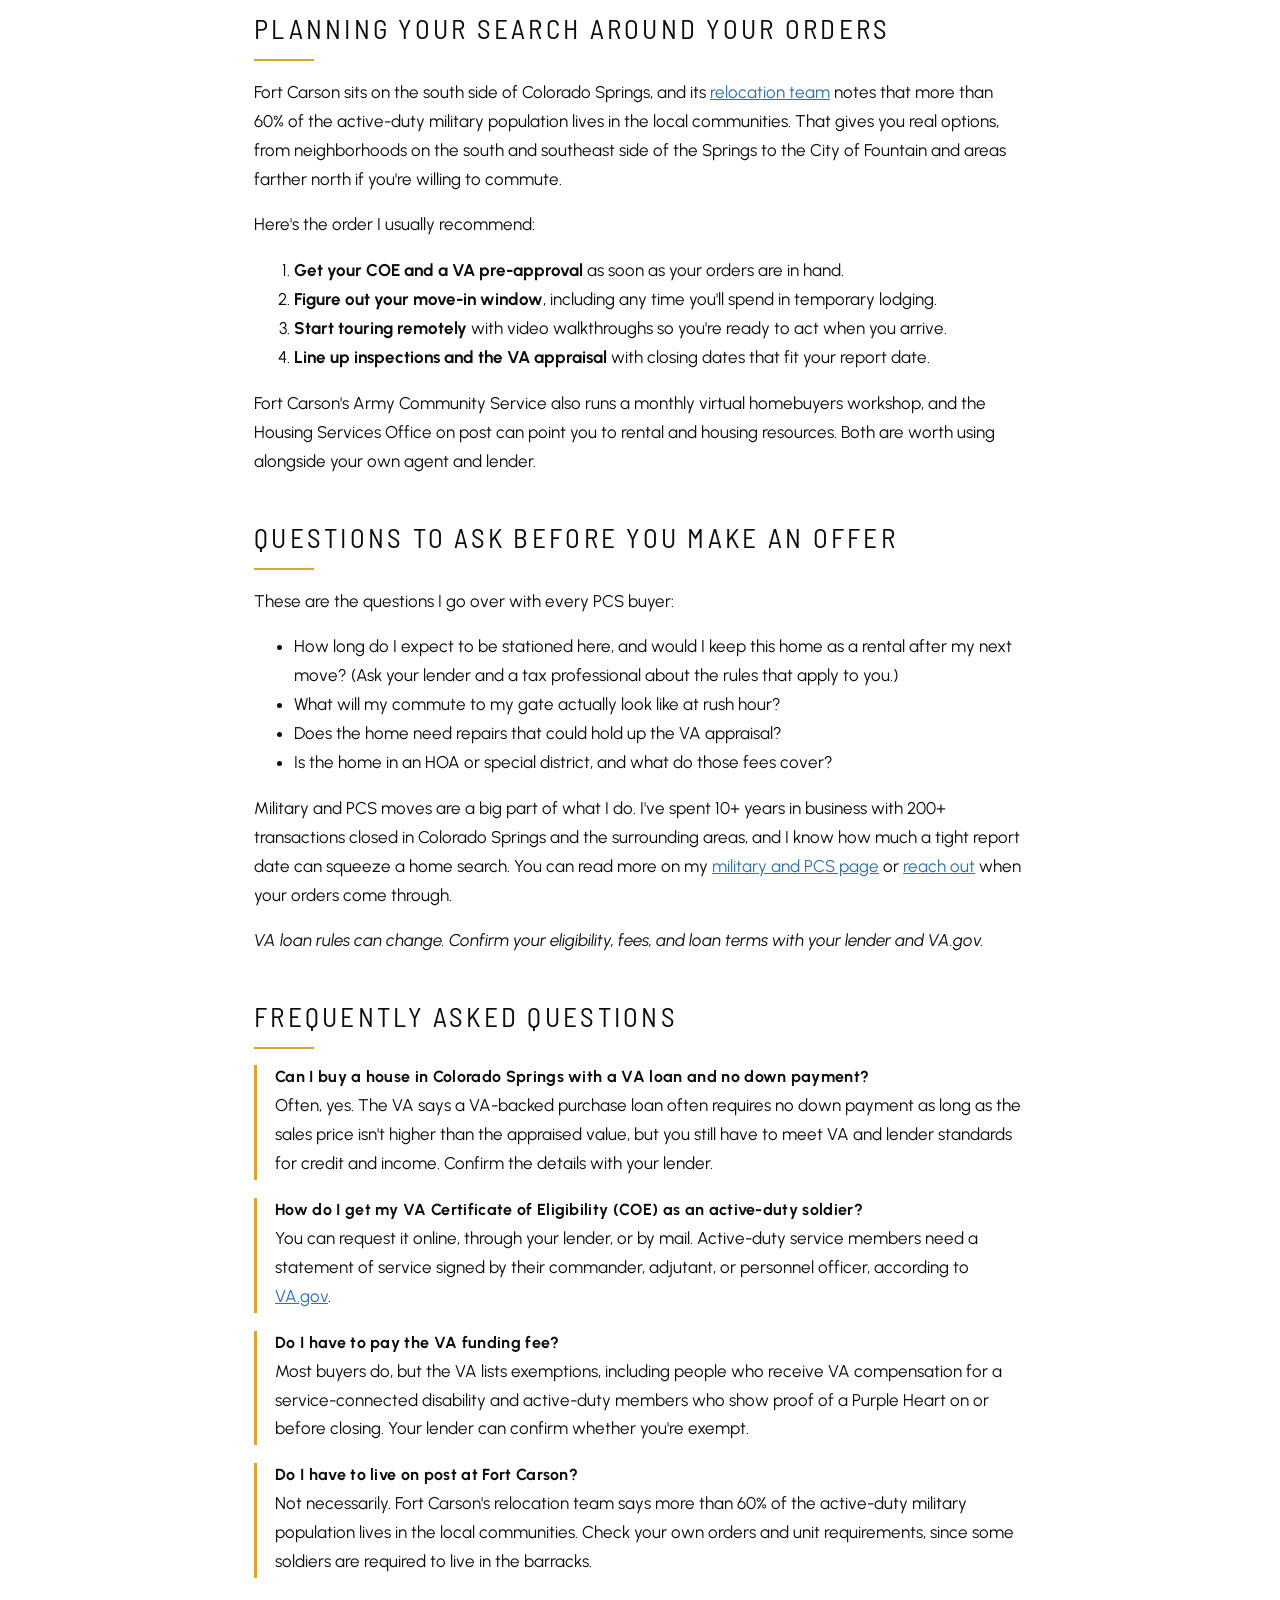
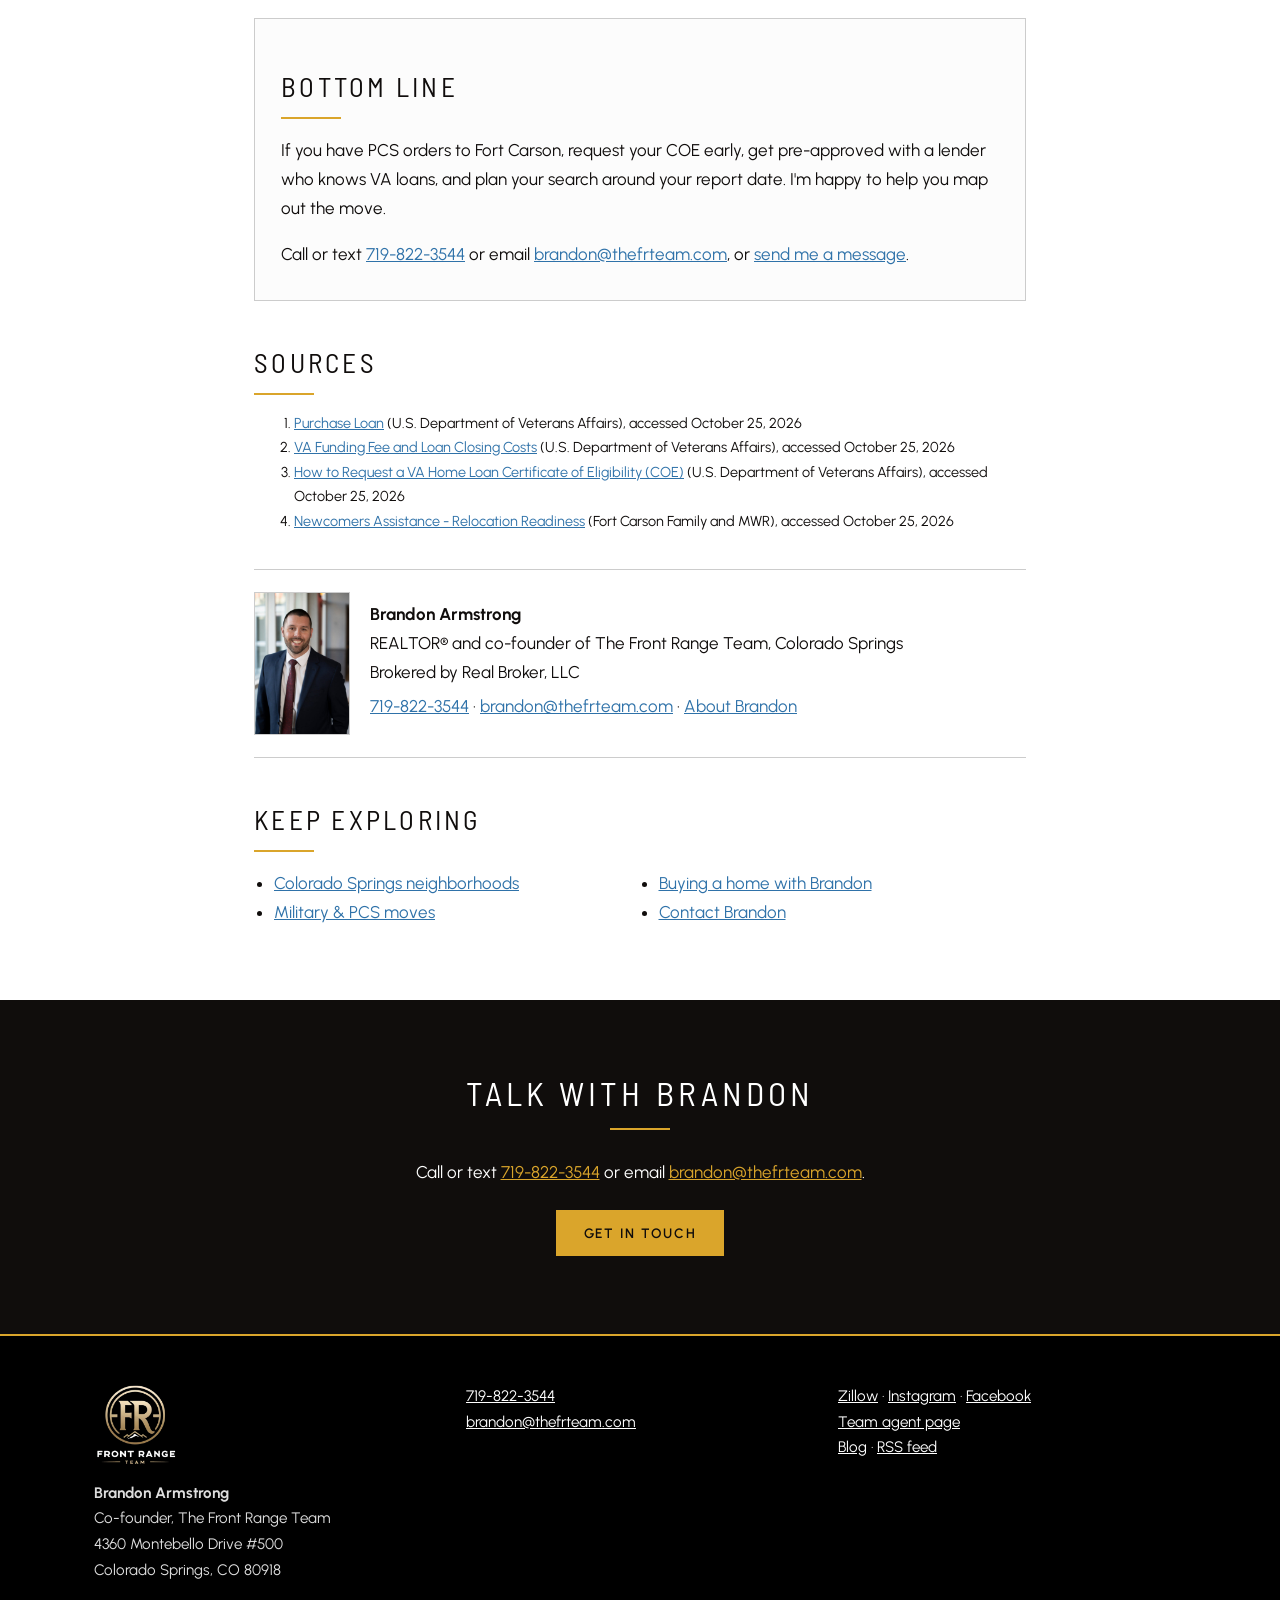
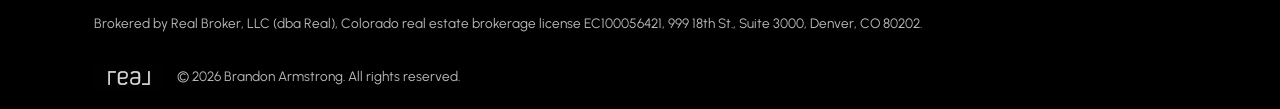
<file: blog/pcs-to-fort-carson-va-loan-buying-guide.html>
<!doctype html>
<html lang="en"><head><meta charset="utf-8"><meta name="viewport" content="width=device-width,initial-scale=1">
<title>PCS to Fort Carson: A VA Loan Home Buying Guide for Colorado Springs | Brandon Armstrong</title><meta name="description" content="Moving to Fort Carson on PCS orders? Learn how VA loans, the COE, and the funding fee work, and how to time a Colorado Springs home search to your orders."><link rel="canonical" href="https://brandonarmstrongrealtor.com/blog/pcs-to-fort-carson-va-loan-buying-guide.html"><link rel="alternate" type="application/rss+xml" title="Brandon Armstrong Blog" href="https://brandonarmstrongrealtor.com/blog/feed.xml">
<meta property="og:type" content="article"><meta property="og:title" content="PCS to Fort Carson: A VA Loan Home Buying Guide for Colorado Springs | Brandon Armstrong"><meta property="og:description" content="Moving to Fort Carson on PCS orders? Learn how VA loans, the COE, and the funding fee work, and how to time a Colorado Springs home search to your orders."><meta property="og:url" content="https://brandonarmstrongrealtor.com/blog/pcs-to-fort-carson-va-loan-buying-guide.html"><meta property="og:site_name" content="Brandon Armstrong, Realtor">
<!-- TODO: add og:image once Brandon supplies a licensed headshot/photo -->
<link rel="icon" href="/assets/favicon.png"><link rel="preconnect" href="https://fonts.googleapis.com"><link href="https://fonts.googleapis.com/css2?family=Urbanist:wght@300;400;600;700&family=Barlow+Semi+Condensed:wght@400;600&display=swap" rel="stylesheet"><link rel="stylesheet" href="/assets/style.css"><script type="application/ld+json">{"@context": "https://schema.org", "@type": "BlogPosting", "headline": "PCS to Fort Carson: A VA Loan Home Buying Guide for Colorado Springs", "description": "Moving to Fort Carson on PCS orders? Learn how VA loans, the COE, and the funding fee work, and how to time a Colorado Springs home search to your orders.", "datePublished": "2026-10-26", "dateModified": "2026-10-26", "author": {"@type": "Person", "name": "Brandon Armstrong", "jobTitle": "REALTOR®", "url": "https://brandonarmstrongrealtor.com/about.html", "telephone": "+1-719-822-3544", "email": "brandon@thefrteam.com", "worksFor": {"@type": "Organization", "name": "The Front Range Team", "address": {"@type": "PostalAddress", "streetAddress": "4360 Montebello Drive #500", "addressLocality": "Colorado Springs", "addressRegion": "CO", "postalCode": "80918", "addressCountry": "US"}}, "areaServed": "Colorado Springs, CO"}, "publisher": {"@type": "Organization", "name": "The Front Range Team", "logo": {"@type": "ImageObject", "url": "https://brandonarmstrongrealtor.com/assets/frt-logo.png"}}, "mainEntityOfPage": {"@type": "WebPage", "@id": "https://brandonarmstrongrealtor.com/blog/pcs-to-fort-carson-va-loan-buying-guide.html"}, "url": "https://brandonarmstrongrealtor.com/blog/pcs-to-fort-carson-va-loan-buying-guide.html", "inLanguage": "en-US", "articleSection": "Military & PCS", "isPartOf": {"@type": "Blog", "@id": "https://brandonarmstrongrealtor.com/blog/", "name": "Brandon Armstrong Blog"}, "about": {"@type": "Place", "name": "Colorado Springs, Colorado"}, "wordCount": 746, "citation": [{"@type": "CreativeWork", "name": "Purchase Loan", "url": "https://www.va.gov/housing-assistance/home-loans/loan-types/purchase-loan/"}, {"@type": "CreativeWork", "name": "VA Funding Fee and Loan Closing Costs", "url": "https://www.va.gov/housing-assistance/home-loans/funding-fee-and-closing-costs/"}, {"@type": "CreativeWork", "name": "How to Request a VA Home Loan Certificate of Eligibility (COE)", "url": "https://www.va.gov/housing-assistance/home-loans/how-to-request-coe/"}, {"@type": "CreativeWork", "name": "Newcomers Assistance - Relocation Readiness", "url": "https://carson.armymwr.com/programs/newcomers"}], "keywords": "Fort Carson, PCS, VA loan, Certificate of Eligibility, VA funding fee, Colorado Springs, Fountain"}</script><script type="application/ld+json">{"@context": "https://schema.org", "@type": "FAQPage", "mainEntity": [{"@type": "Question", "name": "Can I buy a house in Colorado Springs with a VA loan and no down payment?", "acceptedAnswer": {"@type": "Answer", "text": "Often, yes. The VA says a VA-backed purchase loan often requires no down payment as long as the sales price isn't higher than the appraised value, but you still have to meet VA and lender standards for credit and income. Confirm the details with your lender."}}, {"@type": "Question", "name": "How do I get my VA Certificate of Eligibility (COE) as an active-duty soldier?", "acceptedAnswer": {"@type": "Answer", "text": "You can request it online, through your lender, or by mail. Active-duty service members need a statement of service signed by their commander, adjutant, or personnel officer, according to [VA.gov](https://www.va.gov/housing-assistance/home-loans/how-to-request-coe/)."}}, {"@type": "Question", "name": "Do I have to pay the VA funding fee?", "acceptedAnswer": {"@type": "Answer", "text": "Most buyers do, but the VA lists exemptions, including people who receive VA compensation for a service-connected disability and active-duty members who show proof of a Purple Heart on or before closing. Your lender can confirm whether you're exempt."}}, {"@type": "Question", "name": "Do I have to live on post at Fort Carson?", "acceptedAnswer": {"@type": "Answer", "text": "Not necessarily. Fort Carson's relocation team says more than 60% of the active-duty military population lives in the local communities. Check your own orders and unit requirements, since some soldiers are required to live in the barracks."}}]}</script><script type="application/ld+json">{"@context": "https://schema.org", "@type": "BreadcrumbList", "itemListElement": [{"@type": "ListItem", "position": 1, "name": "Home", "item": "https://brandonarmstrongrealtor.com/"}, {"@type": "ListItem", "position": 2, "name": "Blog", "item": "https://brandonarmstrongrealtor.com/blog/"}, {"@type": "ListItem", "position": 3, "name": "PCS to Fort Carson: A VA Loan Home Buying Guide for Colorado Springs", "item": "https://brandonarmstrongrealtor.com/blog/pcs-to-fort-carson-va-loan-buying-guide.html"}]}</script></head><body>
<a class="skip" href="#main">Skip to content</a>
<header class="site"><div class="wrap bar"><a class="brand" href="/"><img src="/assets/frt-logo.png" alt="The Front Range Team logo" width="84" height="56"><span class="bn">Brandon Armstrong<span>Colorado Springs REALTOR®</span></span></a>
<button class="menu" aria-expanded="false" aria-controls="nav">Menu</button>
<nav id="nav" aria-label="Main"><ul><li><a href="/">Home</a></li><li><a href="/about.html">About</a></li><li><a href="/buyers.html">Buyers</a></li><li><a href="/military-pcs.html">Military &amp; PCS</a></li><li><a href="/sellers.html">Sellers</a></li><li><a href="/neighborhoods.html">Neighborhoods</a></li><li><a href="/reviews.html">Reviews</a></li><li><a href="/blog/" aria-current="page">Blog</a></li><li><a href="/contact.html">Contact</a></li></ul></nav><a class="phone" href="tel:7198223544">719-822-3544</a></div></header>
<main id="main"><article class="post">
<header class="post-head"><div class="wrap narrow"><nav class="crumbs" aria-label="Breadcrumb"><a href="/">Home</a> › <a href="/blog/">Blog</a> › <span>PCS to Fort Carson: A VA Loan Home Buying Guide for Colorado Springs</span></nav>
<p class="post-cat"><a href="/blog/#cat-military-pcs">Military &amp; PCS</a></p><h1>PCS to Fort Carson: A VA Loan Home Buying Guide for Colorado Springs</h1>
<p class="post-meta">By <a href="/about.html" rel="author">Brandon Armstrong</a>, REALTOR®, The Front Range Team, Real Broker, LLC · <time datetime="2026-10-26">October 26, 2026</time></p></div></header>
<div class="wrap narrow post-body">

<p>If you have PCS orders to Fort Carson, you can buy a home in Colorado Springs with a VA-backed loan, and many buyers do it with no down payment. The steps that matter most are requesting your Certificate of Eligibility early, getting pre-approved with a lender who closes VA loans regularly, and timing your search around your report date. Here&#x27;s how I walk military buyers through it.</p>
<h2 id="va-loan-basics-for-fort-carson-buyers">VA loan basics for Fort Carson buyers</h2>
<p>A VA-backed purchase loan is made by a private lender and backed by the VA. According to the <a href="https://www.va.gov/housing-assistance/home-loans/loan-types/purchase-loan/" rel="noopener">VA&#x27;s purchase loan page</a>, you may be eligible if you qualify for a Certificate of Eligibility (COE), meet the VA&#x27;s and your lender&#x27;s standards for credit and income, and plan to live in the home. The same page says these loans often offer:</p>
<ul><li>No down payment, as long as the sales price isn&#x27;t higher than the appraised value</li><li>No private mortgage insurance (PMI)</li><li>Fewer closing costs, which the seller may pay</li><li>No penalty for paying the loan off early</li></ul>
<p>The VA doesn&#x27;t set your interest rate. Your lender does, so it&#x27;s worth comparing more than one lender before you commit.</p>
<h3 id="start-with-your-coe">Start with your COE</h3>
<p>Your COE confirms to the lender that you qualify for the VA home loan benefit. The <a href="https://www.va.gov/housing-assistance/home-loans/how-to-request-coe/" rel="noopener">VA&#x27;s COE page</a> says you can request it online, through your lender, or by mail. Active-duty service members need a statement of service signed by their commander, adjutant, or personnel officer. Veterans need their DD214. If you can, get this done before you leave your current duty station.</p>
<h3 id="understand-the-funding-fee">Understand the funding fee</h3>
<p>Most VA buyers pay a one-time VA funding fee, which you can pay at closing or roll into the loan. The <a href="https://www.va.gov/housing-assistance/home-loans/funding-fee-and-closing-costs/" rel="noopener">VA&#x27;s funding fee page</a> says the fee is a percentage of the loan amount based on your loan type, whether it&#x27;s your first use, and your down payment. As of the VA&#x27;s current chart, a first-use purchase loan with less than 5% down carries a 2.15% fee. Buyers who receive VA compensation for a service-connected disability are among those who don&#x27;t pay it.</p>
<p>The same page says the VA limits seller concessions to 4% of the home&#x27;s reasonable value, and that the funding fee can be financed into the loan or paid at closing. Your lender&#x27;s Loan Estimate is the place to confirm your actual numbers.</p>
<h2 id="planning-your-search-around-your-orders">Planning your search around your orders</h2>
<p>Fort Carson sits on the south side of Colorado Springs, and its <a href="https://carson.armymwr.com/programs/newcomers" rel="noopener">relocation team</a> notes that more than 60% of the active-duty military population lives in the local communities. That gives you real options, from neighborhoods on the south and southeast side of the Springs to the City of Fountain and areas farther north if you&#x27;re willing to commute.</p>
<p>Here&#x27;s the order I usually recommend:</p>
<ol><li><strong>Get your COE and a VA pre-approval</strong> as soon as your orders are in hand.</li><li><strong>Figure out your move-in window</strong>, including any time you&#x27;ll spend in temporary lodging.</li><li><strong>Start touring remotely</strong> with video walkthroughs so you&#x27;re ready to act when you arrive.</li><li><strong>Line up inspections and the VA appraisal</strong> with closing dates that fit your report date.</li></ol>
<p>Fort Carson&#x27;s Army Community Service also runs a monthly virtual homebuyers workshop, and the Housing Services Office on post can point you to rental and housing resources. Both are worth using alongside your own agent and lender.</p>
<h2 id="questions-to-ask-before-you-make-an-offer">Questions to ask before you make an offer</h2>
<p>These are the questions I go over with every PCS buyer:</p>
<ul><li>How long do I expect to be stationed here, and would I keep this home as a rental after my next move? (Ask your lender and a tax professional about the rules that apply to you.)</li><li>What will my commute to my gate actually look like at rush hour?</li><li>Does the home need repairs that could hold up the VA appraisal?</li><li>Is the home in an HOA or special district, and what do those fees cover?</li></ul>
<p>Military and PCS moves are a big part of what I do. I&#x27;ve spent 10+ years in business with 200+ transactions closed in Colorado Springs and the surrounding areas, and I know how much a tight report date can squeeze a home search. You can read more on my <a href="/military-pcs.html">military and PCS page</a> or <a href="/contact.html">reach out</a> when your orders come through.</p>
<p><em>VA loan rules can change. Confirm your eligibility, fees, and loan terms with your lender and VA.gov.</em></p>
<section class="post-faq" aria-labelledby="faq"><h2 id="faq">Frequently asked questions</h2><div class="faq-item"><h3>Can I buy a house in Colorado Springs with a VA loan and no down payment?</h3><p>Often, yes. The VA says a VA-backed purchase loan often requires no down payment as long as the sales price isn&#x27;t higher than the appraised value, but you still have to meet VA and lender standards for credit and income. Confirm the details with your lender.</p></div><div class="faq-item"><h3>How do I get my VA Certificate of Eligibility (COE) as an active-duty soldier?</h3><p>You can request it online, through your lender, or by mail. Active-duty service members need a statement of service signed by their commander, adjutant, or personnel officer, according to <a href="https://www.va.gov/housing-assistance/home-loans/how-to-request-coe/" rel="noopener">VA.gov</a>.</p></div><div class="faq-item"><h3>Do I have to pay the VA funding fee?</h3><p>Most buyers do, but the VA lists exemptions, including people who receive VA compensation for a service-connected disability and active-duty members who show proof of a Purple Heart on or before closing. Your lender can confirm whether you&#x27;re exempt.</p></div><div class="faq-item"><h3>Do I have to live on post at Fort Carson?</h3><p>Not necessarily. Fort Carson&#x27;s relocation team says more than 60% of the active-duty military population lives in the local communities. Check your own orders and unit requirements, since some soldiers are required to live in the barracks.</p></div></section>
<section class="post-bottom" aria-labelledby="bottom-line"><h2 id="bottom-line">Bottom Line</h2><p>If you have PCS orders to Fort Carson, request your COE early, get pre-approved with a lender who knows VA loans, and plan your search around your report date. I&#x27;m happy to help you map out the move.</p>
<p>Call or text <a href="tel:7198223544">719-822-3544</a> or email <a href="mailto:brandon@thefrteam.com">brandon@thefrteam.com</a>, or <a href="/contact.html">send me a message</a>.</p></section>
<section class="post-sources" aria-labelledby="sources"><h2 id="sources">Sources</h2><ol><li><a href="https://www.va.gov/housing-assistance/home-loans/loan-types/purchase-loan/" rel="noopener">Purchase Loan</a> (U.S. Department of Veterans Affairs), accessed October 25, 2026</li><li><a href="https://www.va.gov/housing-assistance/home-loans/funding-fee-and-closing-costs/" rel="noopener">VA Funding Fee and Loan Closing Costs</a> (U.S. Department of Veterans Affairs), accessed October 25, 2026</li><li><a href="https://www.va.gov/housing-assistance/home-loans/how-to-request-coe/" rel="noopener">How to Request a VA Home Loan Certificate of Eligibility (COE)</a> (U.S. Department of Veterans Affairs), accessed October 25, 2026</li><li><a href="https://carson.armymwr.com/programs/newcomers" rel="noopener">Newcomers Assistance - Relocation Readiness</a> (Fort Carson Family and MWR), accessed October 25, 2026</li></ol></section>
<div class="author-box"><img src="/assets/brandon-armstrong.jpg" alt="Brandon Armstrong" width="96" height="144" loading="lazy"><div><p><strong>Brandon Armstrong</strong><br>REALTOR® and co-founder of The Front Range Team, Colorado Springs<br>Brokered by Real Broker, LLC</p><p><a href="tel:7198223544">719-822-3544</a> · <a href="mailto:brandon@thefrteam.com">brandon@thefrteam.com</a> · <a href="/about.html">About Brandon</a></p></div></div>
<aside class="post-related"><h2>Keep exploring</h2><ul>
<li><a href="/neighborhoods.html">Colorado Springs neighborhoods</a></li>
<li><a href="/military-pcs.html">Military &amp; PCS moves</a></li>
<li><a href="/buyers.html">Buying a home with Brandon</a></li>
<li><a href="/contact.html">Contact Brandon</a></li></ul></aside></div></article><section class="cta"><div class="wrap"><h2>Talk with Brandon</h2><p>Call or text <a href="tel:7198223544">719-822-3544</a> or email <a href="mailto:brandon@thefrteam.com">brandon@thefrteam.com</a>.</p><a class="btn" href="/contact.html">Get in touch</a></div></section></main>
<footer class="site"><div class="wrap cols"><div><img class="flogo" src="/assets/frt-logo.png" alt="The Front Range Team logo" width="120" height="80" loading="lazy"><br><strong>Brandon Armstrong</strong><br>Co-founder, The Front Range Team<br>4360 Montebello Drive #500<br>Colorado Springs, CO 80918</div>
<div><a href="tel:7198223544">719-822-3544</a><br><a href="mailto:brandon@thefrteam.com">brandon@thefrteam.com</a></div>
<div><a href="https://www.zillow.com/profile/brandonarmstrongco" rel="noopener">Zillow</a> · <a href="https://www.instagram.com/mrbearmstrong/" rel="noopener">Instagram</a> · <a href="https://www.facebook.com/mrbrandonarmstrong" rel="noopener">Facebook</a><br><a href="https://coloradospringshomesearches.com/brandon-armstrong/" rel="noopener">Team agent page</a><br><a href="/blog/">Blog</a> · <a href="/blog/feed.xml">RSS feed</a></div></div>
<p class="wrap small brokerage">Brokered by Real Broker, LLC (dba Real), Colorado real estate brokerage license EC100056421, 999 18th St., Suite 3000, Denver, CO 80202.</p>
<p class="wrap small"><img src="/assets/real-logo.jpg" alt="Real Broker logo" height="30" loading="lazy" class="rlogo"> &copy; <span id="y">2026</span> Brandon Armstrong. All rights reserved.</p></footer>
<script src="/assets/site.js" defer></script></body></html>
</file>
<file: assets/style.css>
/* Palette taken from coloradospringshomesearches.com CSS */
:root{--dark:#100D0C;--gold:#DAA52B;--gold-hi:#FFAB00;--blue:#2F72A9;--white:#FFFFFF;--off:#FCFCFC;--line:#CCCCCC;--black:#000000}
*{box-sizing:border-box}
body{margin:0;font:17px/1.7 "Urbanist",system-ui,sans-serif;color:var(--dark);background:var(--white)}
h1,h2,h3{font-family:"Barlow Semi Condensed","Urbanist",sans-serif;font-weight:400;text-transform:uppercase;letter-spacing:.12em;line-height:1.25}
h2{text-align:center;font-size:clamp(1.5rem,3vw,2.1rem);margin:0 0 28px;color:var(--dark)}
h2:after{content:"";display:block;width:60px;height:2px;background:var(--gold);margin:14px auto 0}
h3{font-size:1.15rem;letter-spacing:.1em}
a{color:var(--blue)}a:hover{color:var(--gold)}
.wrap{max-width:1140px;margin:auto;padding:0 24px}
.skip{position:absolute;left:-999px}.skip:focus{left:10px;top:10px;background:#fff;padding:8px;z-index:9}
header.site{background:var(--dark);color:var(--white);position:sticky;top:0;z-index:5;border-bottom:2px solid var(--gold)}
.bar{display:flex;align-items:center;gap:24px;min-height:80px;flex-wrap:wrap}
.brand{display:flex;align-items:center;gap:14px;color:var(--white);text-decoration:none}
.brand img{height:56px;width:auto}.bn{font-family:"Barlow Semi Condensed";text-transform:uppercase;letter-spacing:.14em;font-size:1.05rem;line-height:1.2}
.bn span{display:block;font-size:.72rem;color:var(--gold);letter-spacing:.18em}
nav ul{list-style:none;display:flex;gap:20px;margin:0;padding:0;flex-wrap:wrap}
nav a{color:var(--white);text-decoration:none;font-size:.82rem;text-transform:uppercase;letter-spacing:.12em}
nav a[aria-current],nav a:hover{color:var(--gold)}
.phone{margin-left:auto;color:var(--gold);font-weight:700;text-decoration:none;letter-spacing:.06em}
.menu{display:none}
.hero{background-size:cover;background-position:center;color:var(--white);padding:130px 0 120px;text-align:center}
.hero h1{font-size:clamp(1.8rem,4.2vw,3rem);margin:0 auto 18px;max-width:900px;color:var(--white)}
.lead{font-size:1.15rem;max-width:720px;margin:0 auto 18px}
section{padding:72px 0}section.alt{background:var(--off);border-top:1px solid #eee;border-bottom:1px solid #eee}
.btn{display:inline-block;background:var(--gold);color:var(--dark);padding:13px 26px;text-decoration:none;font-weight:600;border:2px solid var(--gold);cursor:pointer;font:600 .85rem "Urbanist";text-transform:uppercase;letter-spacing:.14em;margin:6px}
.btn:hover{background:var(--gold-hi);border-color:var(--gold-hi);color:var(--dark)}
.btn.ghost{background:transparent;color:var(--white);border-color:var(--white)}.btn.ghost:hover{border-color:var(--gold);color:var(--gold)}
a:focus-visible,.btn:focus-visible,button:focus-visible{outline:3px solid var(--gold-hi);outline-offset:3px}
.proof{list-style:none;padding:0;display:grid;grid-template-columns:repeat(auto-fit,minmax(230px,1fr));gap:20px;margin:0}
.proof li{border:1px solid var(--line);padding:26px 22px;text-align:center;background:var(--white)}
.proof strong{display:block;font:400 2rem "Barlow Semi Condensed";color:var(--gold);letter-spacing:.06em;margin-bottom:6px}
.cards{display:grid;grid-template-columns:repeat(auto-fit,minmax(280px,1fr));gap:28px}
.card{border:1px solid var(--line);padding:26px;background:var(--white);text-align:center}
.card h3{margin-top:0}.card a:not(.btn){display:inline-block;margin-top:6px;text-transform:uppercase;letter-spacing:.12em;font-size:.82rem;font-weight:600;text-decoration:none;border:1px solid var(--blue);padding:8px 16px}
.card.photo{padding:0 0 22px}.card.photo img{width:100%;height:220px;object-fit:cover;display:block;margin-bottom:16px}.card.photo h3,.card.photo p{padding:0 20px}
.split{display:grid;grid-template-columns:3fr 2fr;gap:56px;align-items:center}
.split h2{text-align:left}.split h2:after{margin-left:0}
img.headshot{width:100%;height:auto;display:block;border:1px solid var(--line);box-shadow:14px 14px 0 var(--gold)}
.steps{max-width:820px;margin:auto}.steps li{margin-bottom:12px}
.list{columns:2;max-width:600px}
.cta{background:var(--dark);color:var(--white);text-align:center}.cta h2{color:var(--white)}.cta a:not(.btn){color:var(--gold)}
.form label{display:block;margin-bottom:14px;font-weight:600}
.form input,.form select,.form textarea{display:block;width:100%;padding:11px;font:inherit;border:1px solid var(--line);margin-top:4px;background:var(--white)}
footer.site{background:var(--black);color:#ddd;padding:48px 0 16px;font-size:.95rem;border-top:2px solid var(--gold)}
footer a{color:var(--white)}footer a:hover{color:var(--gold)}
.flogo{height:80px;width:auto;margin-bottom:8px}.rlogo{vertical-align:middle;margin-right:10px}
.cols{display:grid;grid-template-columns:repeat(auto-fit,minmax(220px,1fr));gap:24px}.small{font-size:.85rem;opacity:.85;margin-top:28px}
@media(max-width:860px){.menu{display:block;margin-left:auto;background:none;color:var(--white);border:1px solid var(--gold);padding:6px 14px;font:600 .8rem "Urbanist";text-transform:uppercase;letter-spacing:.12em}
nav{width:100%;display:none}nav.open{display:block}nav ul{flex-direction:column;gap:0;padding-bottom:10px}nav a{display:block;padding:9px 0}
.phone{margin-left:0;order:3;width:100%;padding-bottom:10px}.split{grid-template-columns:1fr;gap:32px}.hero{padding:80px 0 70px}section{padding:52px 0}.list{columns:1}.brand img{height:44px}}
/* Home hero background video (from coloradospringshomesearches.com) */
.hero.has-video{position:relative;overflow:hidden;background:var(--dark) url(/assets/hero-poster.jpg) center/cover;min-height:min(78vh,640px);display:flex;align-items:center}
.hero-video{position:absolute;inset:0;width:100%;height:100%;object-fit:cover;z-index:0}
.hero-overlay{position:absolute;inset:0;background:linear-gradient(rgba(16,13,12,.55),rgba(16,13,12,.72));z-index:1}
.hero.has-video .wrap{position:relative;z-index:2;width:100%}
@media(prefers-reduced-motion:reduce){.hero-video{display:none}}
/* Blog */
.narrow{max-width:820px}.center{text-align:center}
.chips{display:flex;flex-wrap:wrap;gap:10px;justify-content:center;margin-bottom:40px}
.chip{border:1px solid var(--blue);padding:6px 14px;text-decoration:none;font-size:.8rem;text-transform:uppercase;letter-spacing:.12em;font-weight:600}
.post-list{list-style:none;padding:0;margin:0 0 48px;display:grid;gap:22px}
.post-card{border:1px solid var(--line);padding:24px 26px;background:var(--white)}
.post-card h3{margin:4px 0 6px;font-size:1.25rem}.post-card h3 a{color:var(--dark);text-decoration:none}.post-card h3 a:hover{color:var(--gold)}
.post-cat{margin:0;font-size:.75rem;text-transform:uppercase;letter-spacing:.16em;font-weight:700;color:var(--gold)}.post-cat a{color:var(--gold);text-decoration:none}
.post-meta{font-size:.85rem;color:#666;margin:0 0 8px}
.cat-list{max-width:820px;margin:0 auto 40px}
.post-head{background:var(--dark);color:var(--white);padding:56px 0 44px;border-bottom:2px solid var(--gold)}
.post-head h1{font-size:clamp(1.6rem,3.6vw,2.5rem);margin:10px 0 14px;color:var(--white)}
.post-head .post-meta{color:#ccc}.post-head a{color:var(--gold)}
.crumbs{font-size:.8rem;color:#bbb;letter-spacing:.06em}.crumbs a{color:#ddd}
.post-body{padding-top:44px;padding-bottom:56px}
.post-body h2{text-align:left;margin:44px 0 16px;font-size:clamp(1.3rem,2.6vw,1.7rem)}.post-body h2:after{margin-left:0}
.post-body h3{margin:26px 0 8px}.post-img{width:100%;height:auto;margin-bottom:24px;border:1px solid var(--line)}
.faq-item{border-left:3px solid var(--gold);padding:2px 0 2px 18px;margin-bottom:18px}.faq-item h3{margin:0 0 4px;font-size:1rem;text-transform:none;letter-spacing:.02em;font-family:"Urbanist",sans-serif;font-weight:700}.faq-item p{margin:0}
.post-bottom{background:var(--off);border:1px solid var(--line);padding:6px 26px 14px;margin-top:40px}
.post-sources ol{font-size:.9rem}
.author-box{display:flex;gap:20px;align-items:center;border-top:1px solid var(--line);border-bottom:1px solid var(--line);padding:22px 0;margin:36px 0}
.author-box img{width:96px;height:auto;border:1px solid var(--line)}.author-box p{margin:0 0 6px}
.post-related ul{columns:2;padding-left:20px}
.sample-banner{background:#b00020;color:#fff;text-align:center;font-weight:700;letter-spacing:.08em;margin:0;padding:10px}
@media(max-width:860px){.post-related ul{columns:1}.author-box{flex-direction:column;align-items:flex-start}}
.post-body section{padding:0}.post-body .post-bottom{padding:6px 26px 14px}
.brokerage{margin-bottom:0}
</file>
